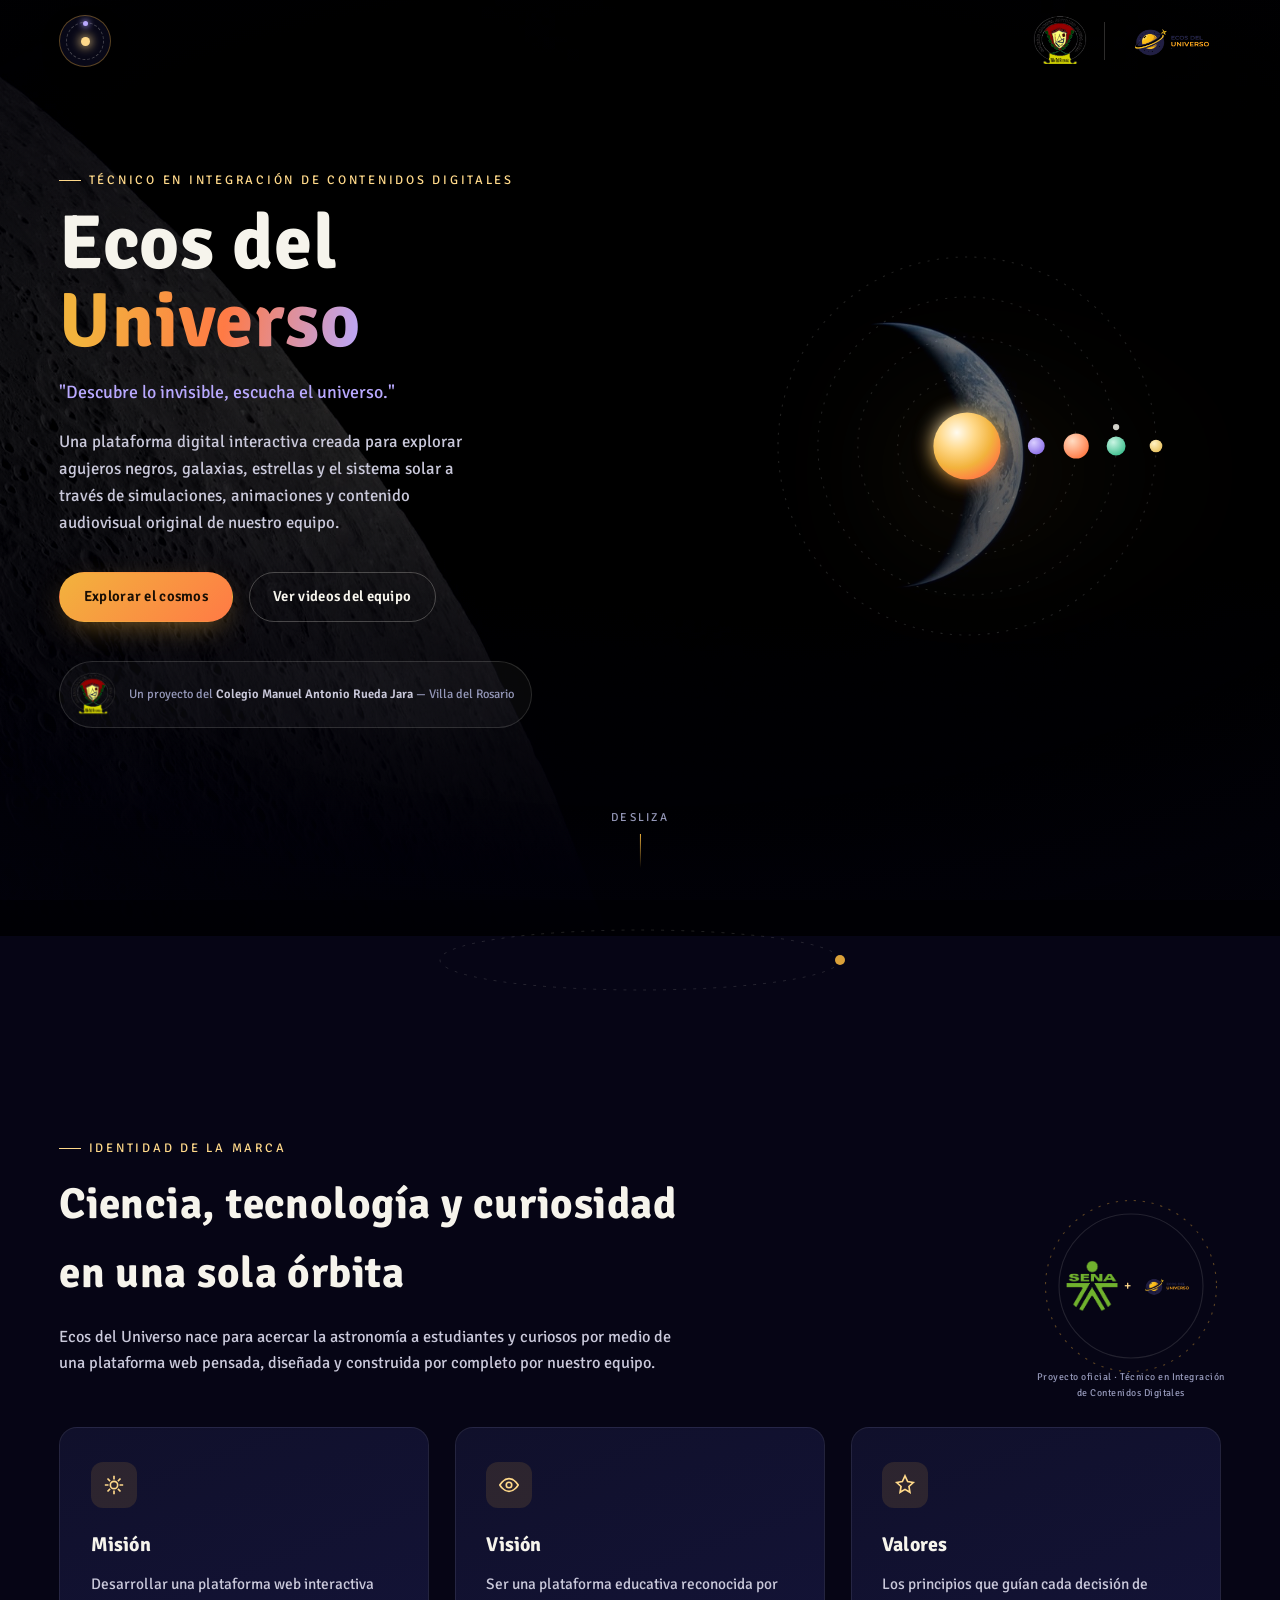
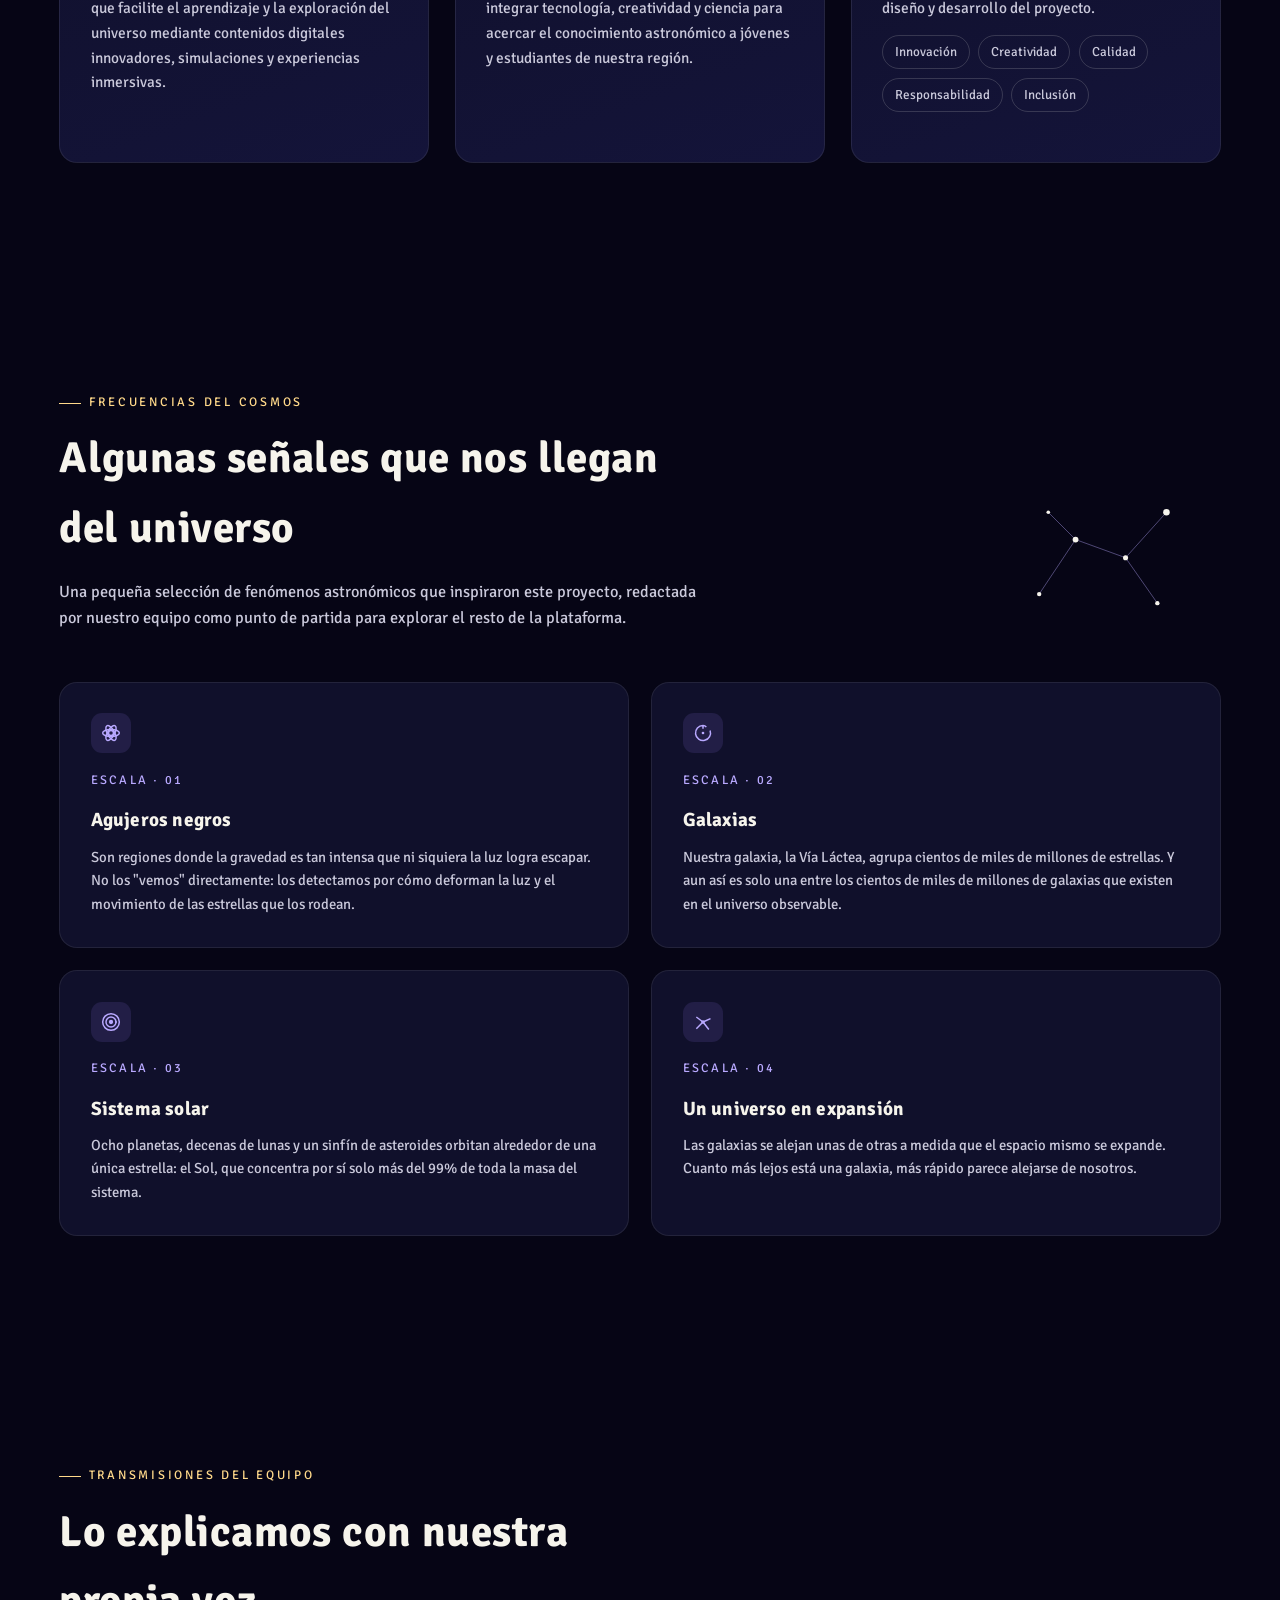
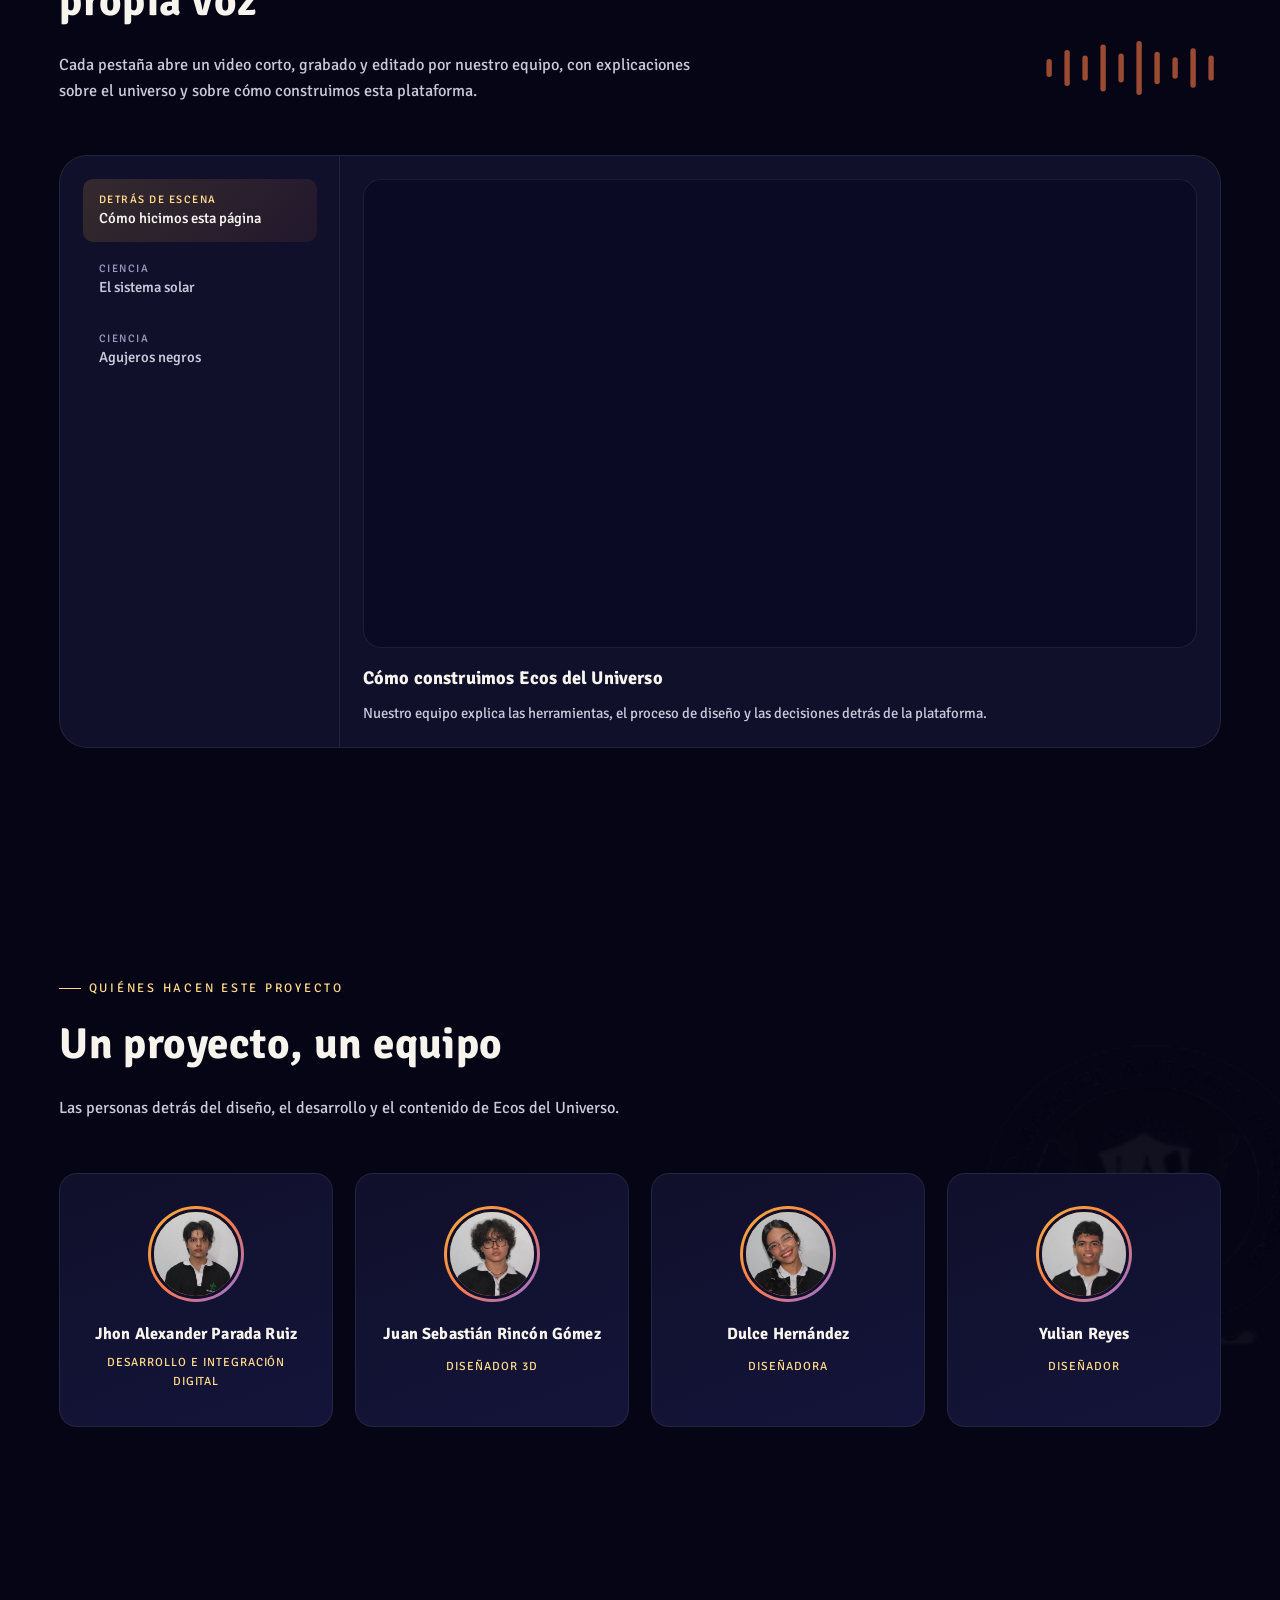
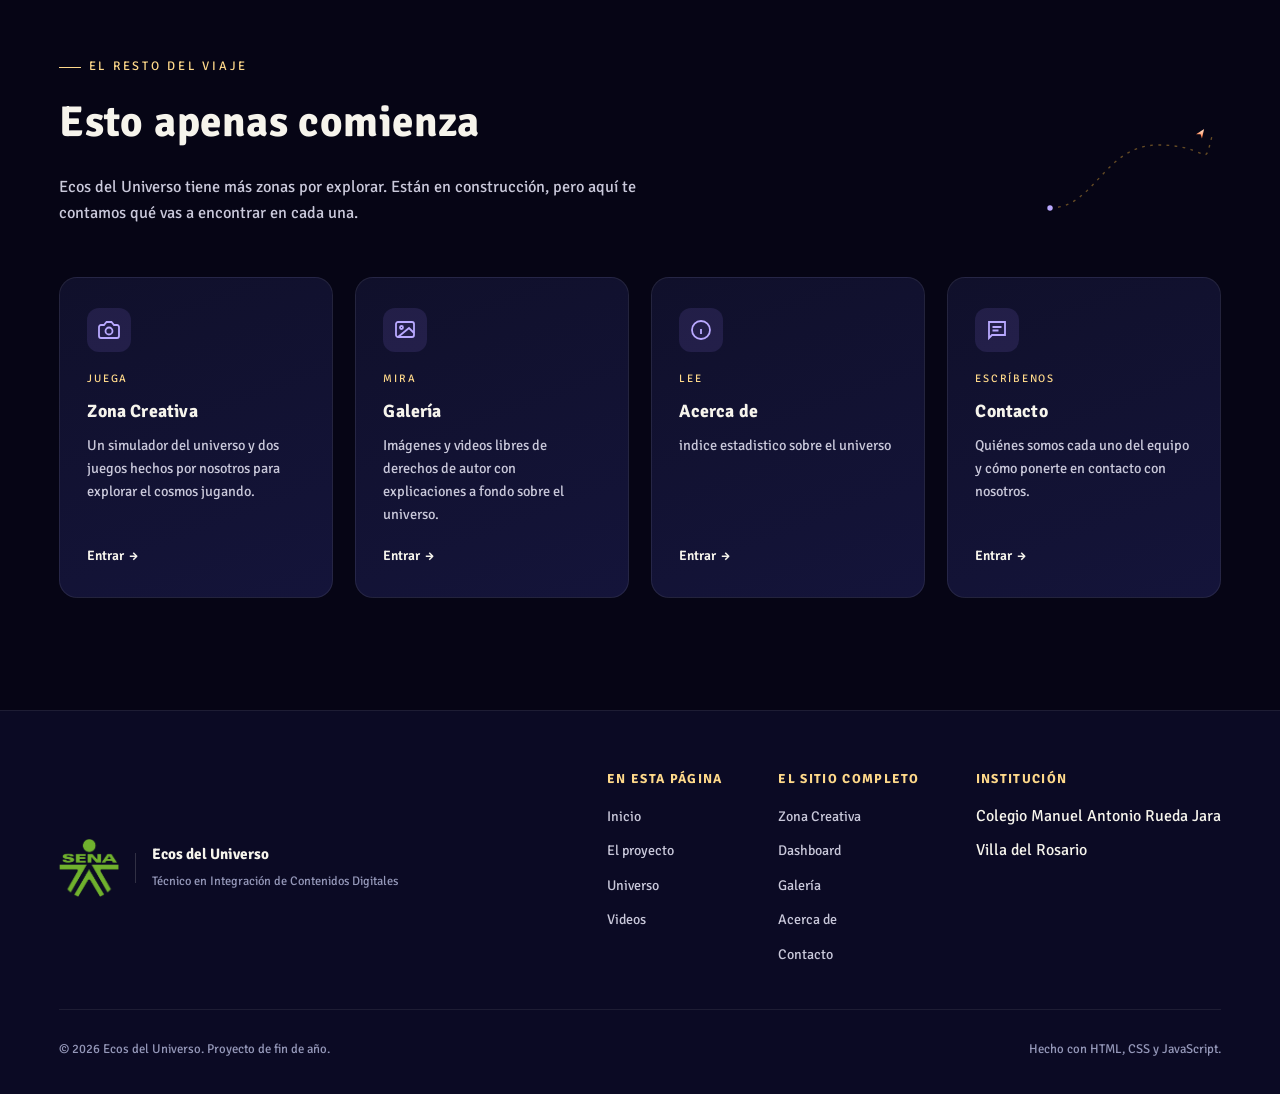
<file: index.html>
<!DOCTYPE html>
<html lang="es">
<head>
<meta charset="UTF-8">
<meta name="viewport" content="width=device-width, initial-scale=1.0">
<title>Ecos del Universo | Exploración Digital del Cosmos</title>
<meta name="description" content="Ecos del Universo: plataforma educativa interactiva para explorar galaxias, agujeros negros y el sistema solar. Proyecto del Colegio Manuel Antonio Rueda Jara.">
<link rel="icon" href="Imagenes/logo-removebg-preview.png">
<link rel="stylesheet" href="index.css">
    <link rel="icon" type="image/png" href="Imagenes/logo-removebg-preview.png">
</head>
<body>

<canvas id="estrellas"></canvas>
<div class="fondo-inmersivo" aria-hidden="true">
  <div class="fondo-capa is-activa" data-fondo="hero" style="background-image:url('Imagenes/nasa1.jpg')"></div>
  <div class="fondo-capa" data-fondo="proyecto" style="background-image:url('Imagenes/nasa2.jpg')"></div>
  <div class="fondo-capa" data-fondo="universo" style="background-image:url('Imagenes/nasa3.jpg')"></div>
  <div class="fondo-capa" data-fondo="videos" style="background-image:url('Imagenes/nasa4.jpg')"></div>
  <div class="fondo-capa" data-fondo="equipo" style="background-image:url('Imagenes/nasa5.webp')"></div>
</div>
<div class="grano" aria-hidden="true"></div>

<!-- ============ NAVEGACIÓN ============ -->
<nav class="nav">
  <div class="wrap nav__inner">
    <!-- Menú de escritorio: botón orbital -->
    <div class="nav__orbital">
      <button class="nav__orb" id="navOrb" aria-label="Abrir menú de navegación" aria-expanded="false" aria-controls="navRadial">
        <span class="nav__orb-core"></span>
        <span class="nav__orb-sat"></span>
      </button>
      <div class="nav__radial" id="navRadial">
        <a href="index.html" class="nav__radial-item is-active" style="--i:0">
          <svg viewBox="0 0 24 24" fill="none" stroke="currentColor" stroke-width="1.8" stroke-linecap="round" stroke-linejoin="round"><path d="M3 11.5 12 4l9 7.5"/><path d="M5 10v9h14v-9"/><path d="M9.5 19v-5.5h5V19"/></svg>
          <span>Inicio</span>
        </a>
        <a href="Zona Creativa.html" class="nav__radial-item" style="--i:1">
          <svg viewBox="0 0 24 24" fill="none" stroke="currentColor" stroke-width="1.8" stroke-linecap="round" stroke-linejoin="round"><path d="M12 3a9 9 0 1 0 9 9c0-1-.8-1.6-1.8-1.6h-2.1A2.1 2.1 0 0 1 15 8.3V7c0-1.5-1.3-2.6-3-4Z"/><circle cx="8.2" cy="11" r="1"/><circle cx="12" cy="7.8" r="1"/><circle cx="15.5" cy="12" r="1"/><circle cx="9.3" cy="15" r="1"/></svg>
          <span>Zona Creativa</span>
        </a>
        <a href="Dasaboard.html" class="nav__radial-item" style="--i:2">
          <svg viewBox="0 0 24 24" fill="none" stroke="currentColor" stroke-width="1.8" stroke-linecap="round" stroke-linejoin="round"><path d="M4 20V10M12 20V4M20 20v-7"/></svg>
          <span>Dashboard</span>
        </a>
        <a href="Galeria.html" class="nav__radial-item" style="--i:3">
          <svg viewBox="0 0 24 24" fill="none" stroke="currentColor" stroke-width="1.8" stroke-linecap="round" stroke-linejoin="round"><rect x="3.5" y="4.5" width="17" height="15" rx="2.5"/><circle cx="8.5" cy="9.5" r="1.5"/><path d="m5 17 4.5-5 3 3 3.5-4.5L20 16"/></svg>
          <span>Galería</span>
        </a>
        <a href="Acerca.html" class="nav__radial-item" style="--i:4">
          <svg viewBox="0 0 24 24" fill="none" stroke="currentColor" stroke-width="1.8" stroke-linecap="round" stroke-linejoin="round"><circle cx="12" cy="12" r="8.5"/><path d="M12 11v5.5M12 8v.01"/></svg>
          <span>Acerca de</span>
        </a>
      </div>
    </div>

    <!-- Menú de celular: botón hamburguesa -->
    <button class="nav__toggle" aria-label="Abrir menú" aria-expanded="false">☰</button>

    <ul class="nav__links" id="navLinks">
      <li><a href="index.html" class="is-active">Inicio</a></li>
      <li><a href="Zona Creativa.html">Zona Creativa</a></li>
      <li><a href="Dasaboard.html">Dashboard</a></li>
      <li><a href="Galeria.html">Galería</a></li>
      <li><a href="Acerca.html">Acerca de</a></li>
    </ul>

    <div class="nav__brands">
      <img src="Imagenes/logo_colegio-removebg-preview.png" alt="Escudo del Colegio Manuel Antonio Rueda Jara">
      <div class="nav__divider"></div>
      <img src="Imagenes/logo-removebg-preview.png" alt="Logotipo Ecos del Universo" class="nav__logo-ecos">
    </div>
  </div>
</nav>
<div class="nav-overlay" hidden></div>

<main>

  <!-- ============ HERO ============ -->
  <section class="hero" id="inicio">
    <div class="wrap hero__inner">
      <div class="hero__texto">
        <span class="eyebrow">Técnico en Integración de Contenidos Digitales</span>
        <h1>Ecos del<br><span class="accent">Universo</span></h1>
        <p class="hero__eslogan">"Descubre lo invisible, escucha el universo."</p>
        <p class="lead">Una plataforma digital interactiva creada para explorar agujeros negros, galaxias, estrellas y el sistema solar a través de simulaciones, animaciones y contenido audiovisual original de nuestro equipo.</p>
        <div class="hero__cta">
          <a href="#universo" class="btn btn--solid">Explorar el cosmos</a>
          <a href="#videos" class="btn btn--ghost">Ver videos del equipo</a>
        </div>

        <div class="hero__insignia">
          <img src="Imagenes/logo_colegio-removebg-preview.png" alt="Escudo del Colegio Manuel Antonio Rueda Jara">
          <span>Un proyecto del <strong>Colegio Manuel Antonio Rueda Jara</strong> — Villa del Rosario</span>
        </div>
      </div>

      <div class="hero__stage">
        <svg class="sistema-solar" viewBox="0 0 400 400" xmlns="http://www.w3.org/2000/svg">
          <defs>
            <radialGradient id="gradSol" cx="35%" cy="30%" r="75%">
              <stop offset="0%" stop-color="#FFFBEF"/>
              <stop offset="35%" stop-color="#FFD98A"/>
              <stop offset="70%" stop-color="#F2B33D"/>
              <stop offset="100%" stop-color="#FF7A45"/>
            </radialGradient>
            <radialGradient id="gradPlaneta1" cx="35%" cy="30%" r="75%">
              <stop offset="0%" stop-color="#D9CEFF"/>
              <stop offset="100%" stop-color="#8C6FE8"/>
            </radialGradient>
            <radialGradient id="gradPlaneta2" cx="35%" cy="30%" r="75%">
              <stop offset="0%" stop-color="#FFDCC2"/>
              <stop offset="100%" stop-color="#FF7A45"/>
            </radialGradient>
            <radialGradient id="gradPlaneta3" cx="35%" cy="30%" r="75%">
              <stop offset="0%" stop-color="#C9F5E3"/>
              <stop offset="100%" stop-color="#3FBF8F"/>
            </radialGradient>
            <radialGradient id="gradPlaneta4" cx="35%" cy="30%" r="75%">
              <stop offset="0%" stop-color="#FFF1C2"/>
              <stop offset="100%" stop-color="#E8C15E"/>
            </radialGradient>
            <filter id="brilloSol" x="-80%" y="-80%" width="260%" height="260%">
              <feGaussianBlur stdDeviation="9" result="blur"/>
              <feMerge>
                <feMergeNode in="blur"/>
                <feMergeNode in="SourceGraphic"/>
              </feMerge>
            </filter>
          </defs>

          <!-- Órbitas guía -->
          <circle cx="200" cy="200" r="66" class="orbita-guia"/>
          <circle cx="200" cy="200" r="104" class="orbita-guia"/>
          <circle cx="200" cy="200" r="142" class="orbita-guia"/>
          <circle cx="200" cy="200" r="180" class="orbita-guia"/>

          <!-- Sol -->
          <circle cx="200" cy="200" r="32" fill="url(#gradSol)" class="sol" filter="url(#brilloSol)"/>

          <!-- Planetas orbitando (cada grupo gira a su propia velocidad) -->
          <g class="orbita orbita--1">
            <circle cx="266" cy="200" r="8" fill="url(#gradPlaneta1)"/>
          </g>
          <g class="orbita orbita--2">
            <circle cx="304" cy="200" r="12" fill="url(#gradPlaneta2)"/>
          </g>
          <g class="orbita orbita--3">
            <circle cx="342" cy="200" r="9" fill="url(#gradPlaneta3)"/>
            <circle cx="342" cy="182" r="3" fill="#F6F4EC" opacity="0.85"/>
          </g>
          <g class="orbita orbita--4">
            <circle cx="380" cy="200" r="6" fill="url(#gradPlaneta4)"/>
          </g>
        </svg>
      </div>
    </div>

    <div class="scrollcue">
      <span>Desliza</span>
      <div class="scrollcue__line"></div>
    </div>
  </section>

  <!-- ============ DIVISOR ORBITAL ============ -->
  <div class="orbita-divisor" aria-hidden="true">
    <svg viewBox="0 0 480 120" xmlns="http://www.w3.org/2000/svg">
      <ellipse cx="240" cy="60" rx="200" ry="30" fill="none" stroke="rgba(246,244,236,0.15)" stroke-width="1" stroke-dasharray="3 7"/>
      <g class="punto">
        <circle cx="440" cy="60" r="5" fill="#F2B33D"/>
      </g>
    </svg>
  </div>

  <!-- ============ SOBRE EL PROYECTO ============ -->
  <section id="proyecto">
    <div class="wrap">
      <div class="section__head-row">
        <div class="section__head reveal">
          <span class="eyebrow">Identidad de la marca</span>
          <h2>Ciencia, tecnología y curiosidad en una sola órbita</h2>
          <p>Ecos del Universo nace para acercar la astronomía a estudiantes y curiosos por medio de una plataforma web pensada, diseñada y construida por completo por nuestro equipo.</p>
        </div>

        <div class="sello reveal">
          <svg class="sello__anillo" viewBox="0 0 160 160" aria-hidden="true">
            <circle cx="80" cy="80" r="76" fill="none" stroke="rgba(242,179,61,0.35)" stroke-width="1" stroke-dasharray="2 6"/>
            <circle cx="80" cy="80" r="64" fill="none" stroke="rgba(246,244,236,0.12)" stroke-width="1"/>
          </svg>
          <div class="sello__logos">
            <img src="Imagenes/images-removebg-preview.png" alt="Escudo del Colegio Manuel Antonio Rueda Jara">
            <span class="sello__mas">+</span>
            <img src="Imagenes/logo-removebg-preview.png" alt="Logotipo Ecos del Universo" class="sello__ecos">
          </div>
          <span class="sello__texto">Proyecto oficial · Técnico en Integración de Contenidos Digitales</span>
        </div>
      </div>

      <div class="grid-3">
        <article class="card reveal">
          <div class="card__icon">
            <svg width="22" height="22" viewBox="0 0 24 24" fill="none" stroke="currentColor" stroke-width="1.8"><path d="M12 2v4M12 18v4M4.9 4.9l2.8 2.8M16.3 16.3l2.8 2.8M2 12h4M18 12h4M4.9 19.1l2.8-2.8M16.3 7.7l2.8-2.8"/><circle cx="12" cy="12" r="4"/></svg>
          </div>
          <h3>Misión</h3>
          <p>Desarrollar una plataforma web interactiva que facilite el aprendizaje y la exploración del universo mediante contenidos digitales innovadores, simulaciones y experiencias inmersivas.</p>
        </article>

        <article class="card reveal">
          <div class="card__icon">
            <svg width="22" height="22" viewBox="0 0 24 24" fill="none" stroke="currentColor" stroke-width="1.8"><path d="M2 12s4-7 10-7 10 7 10 7-4 7-10 7-10-7-10-7Z"/><circle cx="12" cy="12" r="3"/></svg>
          </div>
          <h3>Visión</h3>
          <p>Ser una plataforma educativa reconocida por integrar tecnología, creatividad y ciencia para acercar el conocimiento astronómico a jóvenes y estudiantes de nuestra región.</p>
        </article>

        <article class="card reveal">
          <div class="card__icon">
            <svg width="22" height="22" viewBox="0 0 24 24" fill="none" stroke="currentColor" stroke-width="1.8"><path d="m12 2 2.9 6.3L21 9.3l-4.7 4.3L17.4 20 12 16.8 6.6 20l1.1-6.4L3 9.3l6.1-1z"/></svg>
          </div>
          <h3>Valores</h3>
          <p>Los principios que guían cada decisión de diseño y desarrollo del proyecto.</p>
          <ul class="valores-lista">
            <li>Innovación</li><li>Creatividad</li><li>Calidad</li><li>Responsabilidad</li><li>Inclusión</li>
          </ul>
        </article>
      </div>
    </div>
  </section>

  <!-- ============ DATOS DEL UNIVERSO ============ -->
  <section id="universo">
    <div class="wrap">
      <div class="section__head-row">
        <div class="section__head reveal">
          <span class="eyebrow">Frecuencias del cosmos</span>
          <h2>Algunas señales que nos llegan del universo</h2>
          <p>Una pequeña selección de fenómenos astronómicos que inspiraron este proyecto, redactada por nuestro equipo como punto de partida para explorar el resto de la plataforma.</p>
        </div>

        <svg class="constelacion reveal" viewBox="0 0 220 160" aria-hidden="true">
          <g stroke="rgba(185,169,255,0.45)" stroke-width="1">
            <line x1="20" y1="120" x2="60" y2="60"/>
            <line x1="60" y1="60" x2="115" y2="80"/>
            <line x1="115" y1="80" x2="160" y2="30"/>
            <line x1="115" y1="80" x2="150" y2="130"/>
            <line x1="60" y1="60" x2="30" y2="30"/>
          </g>
          <g fill="#F6F4EC">
            <circle cx="20" cy="120" r="2.4"/>
            <circle cx="60" cy="60" r="3.2"/>
            <circle cx="115" cy="80" r="2.8"/>
            <circle cx="160" cy="30" r="3.6"/>
            <circle cx="150" cy="130" r="2.4"/>
            <circle cx="30" cy="30" r="2"/>
          </g>
        </svg>
      </div>

      <div class="grid-datos">
        <article class="dato reveal">
          <div class="dato__icono">
            <svg width="20" height="20" viewBox="0 0 24 24" fill="none" stroke="currentColor" stroke-width="1.8"><circle cx="12" cy="12" r="3"/><ellipse cx="12" cy="12" rx="10" ry="4.2"/><ellipse cx="12" cy="12" rx="10" ry="4.2" transform="rotate(60 12 12)"/><ellipse cx="12" cy="12" rx="10" ry="4.2" transform="rotate(120 12 12)"/></svg>
          </div>
          <span class="dato__num">Escala · 01</span>
          <div>
            <h3>Agujeros negros</h3>
            <p>Son regiones donde la gravedad es tan intensa que ni siquiera la luz logra escapar. No los "vemos" directamente: los detectamos por cómo deforman la luz y el movimiento de las estrellas que los rodean.</p>
          </div>
        </article>

        <article class="dato reveal">
          <div class="dato__icono">
            <svg width="20" height="20" viewBox="0 0 24 24" fill="none" stroke="currentColor" stroke-width="1.8"><path d="M12 3a9 9 0 1 0 8.5 6M12 3v4M12 3a5 5 0 0 1 4 2"/><circle cx="12" cy="12" r="1.6" fill="currentColor" stroke="none"/></svg>
          </div>
          <span class="dato__num">Escala · 02</span>
          <div>
            <h3>Galaxias</h3>
            <p>Nuestra galaxia, la Vía Láctea, agrupa cientos de miles de millones de estrellas. Y aun así es solo una entre los cientos de miles de millones de galaxias que existen en el universo observable.</p>
          </div>
        </article>

        <article class="dato reveal">
          <div class="dato__icono">
            <svg width="20" height="20" viewBox="0 0 24 24" fill="none" stroke="currentColor" stroke-width="1.8"><circle cx="12" cy="12" r="2.6" fill="currentColor" stroke="none"/><circle cx="12" cy="12" r="6"/><circle cx="12" cy="12" r="10"/><circle cx="18" cy="12" r="1.1" fill="currentColor" stroke="none"/></svg>
          </div>
          <span class="dato__num">Escala · 03</span>
          <div>
            <h3>Sistema solar</h3>
            <p>Ocho planetas, decenas de lunas y un sinfín de asteroides orbitan alrededor de una única estrella: el Sol, que concentra por sí solo más del 99% de toda la masa del sistema.</p>
          </div>
        </article>

        <article class="dato reveal">
          <div class="dato__icono">
            <svg width="20" height="20" viewBox="0 0 24 24" fill="none" stroke="currentColor" stroke-width="1.8"><circle cx="12" cy="12" r="2.2" fill="currentColor" stroke="none"/><path d="M12 12 4 6M12 12l9-4M12 12l-8 8M12 12l7 9"/></svg>
          </div>
          <span class="dato__num">Escala · 04</span>
          <div>
            <h3>Un universo en expansión</h3>
            <p>Las galaxias se alejan unas de otras a medida que el espacio mismo se expande. Cuanto más lejos está una galaxia, más rápido parece alejarse de nosotros.</p>
          </div>
        </article>
      </div>
    </div>
  </section>

  <!-- ============ VIDEOS EXPLICATIVOS ============ -->
 <section id="videos">
  <div class="wrap">
    <div class="section__head-row">
      <div class="section__head reveal">
        <span class="eyebrow">Transmisiones del equipo</span>
        <h2>Lo explicamos con nuestra propia voz</h2>
        <p>Cada pestaña abre un video corto, grabado y editado por nuestro equipo, con explicaciones sobre el universo y sobre cómo construimos esta plataforma.</p>
      </div>

      <svg class="ondas reveal" viewBox="0 0 200 80" aria-hidden="true">
        <g fill="rgba(255,122,69,0.6)">
          <rect class="onda-barra" x="6" y="30" width="6" height="20" rx="3" style="animation-delay:0s"/>
          <rect class="onda-barra" x="26" y="20" width="6" height="40" rx="3" style="animation-delay:0.15s"/>
          <rect class="onda-barra" x="46" y="26" width="6" height="28" rx="3" style="animation-delay:0.3s"/>
          <rect class="onda-barra" x="66" y="14" width="6" height="52" rx="3" style="animation-delay:0.45s"/>
          <rect class="onda-barra" x="86" y="24" width="6" height="32" rx="3" style="animation-delay:0.2s"/>
          <rect class="onda-barra" x="106" y="10" width="6" height="60" rx="3" style="animation-delay:0.5s"/>
          <rect class="onda-barra" x="126" y="22" width="6" height="36" rx="3" style="animation-delay:0.1s"/>
          <rect class="onda-barra" x="146" y="28" width="6" height="24" rx="3" style="animation-delay:0.35s"/>
          <rect class="onda-barra" x="166" y="18" width="6" height="44" rx="3" style="animation-delay:0.25s"/>
          <rect class="onda-barra" x="186" y="26" width="6" height="28" rx="3" style="animation-delay:0.4s"/>
        </g>
      </svg>
    </div>

    <div class="video-panel reveal">

      <ul class="video-tabs">

        <li>
          <button
            class="is-active"
            data-titulo="Cómo construimos Ecos del Universo"
            data-descripcion="Nuestro equipo explica las herramientas, el proceso de diseño y las decisiones detrás de la plataforma."
            data-src="https://www.youtube.com/embed/oOc5sNaWFyA">
            <small>Detrás de escena</small>
            Cómo hicimos esta página
          </button>
        </li>

        <li>
          <button
            data-titulo="El sistema solar, explicado por el equipo"
            data-descripcion="Un recorrido corto por los planetas, sus órbitas y las curiosidades que más nos sorprendieron al investigar."
            data-src="https://www.youtube.com/embed/Fxrx6xi0qNg">
            <small>Ciencia</small>
            El sistema solar
          </button>
        </li>

        <li>
          <button
            data-titulo="Agujeros negros: lo que sabemos hasta hoy"
            data-descripcion="Explicamos, con nuestras propias palabras, qué son los agujeros negros y por qué son tan difíciles de observar."
            data-src="https://www.youtube.com/embed/MxD_iE1PFoY">
            <small>Ciencia</small>
            Agujeros negros
          </button>
        </li>

      </ul>

      <div class="video-stage">

        <div class="video-frame">
          <iframe
            id="video-youtube"
            width="100%"
            height="100%"
            src="https://www.youtube.com/embed/oOc5sNaWFyA"
            title="Cómo construimos Ecos del Universo"
            frameborder="0"
            allow="accelerometer; autoplay; clipboard-write; encrypted-media; gyroscope; picture-in-picture; web-share"
            referrerpolicy="strict-origin-when-cross-origin"
            allowfullscreen>
          </iframe>
        </div>

        <div class="video-caption">
          <h3>Cómo construimos Ecos del Universo</h3>
          <p>Nuestro equipo explica las herramientas, el proceso de diseño y las decisiones detrás de la plataforma.</p>
        </div>

      </div>

    </div>
  </div>
</section>

  <!-- ============ EQUIPO ============ -->
  <section id="equipo">
    <div class="wrap">
      <img class="equipo__marca-agua" src="Imagenes/logo_colegio-removebg-preview.png" alt="" aria-hidden="true">
      <div class="section__head reveal">
        <span class="eyebrow">Quiénes hacen este proyecto</span>
        <h2>Un proyecto, un equipo</h2>
        <p>Las personas detrás del diseño, el desarrollo y el contenido de Ecos del Universo.</p>
      </div>

      <div class="equipo-grid">
        <article class="equipo-card reveal">
          <div class="equipo-card__foto">
            <img src="Imagenes/Alexander.jpeg" onerror="this.src='Imagenes/logo_colegio-removebg-preview.png'" alt="Foto de Jhon Alexander Parada Ruiz">
          </div>
          <h3>Jhon Alexander Parada Ruiz</h3>
          <span class="equipo-card__rol">Desarrollo e integración digital</span>
        </article>

        <article class="equipo-card reveal">
          <div class="equipo-card__foto">
            <img src="Imagenes/sebas.jpeg" onerror="this.src='Imagenes/logo_colegio-removebg-preview.png'" alt="Foto de Juan Sebastián Rincón Gómez">
          </div>
          <h3>Juan Sebastián Rincón Gómez</h3>
          <span class="equipo-card__rol">Diseñador 3D</span>
        </article>

        <article class="equipo-card reveal">
          <div class="equipo-card__foto">
            <img src="Imagenes/Dulce.jpeg" onerror="this.src='Imagenes/logo_colegio-removebg-preview.png'" alt="Foto de Dulce Hernández">
          </div>
          <h3>Dulce Hernández</h3>
          <span class="equipo-card__rol">Diseñadora</span>
        </article>

        <article class="equipo-card reveal">
          <div class="equipo-card__foto">
            <img src="Imagenes/Jugador.jpeg" onerror="this.src='Imagenes/logo_colegio-removebg-preview.png'" alt="Foto de Yulian Reyes">
          </div>
          <h3>Yulian Reyes</h3>
          <span class="equipo-card__rol">Diseñador</span>
        </article>
      </div>
    </div>
  </section>

  <!-- ============ EXPLORA EL SITIO ============ -->
  <section id="explora">
    <div class="wrap">
      <div class="section__head-row">
        <div class="section__head reveal">
          <span class="eyebrow">El resto del viaje</span>
          <h2>Esto apenas comienza</h2>
          <p>Ecos del Universo tiene más zonas por explorar. Están en construcción, pero aquí te contamos qué vas a encontrar en cada una.</p>
        </div>

        <svg class="trayectoria reveal" viewBox="0 0 200 120" aria-hidden="true">
          <path d="M10 100 C 60 100, 70 30, 130 30 S 180 60, 190 20" fill="none" stroke="rgba(242,179,61,0.4)" stroke-width="1.5" stroke-dasharray="3 6"/>
          <circle cx="10" cy="100" r="3" fill="var(--nebula-soft)"/>
          <g transform="translate(178,10) rotate(35)">
            <path d="M0 10 L4 0 L8 10 L4 7 Z" fill="url(#gradPlaneta2)"/>
          </g>
        </svg>
      </div>

      <div class="grid-explora">
        <a href="Zona_Creativa.html" class="explora-card reveal">
          <div class="explora-card__icono">
            <svg width="24" height="24" viewBox="0 0 24 24" fill="none" stroke="currentColor" stroke-width="1.8"><path d="M14.5 4h-5L7 7H4a2 2 0 0 0-2 2v9a2 2 0 0 0 2 2h16a2 2 0 0 0 2-2V9a2 2 0 0 0-2-2h-3l-2.5-3Z"/><circle cx="12" cy="13" r="3.5"/></svg>
          </div>
          <span class="explora-card__tag">Juega</span>
          <h3>Zona Creativa</h3>
          <p>Un simulador del universo y dos juegos hechos por nosotros para explorar el cosmos jugando.</p>
          <span class="explora-card__ir">Entrar →</span>
        </a>

        <a href="Galeria.html" class="explora-card reveal">
          <div class="explora-card__icono">
            <svg width="24" height="24" viewBox="0 0 24 24" fill="none" stroke="currentColor" stroke-width="1.8"><rect x="3" y="4" width="18" height="15" rx="2"/><circle cx="8.5" cy="9.5" r="1.5"/><path d="m21 15-5-5L5 19"/></svg>
          </div>
          <span class="explora-card__tag">Mira</span>
          <h3>Galería</h3>
          <p>Imágenes y videos libres de derechos de autor con explicaciones a fondo sobre el universo.</p>
          <span class="explora-card__ir">Entrar →</span>
        </a>

        <a href="Dasaboard.html" class="explora-card reveal">
          <div class="explora-card__icono">
            <svg width="24" height="24" viewBox="0 0 24 24" fill="none" stroke="currentColor" stroke-width="1.8"><circle cx="12" cy="12" r="9"/><path d="M12 11v5M12 8h.01"/></svg>
          </div>
          <span class="explora-card__tag">Lee</span>
          <h3>Acerca de</h3>
          <p>indice estadistico sobre el universo </p>
          <span class="explora-card__ir">Entrar →</span>
        </a>

        <a href="acerca.html#contacto" class="explora-card reveal">
          <div class="explora-card__icono">
            <svg width="24" height="24" viewBox="0 0 24 24" fill="none" stroke="currentColor" stroke-width="1.8"><path d="M4 4h16v13H7l-3 3V4Z"/><path d="M7.5 9h9M7.5 12.5h6"/></svg>
          </div>
          <span class="explora-card__tag">Escríbenos</span>
          <h3>Contacto</h3>
          <p>Quiénes somos cada uno del equipo y cómo ponerte en contacto con nosotros.</p>
          <span class="explora-card__ir">Entrar →</span>
        </a>
      </div>
    </div>
  </section>

</main>

<!-- ============ PIE DE PÁGINA ============ -->
<footer>
  <div class="wrap">
    <div class="footer__top">
      <div class="footer__brand">
        <img src="Imagenes/images-removebg-preview.png" alt="Escudo del colegio">
        <div class="sep"></div>
        <div>
          <strong>Ecos del Universo</strong><br>
          <small>Técnico en Integración de Contenidos Digitales</small>
        </div>
      </div>

      <div class="footer__cols">
        <div class="footer__col">
          <h4>En esta página</h4>
          <ul>
            <li><a href="#inicio">Inicio</a></li>
            <li><a href="#proyecto">El proyecto</a></li>
            <li><a href="#universo">Universo</a></li>
            <li><a href="#videos">Videos</a></li>
          </ul>
        </div>
        <div class="footer__col">
          <h4>El sitio completo</h4>
          <ul>
            <li><a href="Zona_Creativa.html">Zona Creativa</a></li>
            <li><a href="Dasaboard.html">Dashboard</a></li>
            <li><a href="Galeria.html">Galería</a></li>
            <li><a href="Acerca.html">Acerca de</a></li>
            <li><a href="acerca.html#contacto">Contacto</a></li>
          </ul>
        </div>
        <div class="footer__col">
          <h4>Institución</h4>
          <ul>
            <li>Colegio Manuel Antonio Rueda Jara</li>
            <li>Villa del Rosario</li>
          </ul>
        </div>
      </div>
    </div>

    <div class="footer__bottom">
      <span>© <span id="anio-actual"></span> Ecos del Universo. Proyecto de fin de año.</span>
      <span>Hecho con HTML, CSS y JavaScript.</span>
    </div>
  </div>
</footer>

<script>
/* =========================================================
   ECOS DEL UNIVERSO — JavaScript
   Comportamiento compartido por todas las páginas del sitio.
   ========================================================= */

document.addEventListener('DOMContentLoaded', () => {
  iniciarFondoEstrellas();
  iniciarNav();
  iniciarMenuOrbital();
  iniciarRevelado();
  iniciarPestanasVideo();
  iniciarFondoInmersivo();
  document.getElementById('anio-actual').textContent = new Date().getFullYear();
});

/* ---------------------------------------------------------
   1) Fondo animado de estrellas + polvo cósmico (canvas)
   --------------------------------------------------------- */
function iniciarFondoEstrellas() {
  const canvas = document.getElementById('estrellas');
  if (!canvas) return;
  const ctx = canvas.getContext('2d');
  const prefiereReducido = window.matchMedia('(prefers-reduced-motion: reduce)').matches;

  let ancho, alto, estrellas;
  // Mientras el usuario hace scroll, congelamos el fondo (el parpadeo es
  // sutil y no se nota la pausa) para dejarle todo el hilo principal al
  // scroll y evitar que la pagina se sienta trabada en celular.
  let desplazando = false;
  let temporizadorScroll = null;
  let ultimoFrame = 0;
  const intervaloFrame = 1000 / 30; // 30fps de reposo: de sobra para un parpadeo sutil

  function crearEstrellas() {
    const cantidad = Math.floor((ancho * alto) / 9000);
    estrellas = Array.from({ length: cantidad }, () => ({
      x: Math.random() * ancho,
      y: Math.random() * alto,
      radio: Math.random() * 1.3 + 0.2,
      fase: Math.random() * Math.PI * 2,
      velocidad: Math.random() * 0.015 + 0.004,
      deriva: Math.random() * 0.15 + 0.02
    }));
  }

  function ajustarTamano() {
    ancho = canvas.width = window.innerWidth;
    alto = canvas.height = window.innerHeight;
    crearEstrellas();
  }

  function dibujar(t) {
    requestAnimationFrame(dibujar);
    if (desplazando) return;
    if (t - ultimoFrame < intervaloFrame) return;
    ultimoFrame = t;

    ctx.clearRect(0, 0, ancho, alto);
    for (const e of estrellas) {
      const brillo = 0.55 + Math.sin(t * e.velocidad + e.fase) * 0.45;
      ctx.beginPath();
      ctx.arc(e.x, e.y, e.radio, 0, Math.PI * 2);
      ctx.fillStyle = `rgba(246,244,236,${Math.max(brillo, 0.08)})`;
      ctx.fill();
      if (!prefiereReducido) {
        e.y += e.deriva * 0.05;
        if (e.y > alto) e.y = 0;
      }
    }
  }

  function alEmpezarScroll() {
    desplazando = true;
    clearTimeout(temporizadorScroll);
    temporizadorScroll = setTimeout(() => { desplazando = false; }, 200);
  }

  window.addEventListener('resize', ajustarTamano);
  window.addEventListener('scroll', alEmpezarScroll, { passive: true });
  ajustarTamano();
  requestAnimationFrame(dibujar);
}

/* ---------------------------------------------------------
   2) Navegación: fondo sólido al hacer scroll + menú móvil
   --------------------------------------------------------- */
function iniciarNav() {
  const nav = document.querySelector('.nav');
  const toggle = document.querySelector('.nav__toggle');
  const links = document.querySelector('.nav__links');
  const overlay = document.querySelector('.nav-overlay');
  if (!nav) return;

  const marcarSolido = () => {
    nav.classList.toggle('nav--solid', window.scrollY > 40);
  };
  marcarSolido();
  window.addEventListener('scroll', marcarSolido, { passive: true });

  if (toggle && links && overlay) {
    const abrirMenu = () => {
      links.classList.add('is-open');
      overlay.hidden = false;
      requestAnimationFrame(() => overlay.classList.add('is-open'));
      toggle.textContent = '✕';
      toggle.setAttribute('aria-expanded', 'true');
      document.body.classList.add('menu-abierto');
    };

    const cerrarMenu = () => {
      links.classList.remove('is-open');
      overlay.classList.remove('is-open');
      toggle.textContent = '☰';
      toggle.setAttribute('aria-expanded', 'false');
      document.body.classList.remove('menu-abierto');
      setTimeout(() => { if (!overlay.classList.contains('is-open')) overlay.hidden = true; }, 300);
    };

    toggle.addEventListener('click', () => {
      const yaAbierto = links.classList.contains('is-open');
      yaAbierto ? cerrarMenu() : abrirMenu();
    });

    // Cierra al tocar el fondo oscuro
    overlay.addEventListener('click', cerrarMenu);

    // Cierra al tocar un enlace
    links.querySelectorAll('a').forEach((enlace) => {
      enlace.addEventListener('click', cerrarMenu);
    });

    // Cierra con la tecla Escape
    document.addEventListener('keydown', (e) => {
      if (e.key === 'Escape' && links.classList.contains('is-open')) cerrarMenu();
    });

    // Si la ventana crece a tamaño de escritorio, cierra el menú móvil
    window.addEventListener('resize', () => {
      if (window.innerWidth > 980 && links.classList.contains('is-open')) cerrarMenu();
    });
  }

  // Resalta el enlace de la sección visible (solo aplica en páginas con anclas)
  const secciones = document.querySelectorAll('main section[id]');
  const enlaces = document.querySelectorAll('.nav__links a[href^="#"]');
  if (secciones.length && enlaces.length) {
    const observer = new IntersectionObserver((entradas) => {
      entradas.forEach((entrada) => {
        if (entrada.isIntersecting) {
          enlaces.forEach((a) => a.classList.remove('is-active'));
          const activo = document.querySelector(`.nav__links a[href="#${entrada.target.id}"]`);
          if (activo) activo.classList.add('is-active');
        }
      });
    }, { rootMargin: '-45% 0px -45% 0px' });
    secciones.forEach((s) => observer.observe(s));
  }
}

/* ---------------------------------------------------------
   Menú orbital de escritorio: botón central que despliega
   los enlaces en abanico a su alrededor
   --------------------------------------------------------- */
function iniciarMenuOrbital() {
  const orb = document.getElementById('navOrb');
  const radial = document.getElementById('navRadial');
  if (!orb || !radial) return;

  const items = radial.querySelectorAll('.nav__radial-item');
  // Ángulos en grados (0° = derecha, 90° = abajo): abanico hacia abajo-derecha,
  // con más separación entre ellos para que no se encimen los círculos
  const angulos = [0, 27, 54, 81, 108];
  const radio = 120;
  const radioItem = 23; // la mitad de 46px (ancho/alto de cada círculo)
  const margen = 10;

  function calcularPosiciones() {
    const rectOrb = orb.getBoundingClientRect();
    const centroX = rectOrb.left + rectOrb.width / 2;
    const centroY = rectOrb.top + rectOrb.height / 2;

    items.forEach((item, i) => {
      const rad = (angulos[i] ?? (i * 27)) * Math.PI / 180;
      let tx = Math.cos(rad) * radio;
      let ty = Math.sin(rad) * radio;

      // Evita que el abanico se salga de la pantalla en ventanas angostas
      const minX = radioItem + margen;
      const maxX = window.innerWidth - radioItem - margen;
      const minY = radioItem + margen;
      const maxY = window.innerHeight - radioItem - margen;
      const x = Math.min(Math.max(centroX + tx, minX), maxX);
      const y = Math.min(Math.max(centroY + ty, minY), maxY);
      tx = x - centroX;
      ty = y - centroY;

      item.style.setProperty('--tx', `${tx}px`);
      item.style.setProperty('--ty', `${ty}px`);
      if (!item.style.getPropertyValue('--i')) item.style.setProperty('--i', i);
    });
  }

  calcularPosiciones();
  window.addEventListener('resize', calcularPosiciones);

  const abrir = () => {
    radial.classList.add('is-open');
    orb.setAttribute('aria-expanded', 'true');
  };
  const cerrar = () => {
    radial.classList.remove('is-open');
    orb.setAttribute('aria-expanded', 'false');
  };

  orb.addEventListener('click', (e) => {
    e.stopPropagation();
    radial.classList.contains('is-open') ? cerrar() : abrir();
  });

  // Cierra al tocar fuera del menú
  document.addEventListener('click', (e) => {
    if (radial.classList.contains('is-open') && !radial.contains(e.target) && e.target !== orb) {
      cerrar();
    }
  });

  // Cierra con Escape
  document.addEventListener('keydown', (e) => {
    if (e.key === 'Escape' && radial.classList.contains('is-open')) cerrar();
  });

  // Cierra al elegir una opción
  items.forEach((item) => item.addEventListener('click', cerrar));

  // Si la ventana baja a tamaño de celular, cierra el menú orbital
  window.addEventListener('resize', () => {
    if (window.innerWidth <= 980 && radial.classList.contains('is-open')) cerrar();
  });
}

/* ---------------------------------------------------------
   3) Animación de aparición al hacer scroll
   --------------------------------------------------------- */
function iniciarRevelado() {
  const elementos = document.querySelectorAll('.reveal');
  if (!elementos.length) return;
  const observer = new IntersectionObserver((entradas) => {
    entradas.forEach((entrada) => {
      if (entrada.isIntersecting) {
        entrada.target.classList.add('is-visible');
        observer.unobserve(entrada.target);
      }
    });
  }, { threshold: 0.15 });
  elementos.forEach((el) => observer.observe(el));
}

/* ---------------------------------------------------------
   4) Pestañas de la sección de videos explicativos
   --------------------------------------------------------- */
function iniciarPestanasVideo() {
  const botones = document.querySelectorAll('.video-tabs button');
  const marco = document.querySelector('.video-frame');
  const titulo = document.querySelector('.video-caption h3');
  const texto = document.querySelector('.video-caption p');

  if (!botones.length || !marco) return;

  botones.forEach((btn) => {
    btn.addEventListener('click', () => {
      botones.forEach((b) => b.classList.remove('is-active'));
      btn.classList.add('is-active');

      const src = btn.dataset.src;
      const tituloVideo = btn.dataset.titulo;
      const descripcion = btn.dataset.descripcion;

      marco.innerHTML = `
        <iframe
          width="100%"
          height="100%"
          src="${src}"
          title="${tituloVideo}"
          frameborder="0"
          allow="accelerometer; autoplay; clipboard-write; encrypted-media; gyroscope; picture-in-picture; web-share"
          referrerpolicy="strict-origin-when-cross-origin"
          allowfullscreen>
        </iframe>`;

      if (titulo) titulo.textContent = tituloVideo;
      if (texto) texto.textContent = descripcion;
    });
  });
}
/* ---------------------------------------------------------
   5) Fondos inmersivos: se intercalan (crossfade) según
      la sección que esté cruzando el centro de la pantalla
   --------------------------------------------------------- */
function iniciarFondoInmersivo() {
  const capas = document.querySelectorAll('.fondo-capa');
  const secciones = document.querySelectorAll('main section[id], .hero[id]');
  if (!capas.length || !secciones.length) return;

  // Relaciona el id de cada sección con el fondo que le corresponde
  const mapaFondos = {
    inicio: 'hero',
    proyecto: 'proyecto',
    universo: 'universo',
    videos: 'videos',
    equipo: 'equipo'
  };

  const activar = (nombre) => {
    capas.forEach((capa) => {
      capa.classList.toggle('is-activa', capa.dataset.fondo === nombre);
    });
  };

  // En vez de calcular "porcentaje visible" (que favorece injustamente a las
  // secciones cortas frente a las largas), miramos directamente cual seccion
  // ocupa el centro vertical de la pantalla en cada momento: es el metodo mas
  // simple y el que da el resultado mas intuitivo.
  let ultimoActivo = null;

  function actualizarSegunScroll() {
    const centro = window.innerHeight / 2;
    let elegido = null;

    secciones.forEach((s) => {
      if (elegido) return;
      const r = s.getBoundingClientRect();
      if (r.top <= centro && r.bottom >= centro) elegido = s;
    });

    // Si el centro cae justo en un borde entre dos secciones, usamos la mas cercana
    if (!elegido) {
      let mejorDistancia = Infinity;
      secciones.forEach((s) => {
        const r = s.getBoundingClientRect();
        const distancia = Math.min(Math.abs(r.top - centro), Math.abs(r.bottom - centro));
        if (distancia < mejorDistancia) { mejorDistancia = distancia; elegido = s; }
      });
    }

    if (elegido) {
      const nombre = mapaFondos[elegido.id];
      if (nombre && nombre !== ultimoActivo) {
        ultimoActivo = nombre;
        activar(nombre);
      }
    }
  }

  let tickPendiente = false;
  window.addEventListener('scroll', () => {
    if (tickPendiente) return;
    tickPendiente = true;
    requestAnimationFrame(() => { actualizarSegunScroll(); tickPendiente = false; });
  }, { passive: true });

  actualizarSegunScroll();
}
</script>
</body>
</html>
</file>
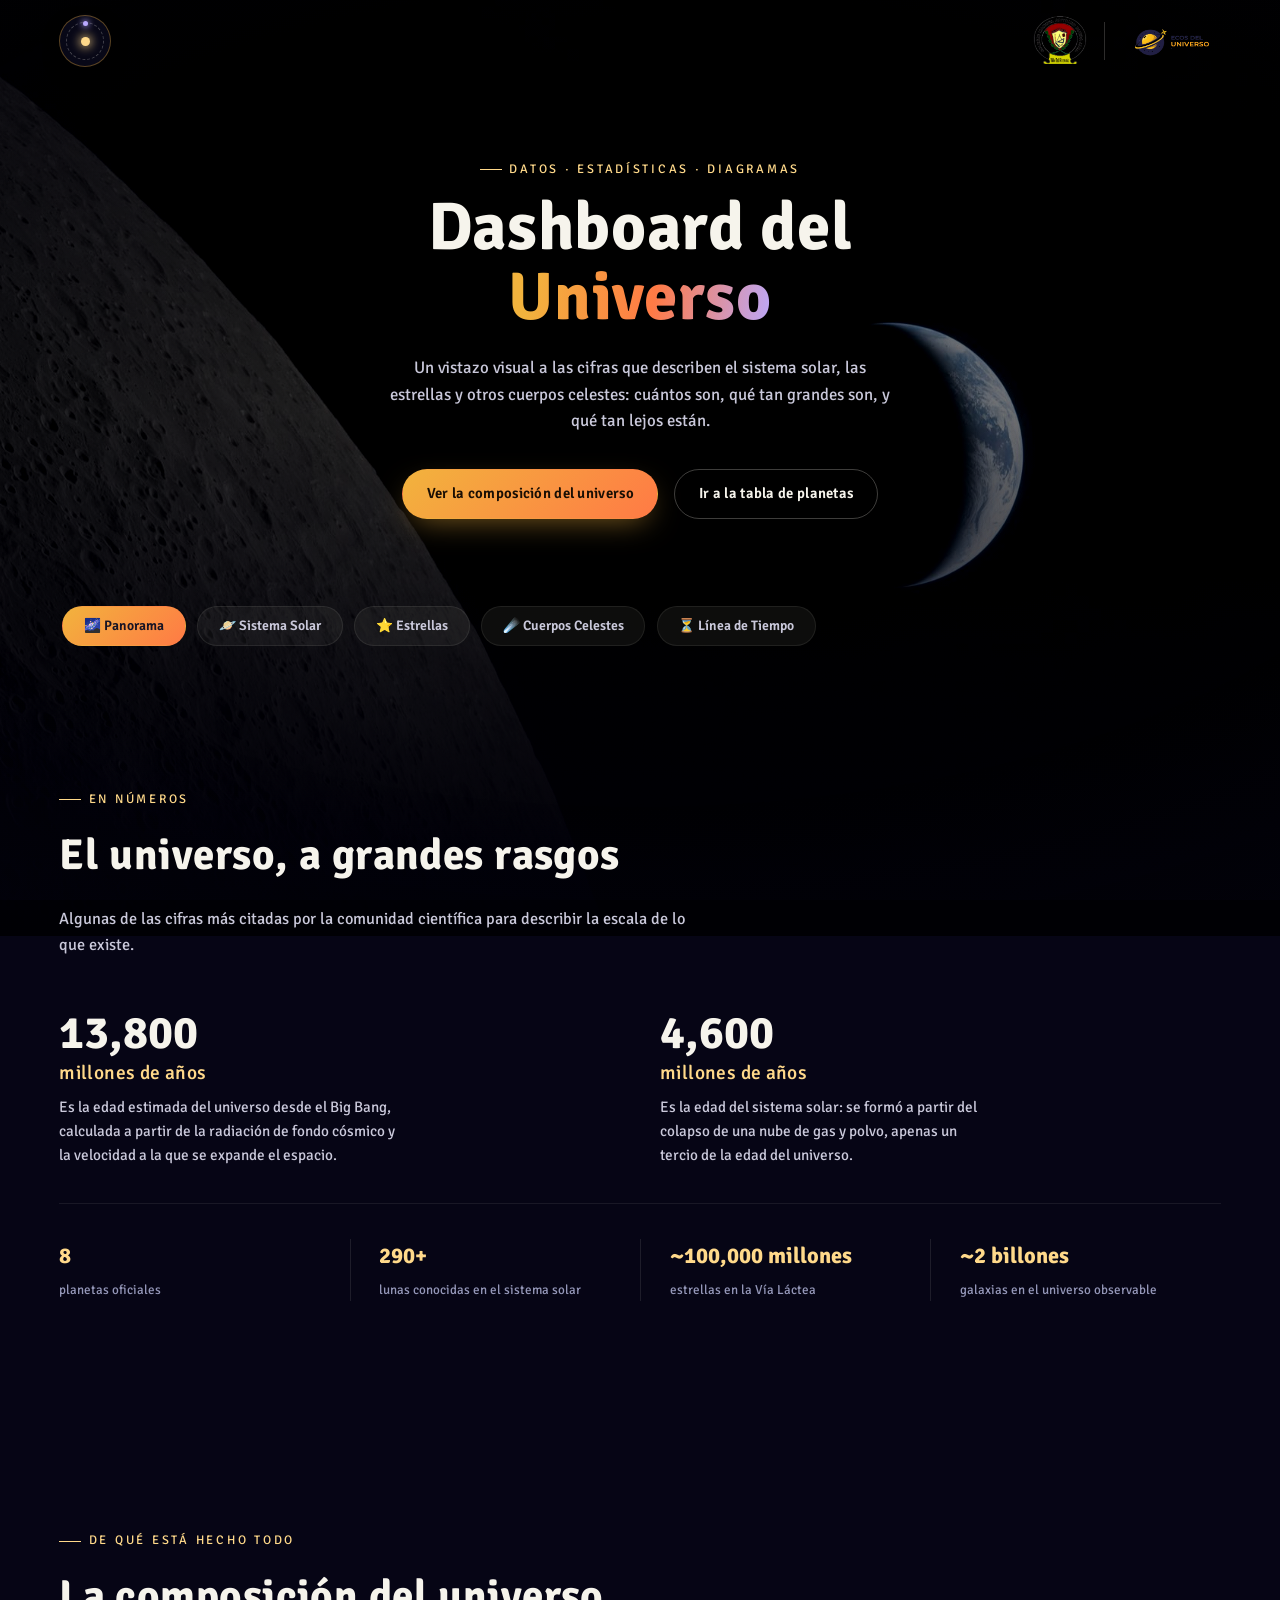
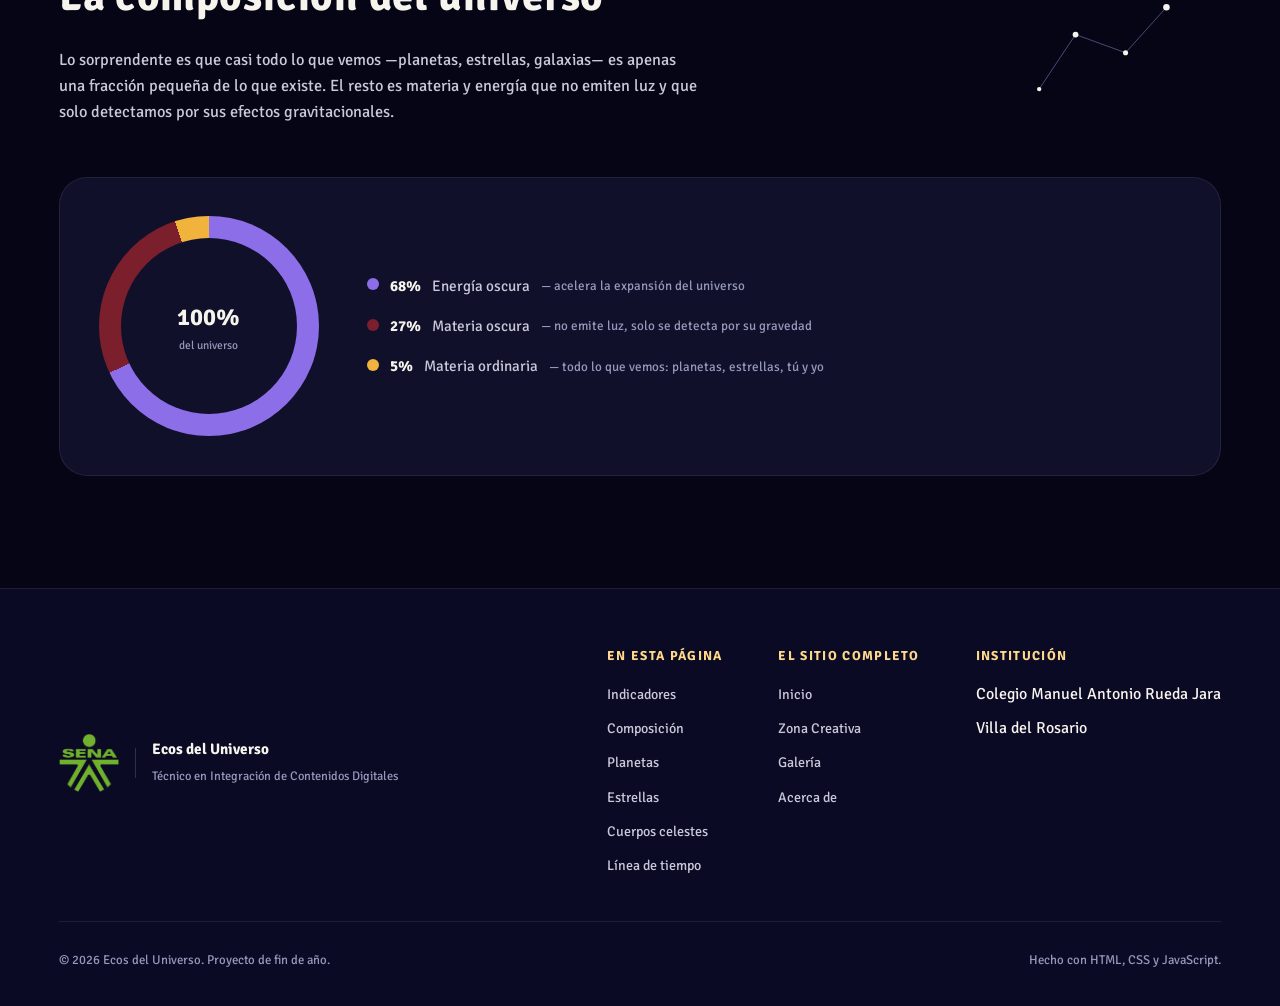
<file: Dasaboard.html>
<!DOCTYPE html>
<html lang="es">
<head>
<meta charset="UTF-8">
<meta name="viewport" content="width=device-width, initial-scale=1.0">
<title>Dashboard del Universo | Ecos del Universo</title>
<meta name="description" content="Dashboard visual con estadísticas, tablas y diagramas sobre el sistema solar, las estrellas y otros cuerpos celestes.">
<link rel="stylesheet" href="Dasboard.css">
   <link rel="icon" type="image/png" href="Imagenes/logo-removebg-preview.png">
</head>
<body>

<canvas id="estrellas"></canvas>
<div class="fondo-inmersivo" aria-hidden="true">
  <div class="fondo-capa is-activa" data-fondo="hero" style="background-image:url('Imagenes/nasa1.jpg')"></div>
  <div class="fondo-capa" data-fondo="proyecto" style="background-image:url('Imagenes/nasa2.jpg')"></div>
  <div class="fondo-capa" data-fondo="universo" style="background-image:url('Imagenes/nasa3.jpg')"></div>
  <div class="fondo-capa" data-fondo="videos" style="background-image:url('Imagenes/nasa4.jpg')"></div>
  <div class="fondo-capa" data-fondo="equipo" style="background-image:url('Imagenes/nasa5.webp')"></div>
</div>
<div class="grano" aria-hidden="true"></div>

<!-- ============ NAVEGACIÓN ============ -->
<nav class="nav">
  <div class="wrap nav__inner">
    <!-- Menú de escritorio: botón orbital -->
    <div class="nav__orbital">
      <button class="nav__orb" id="navOrb" aria-label="Abrir menú de navegación" aria-expanded="false" aria-controls="navRadial">
        <span class="nav__orb-core"></span>
        <span class="nav__orb-sat"></span>
      </button>
      <div class="nav__radial" id="navRadial">
        <a href="index.html" class="nav__radial-item" style="--i:0">
          <svg viewBox="0 0 24 24" fill="none" stroke="currentColor" stroke-width="1.8" stroke-linecap="round" stroke-linejoin="round"><path d="M3 11.5 12 4l9 7.5"/><path d="M5 10v9h14v-9"/><path d="M9.5 19v-5.5h5V19"/></svg>
          <span>Inicio</span>
        </a>
        <a href="Zona Creativa.html" class="nav__radial-item" style="--i:1">
          <svg viewBox="0 0 24 24" fill="none" stroke="currentColor" stroke-width="1.8" stroke-linecap="round" stroke-linejoin="round"><path d="M12 3a9 9 0 1 0 9 9c0-1-.8-1.6-1.8-1.6h-2.1A2.1 2.1 0 0 1 15 8.3V7c0-1.5-1.3-2.6-3-4Z"/><circle cx="8.2" cy="11" r="1"/><circle cx="12" cy="7.8" r="1"/><circle cx="15.5" cy="12" r="1"/><circle cx="9.3" cy="15" r="1"/></svg>
          <span>Zona Creativa</span>
        </a>
        <a href="Dasaboard.html" class="nav__radial-item is-active" style="--i:2">
          <svg viewBox="0 0 24 24" fill="none" stroke="currentColor" stroke-width="1.8" stroke-linecap="round" stroke-linejoin="round"><path d="M4 20V10M12 20V4M20 20v-7"/></svg>
          <span>Dashboard</span>
        </a>
        <a href="Galeria.html" class="nav__radial-item" style="--i:3">
          <svg viewBox="0 0 24 24" fill="none" stroke="currentColor" stroke-width="1.8" stroke-linecap="round" stroke-linejoin="round"><rect x="3.5" y="4.5" width="17" height="15" rx="2.5"/><circle cx="8.5" cy="9.5" r="1.5"/><path d="m5 17 4.5-5 3 3 3.5-4.5L20 16"/></svg>
          <span>Galería</span>
        </a>
        <a href="Acerca.html" class="nav__radial-item" style="--i:4">
          <svg viewBox="0 0 24 24" fill="none" stroke="currentColor" stroke-width="1.8" stroke-linecap="round" stroke-linejoin="round"><circle cx="12" cy="12" r="8.5"/><path d="M12 11v5.5M12 8v.01"/></svg>
          <span>Acerca de</span>
        </a>
      </div>
    </div>

    <!-- Menú de celular: botón hamburguesa -->
    <button class="nav__toggle" aria-label="Abrir menú" aria-expanded="false">☰</button>

    <ul class="nav__links" id="navLinks">
      <li><a href="index.html">Inicio</a></li>
      <li><a href="Zona Creativa.html">Zona Creativa</a></li>
      <li><a href="Dasaboard.html" class="is-active">Dashboard</a></li>
      <li><a href="Galeria.html">Galería</a></li>
      <li><a href="Acerca.html">Acerca de</a></li>
    </ul>

    <div class="nav__brands">
 <img src="Imagenes/logo_colegio-removebg-preview.png" alt="Escudo del Colegio Manuel Antonio Rueda Jara">
      <div class="nav__divider"></div>
      <img src="Imagenes/logo-removebg-preview.png" alt="Logotipo Ecos del Universo" class="nav__logo-ecos">
    </div>
  </div>
</nav>
<div class="nav-overlay" hidden></div>

<main>

  <!-- ============ PORTADA ============ -->
  <section class="portada" id="portada">
    <div class="wrap portada__inner">
      <span class="eyebrow">Datos · Estadísticas · Diagramas</span>
      <h1>Dashboard del <span class="accent">Universo</span></h1>
      <p class="lead">Un vistazo visual a las cifras que describen el sistema solar, las estrellas y otros cuerpos celestes: cuántos son, qué tan grandes son, y qué tan lejos están.</p>
      <div class="portada__cta">
        <a href="#composicion" class="btn btn--solid" data-ir-a-tab="panorama">Ver la composición del universo</a>
        <a href="#planetas" class="btn btn--ghost" data-ir-a-tab="sistema-solar">Ir a la tabla de planetas</a>
      </div>
    </div>
  </section>

  <!-- ============ PESTAÑAS DEL DASHBOARD ============ -->
  <section id="explorador">
    <div class="wrap">
      <div class="dash-tabs" id="dashTabs" role="tablist" aria-label="Temas del dashboard">
        <button class="dash-tab is-activo" type="button" data-tab="panorama" role="tab" aria-selected="true">🌌 Panorama</button>
        <button class="dash-tab" type="button" data-tab="sistema-solar" role="tab" aria-selected="false">🪐 Sistema Solar</button>
        <button class="dash-tab" type="button" data-tab="estrellas" role="tab" aria-selected="false">⭐ Estrellas</button>
        <button class="dash-tab" type="button" data-tab="cuerpos" role="tab" aria-selected="false">☄️ Cuerpos Celestes</button>
        <button class="dash-tab" type="button" data-tab="tiempo" role="tab" aria-selected="false">⏳ Línea de Tiempo</button>
      </div>
    </div>
  </section>

  <div class="dash-panel is-activo" data-panel="panorama">
  <!-- ============ INDICADORES CLAVE (KPIs) ============ -->
  <section id="indicadores">
    <div class="wrap">
      <div class="section__head reveal">
        <span class="eyebrow">En números</span>
        <h2>El universo, a grandes rasgos</h2>
        <p>Algunas de las cifras más citadas por la comunidad científica para describir la escala de lo que existe.</p>
      </div>

      <div class="kpi-destacados">
        <div class="kpi-destacado reveal">
          <span class="kpi-destacado__valor">13,800 <small>millones de años</small></span>
          <p>Es la edad estimada del universo desde el Big Bang, calculada a partir de la radiación de fondo cósmico y la velocidad a la que se expande el espacio.</p>
        </div>
        <div class="kpi-destacado reveal">
          <span class="kpi-destacado__valor">4,600 <small>millones de años</small></span>
          <p>Es la edad del sistema solar: se formó a partir del colapso de una nube de gas y polvo, apenas un tercio de la edad del universo.</p>
        </div>
      </div>

      <ul class="kpi-tira reveal">
        <li><strong>8</strong><span>planetas oficiales</span></li>
        <li><strong>290+</strong><span>lunas conocidas en el sistema solar</span></li>
        <li><strong>~100,000 millones</strong><span>estrellas en la Vía Láctea</span></li>
        <li><strong>~2 billones</strong><span>galaxias en el universo observable</span></li>
      </ul>
    </div>
  </section>

  <!-- ============ COMPOSICIÓN DEL UNIVERSO ============ -->
  <section id="composicion">
    <div class="wrap">
      <div class="section__head-row">
        <div class="section__head reveal">
          <span class="eyebrow">De qué está hecho todo</span>
          <h2>La composición del universo</h2>
          <p>Lo sorprendente es que casi todo lo que vemos —planetas, estrellas, galaxias— es apenas una fracción pequeña de lo que existe. El resto es materia y energía que no emiten luz y que solo detectamos por sus efectos gravitacionales.</p>
        </div>
        <svg class="constelacion reveal" viewBox="0 0 220 160" aria-hidden="true">
          <g stroke="rgba(185,169,255,0.45)" stroke-width="1">
            <line x1="20" y1="120" x2="60" y2="60"/>
            <line x1="60" y1="60" x2="115" y2="80"/>
            <line x1="115" y1="80" x2="160" y2="30"/>
          </g>
          <g fill="#F6F4EC">
            <circle cx="20" cy="120" r="2.4"/>
            <circle cx="60" cy="60" r="3.2"/>
            <circle cx="115" cy="80" r="2.8"/>
            <circle cx="160" cy="30" r="3.6"/>
          </g>
        </svg>
      </div>

      <div class="dona-panel reveal">
        <div class="dona" style="--p1:68; --p2:27; --p3:5;" role="img" aria-label="Gráfico de dona: 68% energía oscura, 27% materia oscura, 5% materia ordinaria">
          <div class="dona__centro">
            <strong>100%</strong>
            <span>del universo</span>
          </div>
        </div>
        <ul class="dona-leyenda">
          <li><span class="dona-leyenda__punto" style="background:var(--nebula);"></span><strong>68%</strong> Energía oscura <em>— acelera la expansión del universo</em></li>
          <li><span class="dona-leyenda__punto" style="background:var(--wine);"></span><strong>27%</strong> Materia oscura <em>— no emite luz, solo se detecta por su gravedad</em></li>
          <li><span class="dona-leyenda__punto" style="background:var(--gold);"></span><strong>5%</strong> Materia ordinaria <em>— todo lo que vemos: planetas, estrellas, tú y yo</em></li>
        </ul>
      </div>
    </div>
  </section>

  </div>

  <div class="dash-panel" data-panel="sistema-solar" hidden>
  <!-- ============ TABLA DE PLANETAS ============ -->
  <section id="planetas">
    <div class="wrap">
      <div class="section__head reveal">
        <span class="eyebrow">Sistema solar en cifras</span>
        <h2>Comparación entre los 8 planetas</h2>
        <p>Cada barra muestra el diámetro del planeta en proporción al más grande, Júpiter. Desliza la tabla en pantallas pequeñas para ver todas las columnas.</p>
      </div>

      <div class="tabla-wrap reveal">
        <table class="tabla-planetas">
          <thead>
            <tr>
              <th>Planeta</th>
              <th>Tipo</th>
              <th>Distancia al Sol</th>
              <th>Tamaño relativo</th>
              <th>Lunas</th>
              <th>Día</th>
              <th>Año</th>
            </tr>
          </thead>
          <tbody>
            <tr>
              <td class="tabla-planetas__nombre"><span class="punto" style="background:#9c9c94"></span>Mercurio</td>
              <td>Rocoso</td>
              <td>0.39 UA</td>
              <td><div class="barra-tamano"><div class="barra-tamano__relleno" style="width:3.5%; background:#9c9c94"></div></div></td>
              <td>0</td>
              <td>59 d</td>
              <td>88 d</td>
            </tr>
            <tr>
              <td class="tabla-planetas__nombre"><span class="punto" style="background:#e8c15e"></span>Venus</td>
              <td>Rocoso</td>
              <td>0.72 UA</td>
              <td><div class="barra-tamano"><div class="barra-tamano__relleno" style="width:8.7%; background:#e8c15e"></div></div></td>
              <td>0</td>
              <td>243 d</td>
              <td>225 d</td>
            </tr>
            <tr>
              <td class="tabla-planetas__nombre"><span class="punto" style="background:#2f6fd6"></span>Tierra</td>
              <td>Rocoso</td>
              <td>1.00 UA</td>
              <td><div class="barra-tamano"><div class="barra-tamano__relleno" style="width:9.1%; background:#2f6fd6"></div></div></td>
              <td>1</td>
              <td>24 h</td>
              <td>365 d</td>
            </tr>
            <tr>
              <td class="tabla-planetas__nombre"><span class="punto" style="background:#c1440e"></span>Marte</td>
              <td>Rocoso</td>
              <td>1.52 UA</td>
              <td><div class="barra-tamano"><div class="barra-tamano__relleno" style="width:4.8%; background:#c1440e"></div></div></td>
              <td>2</td>
              <td>24.6 h</td>
              <td>687 d</td>
            </tr>
            <tr>
              <td class="tabla-planetas__nombre"><span class="punto" style="background:#d9a066"></span>Júpiter</td>
              <td>Gaseoso</td>
              <td>5.20 UA</td>
              <td><div class="barra-tamano"><div class="barra-tamano__relleno" style="width:100%; background:#d9a066"></div></div></td>
              <td>95</td>
              <td>10 h</td>
              <td>12 años</td>
            </tr>
            <tr>
              <td class="tabla-planetas__nombre"><span class="punto" style="background:#e8d4a0"></span>Saturno</td>
              <td>Gaseoso</td>
              <td>9.58 UA</td>
              <td><div class="barra-tamano"><div class="barra-tamano__relleno" style="width:83.3%; background:#e8d4a0"></div></div></td>
              <td>146</td>
              <td>10.7 h</td>
              <td>29 años</td>
            </tr>
            <tr>
              <td class="tabla-planetas__nombre"><span class="punto" style="background:#9fe0e0"></span>Urano</td>
              <td>Gigante de hielo</td>
              <td>19.2 UA</td>
              <td><div class="barra-tamano"><div class="barra-tamano__relleno" style="width:36.3%; background:#9fe0e0"></div></div></td>
              <td>27</td>
              <td>17 h</td>
              <td>84 años</td>
            </tr>
            <tr>
              <td class="tabla-planetas__nombre"><span class="punto" style="background:#4361d9"></span>Neptuno</td>
              <td>Gigante de hielo</td>
              <td>30.1 UA</td>
              <td><div class="barra-tamano"><div class="barra-tamano__relleno" style="width:35.2%; background:#4361d9"></div></div></td>
              <td>16</td>
              <td>16 h</td>
              <td>165 años</td>
            </tr>
          </tbody>
        </table>
      </div>
      <p class="tabla-nota">UA = Unidad Astronómica (la distancia entre la Tierra y el Sol, ~149.6 millones de km).</p>
    </div>
  </section>

  </div>

  <div class="dash-panel" data-panel="estrellas" hidden>
  <!-- ============ CLASIFICACIÓN ESTELAR ============ -->
  <section id="clasificacion-estelar">
    <div class="wrap">
      <div class="section__head-row">
        <div class="section__head reveal">
          <span class="eyebrow">No todas las estrellas son iguales</span>
          <h2>Clasificación estelar por temperatura</h2>
          <p>Los astrónomos ordenan las estrellas en 7 tipos según su color y temperatura superficial, de las más calientes y azules a las más frías y rojas. Nuestro Sol es una estrella de tipo G, bastante promedio — y las enanas rojas de tipo M son, por mucho, las más comunes de la galaxia.</p>
        </div>
        <svg class="ondas reveal" viewBox="0 0 200 80" aria-hidden="true">
          <g fill="rgba(255,122,69,0.6)">
            <rect class="onda-barra" x="6" y="30" width="6" height="20" rx="3" style="animation-delay:0s"/>
            <rect class="onda-barra" x="26" y="20" width="6" height="40" rx="3" style="animation-delay:0.15s"/>
            <rect class="onda-barra" x="46" y="26" width="6" height="28" rx="3" style="animation-delay:0.3s"/>
            <rect class="onda-barra" x="66" y="14" width="6" height="52" rx="3" style="animation-delay:0.45s"/>
            <rect class="onda-barra" x="86" y="24" width="6" height="32" rx="3" style="animation-delay:0.2s"/>
            <rect class="onda-barra" x="106" y="10" width="6" height="60" rx="3" style="animation-delay:0.5s"/>
            <rect class="onda-barra" x="126" y="22" width="6" height="36" rx="3" style="animation-delay:0.1s"/>
          </g>
        </svg>
      </div>

      <!-- Diagrama de secuencia espectral -->
      <div class="espectro reveal">
        <div class="espectro__barra">
          <span style="--c:#9bb0ff; flex-grow:1;"></span>
          <span style="--c:#aec2ff; flex-grow:1.3;"></span>
          <span style="--c:#f6f4ec; flex-grow:1.6;"></span>
          <span style="--c:#fff3c9; flex-grow:2;"></span>
          <span style="--c:#ffd98a; flex-grow:2.4;"></span>
          <span style="--c:#f2b33d; flex-grow:2.4;"></span>
          <span style="--c:#ff7a45; flex-grow:3;"></span>
        </div>
        <div class="espectro__ejes">
          <span>Más caliente · &gt;30,000 °C</span>
          <span>Más fría · &lt;3,700 °C</span>
        </div>
      </div>

      <div class="tabla-wrap reveal">
        <table class="tabla-planetas">
          <thead>
            <tr>
              <th>Tipo</th>
              <th>Temperatura</th>
              <th>Color</th>
              <th>Ejemplo conocido</th>
              <th>% de las estrellas</th>
            </tr>
          </thead>
          <tbody>
            <tr>
              <td class="tabla-planetas__nombre"><span class="punto" style="background:#9bb0ff"></span>O</td>
              <td>Más de 30,000 °C</td><td>Azul</td><td>Estrellas del Cinturón de Orión</td><td>~0.00003%</td>
            </tr>
            <tr>
              <td class="tabla-planetas__nombre"><span class="punto" style="background:#aec2ff"></span>B</td>
              <td>10,000 – 30,000 °C</td><td>Azul blancuzco</td><td>Rigel</td><td>~0.13%</td>
            </tr>
            <tr>
              <td class="tabla-planetas__nombre"><span class="punto" style="background:#f6f4ec"></span>A</td>
              <td>7,500 – 10,000 °C</td><td>Blanca</td><td>Sirio</td><td>~0.6%</td>
            </tr>
            <tr>
              <td class="tabla-planetas__nombre"><span class="punto" style="background:#fff3c9"></span>F</td>
              <td>6,000 – 7,500 °C</td><td>Blanco amarillenta</td><td>Procyon</td><td>~3%</td>
            </tr>
            <tr>
              <td class="tabla-planetas__nombre"><span class="punto" style="background:#ffd98a"></span>G</td>
              <td>5,200 – 6,000 °C</td><td>Amarilla</td><td>El Sol</td><td>~7.6%</td>
            </tr>
            <tr>
              <td class="tabla-planetas__nombre"><span class="punto" style="background:#f2b33d"></span>K</td>
              <td>3,700 – 5,200 °C</td><td>Naranja</td><td>Alfa Centauri B</td><td>~12%</td>
            </tr>
            <tr>
              <td class="tabla-planetas__nombre"><span class="punto" style="background:#ff7a45"></span>M</td>
              <td>Menos de 3,700 °C</td><td>Roja</td><td>Próxima Centauri</td><td>~76%</td>
            </tr>
          </tbody>
        </table>
      </div>
      <p class="tabla-nota">Porcentajes aproximados sobre el total de estrellas de secuencia principal en la Vía Láctea.</p>
    </div>
  </section>

  <!-- ============ ESTRELLAS MÁS CERCANAS ============ -->
  <section id="estrellas-cercanas">
    <div class="wrap">
      <div class="section__head reveal">
        <span class="eyebrow">Nuestras vecinas más próximas</span>
        <h2>Las estrellas más cercanas al Sol</h2>
        <p>Incluso la estrella más cercana está a una distancia difícil de imaginar: la luz de Próxima Centauri, viajando a 300,000 km por segundo, tarda más de 4 años en llegar hasta nosotros.</p>
      </div>

      <div class="tabla-wrap reveal">
        <table class="tabla-planetas">
          <thead>
            <tr><th>Estrella</th><th>Distancia</th><th>Tipo</th></tr>
          </thead>
          <tbody>
            <tr><td class="tabla-planetas__nombre">Próxima Centauri</td><td>4.24 años luz</td><td>M (enana roja)</td></tr>
            <tr><td class="tabla-planetas__nombre">Alfa Centauri A</td><td>4.37 años luz</td><td>G</td></tr>
            <tr><td class="tabla-planetas__nombre">Alfa Centauri B</td><td>4.37 años luz</td><td>K</td></tr>
            <tr><td class="tabla-planetas__nombre">Estrella de Barnard</td><td>5.96 años luz</td><td>M (enana roja)</td></tr>
            <tr><td class="tabla-planetas__nombre">Wolf 359</td><td>7.86 años luz</td><td>M (enana roja)</td></tr>
            <tr><td class="tabla-planetas__nombre">Sirio A</td><td>8.6 años luz</td><td>A</td></tr>
          </tbody>
        </table>
      </div>
      <p class="tabla-nota">Un año luz equivale a la distancia que recorre la luz en un año: cerca de 9.46 billones de km.</p>
    </div>
  </section>

  </div>

  <div class="dash-panel" data-panel="cuerpos" hidden>
  <!-- ============ TIPOS DE CUERPOS CELESTES ============ -->
  <section id="cuerpos-celestes">
    <div class="wrap">
      <div class="section__head reveal">
        <span class="eyebrow">Todo lo que hay allá afuera</span>
        <h2>Categorías de cuerpos celestes</h2>
        <p>"Universo" incluye muchas cosas distintas entre sí. Esta tabla resume las categorías más comunes, qué las distingue, y un ejemplo de cada una.</p>
      </div>

      <div class="tabla-wrap reveal">
        <table class="tabla-planetas">
          <thead>
            <tr><th>Categoría</th><th>Qué la distingue</th><th>Cantidad conocida</th><th>Ejemplo</th></tr>
          </thead>
          <tbody>
            <tr><td class="tabla-planetas__nombre">Planetas</td><td>Orbitan una estrella y su gravedad "limpió" el vecindario de su órbita</td><td>8 en el sistema solar</td><td>Tierra</td></tr>
            <tr><td class="tabla-planetas__nombre">Planetas enanos</td><td>Parecidos a un planeta, pero comparten su órbita con otros objetos</td><td>5 reconocidos oficialmente</td><td>Plutón</td></tr>
            <tr><td class="tabla-planetas__nombre">Lunas</td><td>Orbitan un planeta u otro cuerpo, no directamente al Sol</td><td>290+ solo en el sistema solar</td><td>La Luna</td></tr>
            <tr><td class="tabla-planetas__nombre">Asteroides</td><td>Cuerpos rocosos más pequeños que un planeta, mayormente entre Marte y Júpiter</td><td>más de 1.3 millones catalogados</td><td>Vesta</td></tr>
            <tr><td class="tabla-planetas__nombre">Cometas</td><td>Hielo y polvo con una órbita muy alargada alrededor del Sol</td><td>miles catalogados</td><td>Halley</td></tr>
            <tr><td class="tabla-planetas__nombre">Estrellas</td><td>Esferas de gas que generan su propia luz por fusión nuclear</td><td>~100,000 millones en la Vía Láctea</td><td>El Sol</td></tr>
            <tr><td class="tabla-planetas__nombre">Galaxias</td><td>Enormes conjuntos de estrellas, gas y polvo unidos por gravedad</td><td>~2 billones en el universo observable</td><td>La Vía Láctea</td></tr>
            <tr><td class="tabla-planetas__nombre">Agujeros negros</td><td>Regiones donde la gravedad es tan intensa que ni la luz escapa</td><td>se han detectado miles</td><td>Sagitario A*</td></tr>
          </tbody>
        </table>
      </div>
    </div>
  </section>

  </div>

  <div class="dash-panel" data-panel="tiempo" hidden>
  <!-- ============ LÍNEA DE TIEMPO CÓSMICA ============ -->
  <section id="linea-tiempo">
    <div class="wrap">
      <div class="section__head reveal">
        <span class="eyebrow">13,800 millones de años en una línea</span>
        <h2>Una breve historia del todo</h2>
        <p>Los momentos más importantes de la historia del universo, desde su origen hasta nuestros días.</p>
      </div>

      <ol class="linea-tiempo reveal">
        <li>
          <span class="linea-tiempo__punto"></span>
          <span class="linea-tiempo__cuando">Hace 13,800 millones de años</span>
          <h3>El Big Bang</h3>
          <p>El universo comienza a expandirse desde un estado extremadamente denso y caliente.</p>
        </li>
        <li>
          <span class="linea-tiempo__punto"></span>
          <span class="linea-tiempo__cuando">Hace ~13,600 millones de años</span>
          <h3>Primeras estrellas y galaxias</h3>
          <p>La materia se agrupa por gravedad y se encienden las primeras estrellas del universo.</p>
        </li>
        <li>
          <span class="linea-tiempo__punto"></span>
          <span class="linea-tiempo__cuando">Hace 4,600 millones de años</span>
          <h3>Nace el sistema solar</h3>
          <p>Una nube de gas y polvo colapsa para formar el Sol y, poco después, los planetas.</p>
        </li>
        <li>
          <span class="linea-tiempo__punto"></span>
          <span class="linea-tiempo__cuando">Hace ~3,800 millones de años</span>
          <h3>Primeras formas de vida</h3>
          <p>Aparecen los primeros organismos microscópicos en los océanos de la Tierra.</p>
        </li>
        <li>
          <span class="linea-tiempo__punto"></span>
          <span class="linea-tiempo__cuando">Hace ~300,000 años</span>
          <h3>Aparece el Homo sapiens</h3>
          <p>Nuestra especie surge en África, apenas un instante en la escala de tiempo cósmica.</p>
        </li>
        <li>
          <span class="linea-tiempo__punto linea-tiempo__punto--activo"></span>
          <span class="linea-tiempo__cuando">Hoy</span>
          <h3>Seguimos explorando</h3>
          <p>Telescopios, sondas y proyectos como este siguen ampliando lo que sabemos del universo.</p>
        </li>
      </ol>
    </div>
  </section>

  </div>

</main>

<!-- ============ PIE DE PÁGINA ============ -->
<footer>
  <div class="wrap">
    <div class="footer__top">
      <div class="footer__brand">
   <img src="Imagenes/images-removebg-preview.png" alt="Escudo del colegio">
        <div class="sep"></div>
        <div>
          <strong>Ecos del Universo</strong><br>
          <small>Técnico en Integración de Contenidos Digitales</small>
        </div>
      </div>

      <div class="footer__cols">
        <div class="footer__col">
          <h4>En esta página</h4>
          <ul>
            <li><a href="#indicadores">Indicadores</a></li>
            <li><a href="#composicion">Composición</a></li>
            <li><a href="#planetas">Planetas</a></li>
            <li><a href="#clasificacion-estelar">Estrellas</a></li>
            <li><a href="#cuerpos-celestes">Cuerpos celestes</a></li>
            <li><a href="#linea-tiempo">Línea de tiempo</a></li>
          </ul>
        </div>
        <div class="footer__col">
          <h4>El sitio completo</h4>
          <ul>
            <li><a href="index.html">Inicio</a></li>
            <li><a href="Zona_Creativa.html">Zona Creativa</a></li>
            <li><a href="Galeria.html">Galería</a></li>
            <li><a href="Acerca.html">Acerca de</a></li>
          </ul>
        </div>
        <div class="footer__col">
          <h4>Institución</h4>
          <ul>
            <li>Colegio Manuel Antonio Rueda Jara</li>
            <li>Villa del Rosario</li>
          </ul>
        </div>
      </div>
    </div>

    <div class="footer__bottom">
      <span>© <span id="anio-actual"></span> Ecos del Universo. Proyecto de fin de año.</span>
      <span>Hecho con HTML, CSS y JavaScript.</span>
    </div>
  </div>
</footer>

<script>
document.addEventListener('DOMContentLoaded', () => {
  iniciarFondoEstrellas();
  iniciarNav();
  iniciarMenuOrbital();
  iniciarRevelado();
  iniciarFondoInmersivo();
  iniciarPestanasDashboard();
  document.getElementById('anio-actual').textContent = new Date().getFullYear();
});

/* ---------------------------------------------------------
   1) Fondo animado de estrellas + polvo cósmico (canvas)
   --------------------------------------------------------- */
function iniciarFondoEstrellas() {
  const canvas = document.getElementById('estrellas');
  if (!canvas) return;
  const ctx = canvas.getContext('2d');
  const prefiereReducido = window.matchMedia('(prefers-reduced-motion: reduce)').matches;

  let ancho, alto, estrellas;

  function crearEstrellas() {
    const cantidad = Math.floor((ancho * alto) / 9000);
    estrellas = Array.from({ length: cantidad }, () => ({
      x: Math.random() * ancho,
      y: Math.random() * alto,
      radio: Math.random() * 1.3 + 0.2,
      fase: Math.random() * Math.PI * 2,
      velocidad: Math.random() * 0.015 + 0.004,
      deriva: Math.random() * 0.15 + 0.02
    }));
  }

  function ajustarTamano() {
    ancho = canvas.width = window.innerWidth;
    alto = canvas.height = window.innerHeight;
    crearEstrellas();
  }

  function dibujar(t) {
    ctx.clearRect(0, 0, ancho, alto);
    for (const e of estrellas) {
      const brillo = 0.55 + Math.sin(t * e.velocidad + e.fase) * 0.45;
      ctx.beginPath();
      ctx.arc(e.x, e.y, e.radio, 0, Math.PI * 2);
      ctx.fillStyle = `rgba(246,244,236,${Math.max(brillo, 0.08)})`;
      ctx.fill();
      if (!prefiereReducido) {
        e.y += e.deriva * 0.05;
        if (e.y > alto) e.y = 0;
      }
    }
    requestAnimationFrame(dibujar);
  }

  window.addEventListener('resize', ajustarTamano);
  ajustarTamano();
  requestAnimationFrame(dibujar);
}

/* ---------------------------------------------------------
   2) Navegación: fondo sólido al hacer scroll + menú móvil
   --------------------------------------------------------- */
function iniciarNav() {
  const nav = document.querySelector('.nav');
  const toggle = document.querySelector('.nav__toggle');
  const links = document.querySelector('.nav__links');
  const overlay = document.querySelector('.nav-overlay');
  if (!nav) return;

  const marcarSolido = () => {
    nav.classList.toggle('nav--solid', window.scrollY > 40);
  };
  marcarSolido();
  window.addEventListener('scroll', marcarSolido, { passive: true });

  if (toggle && links && overlay) {
    const abrirMenu = () => {
      links.classList.add('is-open');
      overlay.hidden = false;
      requestAnimationFrame(() => overlay.classList.add('is-open'));
      toggle.textContent = '✕';
      toggle.setAttribute('aria-expanded', 'true');
      document.body.classList.add('menu-abierto');
    };

    const cerrarMenu = () => {
      links.classList.remove('is-open');
      overlay.classList.remove('is-open');
      toggle.textContent = '☰';
      toggle.setAttribute('aria-expanded', 'false');
      document.body.classList.remove('menu-abierto');
      setTimeout(() => { if (!overlay.classList.contains('is-open')) overlay.hidden = true; }, 300);
    };

    toggle.addEventListener('click', () => {
      const yaAbierto = links.classList.contains('is-open');
      yaAbierto ? cerrarMenu() : abrirMenu();
    });

    overlay.addEventListener('click', cerrarMenu);

    links.querySelectorAll('a').forEach((enlace) => {
      enlace.addEventListener('click', cerrarMenu);
    });

    document.addEventListener('keydown', (e) => {
      if (e.key === 'Escape' && links.classList.contains('is-open')) cerrarMenu();
    });

    window.addEventListener('resize', () => {
      if (window.innerWidth > 980 && links.classList.contains('is-open')) cerrarMenu();
    });
  }

  const secciones = document.querySelectorAll('main section[id]');
  const enlaces = document.querySelectorAll('.nav__links a[href^="#"]');
  if (secciones.length && enlaces.length) {
    const observer = new IntersectionObserver((entradas) => {
      entradas.forEach((entrada) => {
        if (entrada.isIntersecting) {
          enlaces.forEach((a) => a.classList.remove('is-active'));
          const activo = document.querySelector(`.nav__links a[href="#${entrada.target.id}"]`);
          if (activo) activo.classList.add('is-active');
        }
      });
    }, { rootMargin: '-45% 0px -45% 0px' });
    secciones.forEach((s) => observer.observe(s));
  }
}

/* ---------------------------------------------------------
   Menú orbital de escritorio: botón central que despliega
   los enlaces en abanico a su alrededor
   --------------------------------------------------------- */
function iniciarMenuOrbital() {
  const orb = document.getElementById('navOrb');
  const radial = document.getElementById('navRadial');
  if (!orb || !radial) return;

  const items = radial.querySelectorAll('.nav__radial-item');
  // Ángulos en grados (0° = derecha, 90° = abajo): abanico hacia abajo-derecha,
  // con más separación entre ellos para que no se encimen los círculos
  const angulos = [0, 27, 54, 81, 108];
  const radio = 120;
  const radioItem = 23; // la mitad de 46px (ancho/alto de cada círculo)
  const margen = 10;

  function calcularPosiciones() {
    const rectOrb = orb.getBoundingClientRect();
    const centroX = rectOrb.left + rectOrb.width / 2;
    const centroY = rectOrb.top + rectOrb.height / 2;

    items.forEach((item, i) => {
      const rad = (angulos[i] ?? (i * 27)) * Math.PI / 180;
      let tx = Math.cos(rad) * radio;
      let ty = Math.sin(rad) * radio;

      // Evita que el abanico se salga de la pantalla en ventanas angostas
      const minX = radioItem + margen;
      const maxX = window.innerWidth - radioItem - margen;
      const minY = radioItem + margen;
      const maxY = window.innerHeight - radioItem - margen;
      const x = Math.min(Math.max(centroX + tx, minX), maxX);
      const y = Math.min(Math.max(centroY + ty, minY), maxY);
      tx = x - centroX;
      ty = y - centroY;

      item.style.setProperty('--tx', `${tx}px`);
      item.style.setProperty('--ty', `${ty}px`);
      if (!item.style.getPropertyValue('--i')) item.style.setProperty('--i', i);
    });
  }

  calcularPosiciones();
  window.addEventListener('resize', calcularPosiciones);

  const abrir = () => {
    radial.classList.add('is-open');
    orb.setAttribute('aria-expanded', 'true');
  };
  const cerrar = () => {
    radial.classList.remove('is-open');
    orb.setAttribute('aria-expanded', 'false');
  };

  orb.addEventListener('click', (e) => {
    e.stopPropagation();
    radial.classList.contains('is-open') ? cerrar() : abrir();
  });

  // Cierra al tocar fuera del menú
  document.addEventListener('click', (e) => {
    if (radial.classList.contains('is-open') && !radial.contains(e.target) && e.target !== orb) {
      cerrar();
    }
  });

  // Cierra con Escape
  document.addEventListener('keydown', (e) => {
    if (e.key === 'Escape' && radial.classList.contains('is-open')) cerrar();
  });

  // Cierra al elegir una opción
  items.forEach((item) => item.addEventListener('click', cerrar));

  // Si la ventana baja a tamaño de celular, cierra el menú orbital
  window.addEventListener('resize', () => {
    if (window.innerWidth <= 980 && radial.classList.contains('is-open')) cerrar();
  });
}

/* ---------------------------------------------------------
   3) Animación de aparición al hacer scroll
   --------------------------------------------------------- */
function iniciarRevelado() {
  const elementos = document.querySelectorAll('.reveal');
  if (!elementos.length) return;
  const observer = new IntersectionObserver((entradas) => {
    entradas.forEach((entrada) => {
      if (entrada.isIntersecting) {
        entrada.target.classList.add('is-visible');
        observer.unobserve(entrada.target);
      }
    });
  }, { threshold: 0.15 });
  elementos.forEach((el) => observer.observe(el));
}

/* ---------------------------------------------------------
   4) Fondos inmersivos: se intercalan (crossfade) según
      la sección que esté cruzando el centro de la pantalla
   --------------------------------------------------------- */
function iniciarFondoInmersivo() {
  const capas = document.querySelectorAll('.fondo-capa');
  const secciones = document.querySelectorAll('main section[id], .portada[id]');
  if (!capas.length || !secciones.length) return;

  const mapaFondos = {
    portada: 'hero',
    composicion: 'universo',
    planetas: 'proyecto',
    'clasificacion-estelar': 'videos',
    'estrellas-cercanas': 'videos',
    'cuerpos-celestes': 'proyecto',
    'linea-tiempo': 'equipo'
  };

  const activar = (nombre) => {
    capas.forEach((capa) => {
      capa.classList.toggle('is-activa', capa.dataset.fondo === nombre);
    });
  };

  // En vez de calcular "porcentaje visible" (que favorece injustamente a las
  // secciones cortas frente a las largas), miramos directamente cual seccion
  // ocupa el centro vertical de la pantalla en cada momento: es el metodo mas
  // simple y el que da el resultado mas intuitivo.
  let ultimoActivo = null;

  function actualizarSegunScroll() {
    const centro = window.innerHeight / 2;
    let elegido = null;

    secciones.forEach((s) => {
      if (elegido) return;
      if (s.offsetParent === null) return; // sección oculta por una pestaña inactiva
      const r = s.getBoundingClientRect();
      if (r.top <= centro && r.bottom >= centro) elegido = s;
    });

    // Si el centro cae justo en un borde entre dos secciones, usamos la mas cercana
    if (!elegido) {
      let mejorDistancia = Infinity;
      secciones.forEach((s) => {
        if (s.offsetParent === null) return;
        const r = s.getBoundingClientRect();
        const distancia = Math.min(Math.abs(r.top - centro), Math.abs(r.bottom - centro));
        if (distancia < mejorDistancia) { mejorDistancia = distancia; elegido = s; }
      });
    }

    if (elegido) {
      const nombre = mapaFondos[elegido.id];
      if (nombre && nombre !== ultimoActivo) {
        ultimoActivo = nombre;
        activar(nombre);
      }
    }
  }

  let tickPendiente = false;
  window.addEventListener('scroll', () => {
    if (tickPendiente) return;
    tickPendiente = true;
    requestAnimationFrame(() => { actualizarSegunScroll(); tickPendiente = false; });
  }, { passive: true });

  actualizarSegunScroll();
}

/* ---------------------------------------------------------
   6) Pestañas del Dashboard: organizan el contenido por tema
      (Panorama, Sistema Solar, Estrellas, Cuerpos Celestes,
      Línea de Tiempo) en vez de un solo scroll continuo.
   --------------------------------------------------------- */
function iniciarPestanasDashboard() {
  const tabs = document.querySelectorAll('.dash-tab');
  const paneles = document.querySelectorAll('.dash-panel');
  if (!tabs.length || !paneles.length) return;

  const fondoPorTab = {
    panorama: 'hero',
    'sistema-solar': 'proyecto',
    estrellas: 'videos',
    cuerpos: 'proyecto',
    tiempo: 'equipo'
  };

  function activarTab(nombre, { desplazar = false } = {}) {
    tabs.forEach((t) => {
      const activo = t.dataset.tab === nombre;
      t.classList.toggle('is-activo', activo);
      t.setAttribute('aria-selected', activo ? 'true' : 'false');
    });

    paneles.forEach((p) => {
      const activo = p.dataset.panel === nombre;
      p.classList.toggle('is-activo', activo);
      p.hidden = !activo;
    });

    const fondo = fondoPorTab[nombre];
    if (fondo) {
      document.querySelectorAll('.fondo-capa').forEach((capa) => {
        capa.classList.toggle('is-activa', capa.dataset.fondo === fondo);
      });
    }

    // Revela de inmediato el contenido del panel recién mostrado, en vez
    // de esperar a que el usuario haga scroll sobre él.
    const panelActivo = document.querySelector(`.dash-panel[data-panel="${nombre}"]`);
    if (panelActivo) {
      panelActivo.querySelectorAll('.reveal').forEach((el) => el.classList.add('is-visible'));
    }

    if (desplazar) {
      document.getElementById('dashTabs')?.scrollIntoView({ behavior: 'smooth', block: 'start' });
    }
  }

  tabs.forEach((tab) => {
    tab.addEventListener('click', () => activarTab(tab.dataset.tab));
  });

  // Los botones de la portada ("Ver la composición…", "Ir a la tabla…")
  // ahora abren directamente la pestaña correspondiente.
  document.querySelectorAll('[data-ir-a-tab]').forEach((boton) => {
    boton.addEventListener('click', (e) => {
      e.preventDefault();
      activarTab(boton.dataset.irATab, { desplazar: true });
    });
  });

  activarTab('panorama');
}
</script>
</body>
</html>
</file>
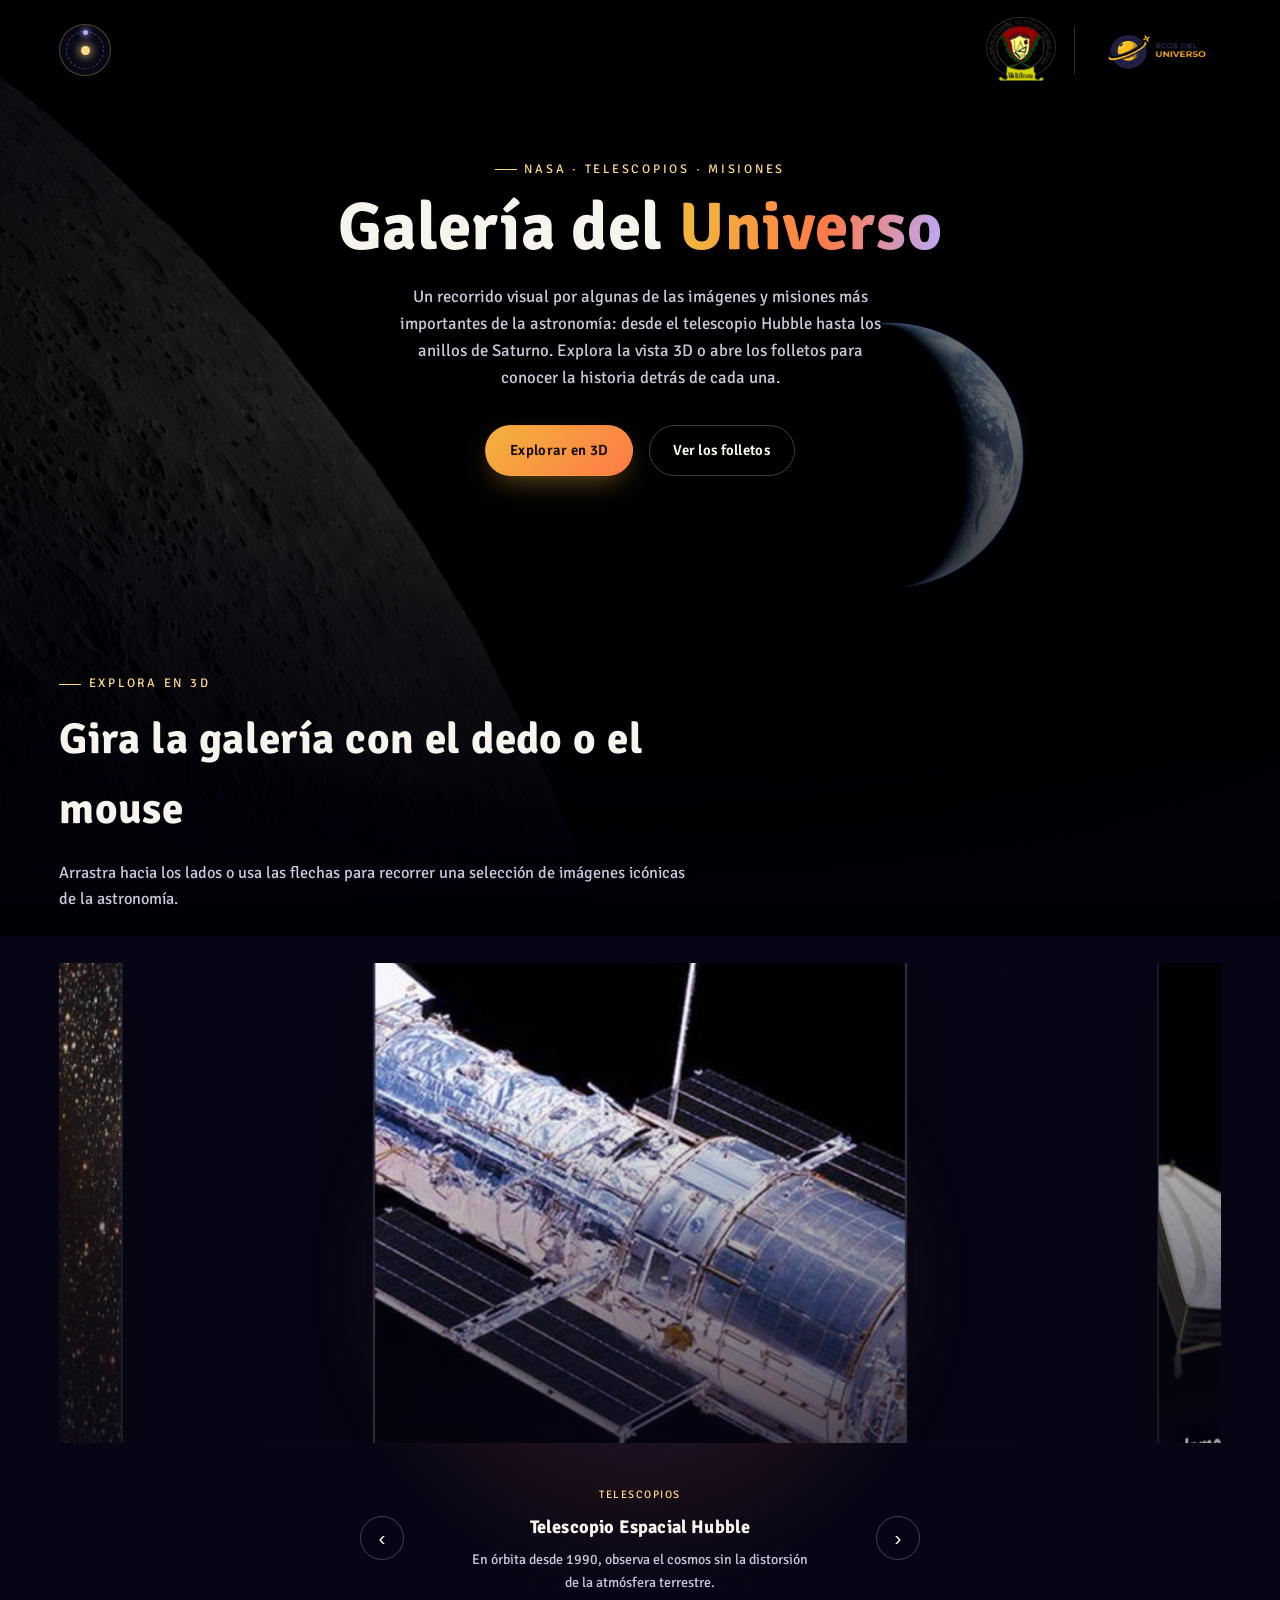
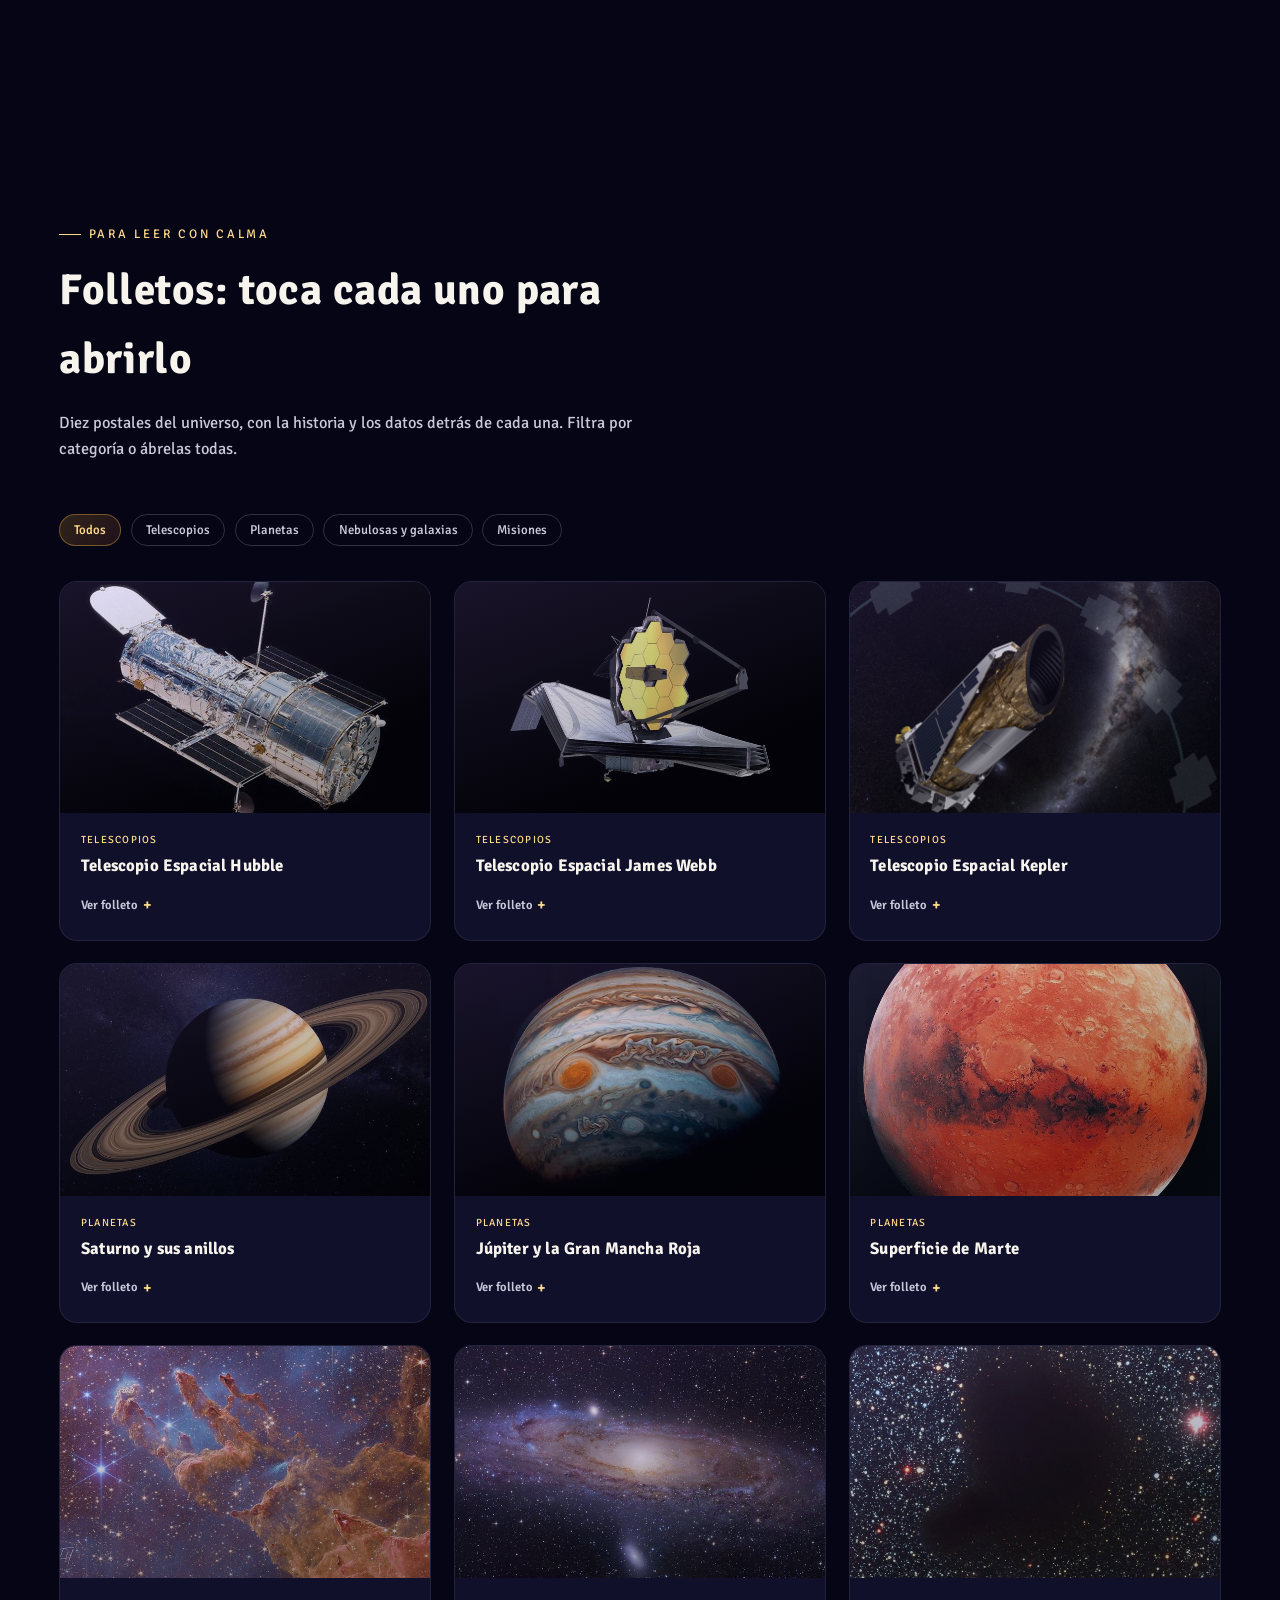
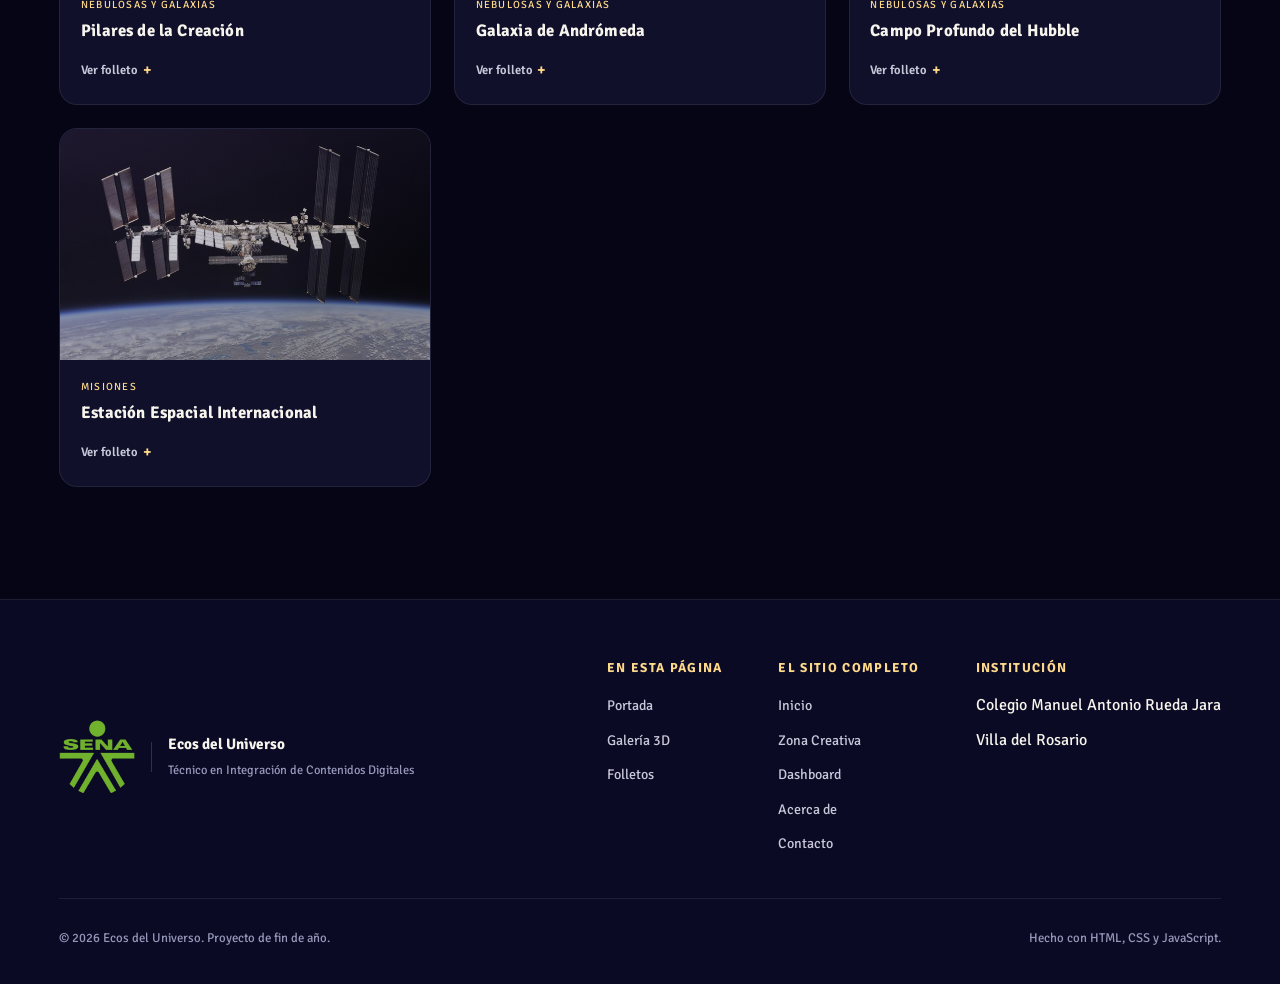
<file: Galeria.html>
<!DOCTYPE html>
<html lang="es">
<head>
<meta charset="UTF-8">
<meta name="viewport" content="width=device-width, initial-scale=1.0">
<title>Galería | Ecos del Universo</title>
<meta name="description" content="Galería visual del universo: imágenes de la NASA y los grandes telescopios, con una vista 3D interactiva y folletos con información sobre cada una.">
<link rel="stylesheet" href="galeria.css">
   <link rel="icon" type="image/png" href="Imagenes/logo-removebg-preview.png">
</head>
<body>

<canvas id="estrellas"></canvas>
<div class="fondo-inmersivo" aria-hidden="true">
  <div class="fondo-capa is-activa" data-fondo="hero" style="background-image:url('Imagenes/nasa1.jpg')"></div>
  <div class="fondo-capa" data-fondo="proyecto" style="background-image:url('Imagenes/nasa2.jpg')"></div>
  <div class="fondo-capa" data-fondo="universo" style="background-image:url('Imagenes/nasa3.jpg')"></div>
  <div class="fondo-capa" data-fondo="videos" style="background-image:url('Imagenes/nasa4.jpg')"></div>
  <div class="fondo-capa" data-fondo="equipo" style="background-image:url('Imagenes/nasa5.webp')"></div>
</div>
<div class="grano" aria-hidden="true"></div>

<!-- ============ NAVEGACIÓN ============ -->
<nav class="nav">
  <div class="wrap nav__inner">
    <!-- Menú de escritorio: botón orbital -->
    <div class="nav__orbital">
      <button class="nav__orb" id="navOrb" aria-label="Abrir menú de navegación" aria-expanded="false" aria-controls="navRadial">
        <span class="nav__orb-core"></span>
        <span class="nav__orb-sat"></span>
      </button>
      <div class="nav__radial" id="navRadial">
        <a href="index.html" class="nav__radial-item" style="--i:0">
          <svg viewBox="0 0 24 24" fill="none" stroke="currentColor" stroke-width="1.8" stroke-linecap="round" stroke-linejoin="round"><path d="M3 11.5 12 4l9 7.5"/><path d="M5 10v9h14v-9"/><path d="M9.5 19v-5.5h5V19"/></svg>
          <span>Inicio</span>
        </a>
        <a href="Zona Creativa.html" class="nav__radial-item" style="--i:1">
          <svg viewBox="0 0 24 24" fill="none" stroke="currentColor" stroke-width="1.8" stroke-linecap="round" stroke-linejoin="round"><path d="M12 3a9 9 0 1 0 9 9c0-1-.8-1.6-1.8-1.6h-2.1A2.1 2.1 0 0 1 15 8.3V7c0-1.5-1.3-2.6-3-4Z"/><circle cx="8.2" cy="11" r="1"/><circle cx="12" cy="7.8" r="1"/><circle cx="15.5" cy="12" r="1"/><circle cx="9.3" cy="15" r="1"/></svg>
          <span>Zona Creativa</span>
        </a>
        <a href="Dasaboard.html" class="nav__radial-item" style="--i:2">
          <svg viewBox="0 0 24 24" fill="none" stroke="currentColor" stroke-width="1.8" stroke-linecap="round" stroke-linejoin="round"><path d="M4 20V10M12 20V4M20 20v-7"/></svg>
          <span>Dashboard</span>
        </a>
        <a href="Galeria.html" class="nav__radial-item is-active" style="--i:3">
          <svg viewBox="0 0 24 24" fill="none" stroke="currentColor" stroke-width="1.8" stroke-linecap="round" stroke-linejoin="round"><rect x="3.5" y="4.5" width="17" height="15" rx="2.5"/><circle cx="8.5" cy="9.5" r="1.5"/><path d="m5 17 4.5-5 3 3 3.5-4.5L20 16"/></svg>
          <span>Galería</span>
        </a>
        <a href="Acerca.html" class="nav__radial-item" style="--i:4">
          <svg viewBox="0 0 24 24" fill="none" stroke="currentColor" stroke-width="1.8" stroke-linecap="round" stroke-linejoin="round"><circle cx="12" cy="12" r="8.5"/><path d="M12 11v5.5M12 8v.01"/></svg>
          <span>Acerca de</span>
        </a>
      </div>
    </div>

    <!-- Menú de celular: botón hamburguesa -->
    <button class="nav__toggle" aria-label="Abrir menú" aria-expanded="false">☰</button>

    <ul class="nav__links" id="navLinks">
      <li><a href="index.html">Inicio</a></li>
      <li><a href="Zona Creativa.html">Zona Creativa</a></li>
      <li><a href="Dasaboard.html">Dashboard</a></li>
      <li><a href="Galeria.html" class="is-active">Galería</a></li>
      <li><a href="Acerca.html">Acerca de</a></li>
    </ul>

    <div class="nav__brands">
 <img src="Imagenes/logo_colegio-removebg-preview.png" alt="Escudo del Colegio Manuel Antonio Rueda Jara">
      <div class="nav__divider"></div>
      <img src="Imagenes/logo-removebg-preview.png" alt="Logotipo Ecos del Universo" class="nav__logo-ecos">
    </div>
  </div>
</nav>
<div class="nav-overlay" hidden></div>

<main>

  <!-- ============ PORTADA ============ -->
  <section class="portada" id="portada">
    <div class="wrap portada__inner">
      <span class="eyebrow">NASA · Telescopios · Misiones</span>
      <h1>Galería del <span class="accent">Universo</span></h1>
      <p class="lead">Un recorrido visual por algunas de las imágenes y misiones más importantes de la astronomía: desde el telescopio Hubble hasta los anillos de Saturno. Explora la vista 3D o abre los folletos para conocer la historia detrás de cada una.</p>
      <div class="portada__cta">
        <a href="#galeria-3d" class="btn btn--solid">Explorar en 3D</a>
        <a href="#folletos" class="btn btn--ghost">Ver los folletos</a>
      </div>
    </div>
  </section>

  <!-- ============ GALERÍA 3D ============ -->
  <section id="galeria-3d">
    <div class="wrap">
      <div class="section__head reveal">
        <span class="eyebrow">Explora en 3D</span>
        <h2>Gira la galería con el dedo o el mouse</h2>
        <p>Arrastra hacia los lados o usa las flechas para recorrer una selección de imágenes icónicas de la astronomía.</p>
      </div>

      <div class="galeria3d reveal">
        <div class="galeria3d__escenario">
          <div class="galeria3d__anillo" id="galeria3d-anillo">
            <figure class="galeria3d__item" data-id="hubble" style="--tinte:var(--nebula);" data-titulo="Telescopio Espacial Hubble" data-categoria="Telescopios" data-resumen="En órbita desde 1990, observa el cosmos sin la distorsión de la atmósfera terrestre.">
              <span class="galeria3d__imagen" style="background-image:url('Imagenes/WhatsApp Image 2026-08-11 at 8.07.37 AM.jpeg')"></span>
              <figcaption>Hubble</figcaption>
            </figure>
            <figure class="galeria3d__item" data-id="webb" style="--tinte:var(--gold);" data-titulo="Telescopio Espacial James Webb" data-categoria="Telescopios" data-resumen="El telescopio más grande jamás lanzado al espacio, diseñado para ver en luz infrarroja.">
              <span class="galeria3d__imagen" style="background-image:url('Imagenes/WhatsApp Image 2026-08-11 at 8.08.15 AM.jpeg')"></span>
              <figcaption>James Webb</figcaption>
            </figure>
            <figure class="galeria3d__item" data-id="pilares" style="--tinte:var(--wine);" data-titulo="Pilares de la Creación" data-categoria="Nebulosas y galaxias" data-resumen="Columnas de gas y polvo en la Nebulosa del Águila, una de las imágenes más famosas del Hubble.">
              <span class="galeria3d__imagen" style="background-image:url('Imagenes/WhatsApp Image 2026-08-11 at 8.08.49 AM.jpeg')"></span>
              <figcaption>Pilares de la Creación</figcaption>
            </figure>
            <figure class="galeria3d__item" data-id="kepler" style="--tinte:var(--gold);" data-titulo="Telescopio Espacial Kepler" data-categoria="Telescopios" data-resumen="Entre 2009 y 2018 confirmó más de 2,600 exoplanetas midiendo pequeñas caídas de brillo en sus estrellas.">
              <span class="galeria3d__imagen" style="background-image:url('Imagenes/kepleer.jpg')"></span>
              <figcaption>Kepler</figcaption>
            </figure>
            <figure class="galeria3d__item" data-id="saturno" style="--tinte:var(--ember);" data-titulo="Saturno y sus anillos" data-categoria="Planetas" data-resumen="La sonda Cassini pasó 13 años estudiando Saturno de cerca antes de terminar su misión en 2017.">
              <span class="galeria3d__imagen" style="background-image:url('Imagenes/WhatsApp Image 2026-08-11 at 8.09.28 AM.jpeg')"></span>
              <figcaption>Saturno</figcaption>
            </figure>
            <figure class="galeria3d__item" data-id="jupiter" style="--tinte:var(--nebula);" data-titulo="Júpiter y la Gran Mancha Roja" data-categoria="Planetas" data-resumen="La sonda Juno orbita Júpiter desde 2016, estudiando su atmósfera y su intenso campo magnético.">
              <span class="galeria3d__imagen" style="background-image:url('Imagenes/jupiter galeria.avif')"></span>
              <figcaption>Júpiter</figcaption>
            </figure>
            <figure class="galeria3d__item" data-id="andromeda" style="--tinte:var(--nebula);" data-titulo="Galaxia de Andrómeda" data-categoria="Nebulosas y galaxias" data-resumen="Nuestra galaxia vecina más grande, y con la que la Vía Láctea eventualmente se fusionará.">
              <span class="galeria3d__imagen" style="background-image:url('Imagenes/WhatsApp Image 2026-08-11 at 8.11.27 AM.jpeg')"></span>
              <figcaption>Andrómeda</figcaption>
            </figure>
            <figure class="galeria3d__item" data-id="marte" style="--tinte:var(--gold);" data-titulo="Superficie de Marte" data-categoria="Planetas" data-resumen="Los rovers de la NASA han recorrido el planeta rojo desde el 2004, buscando señales de agua antigua.">
              <span class="galeria3d__imagen" style="background-image:url('Imagenes/marte.webp')"></span>
              <figcaption>Marte</figcaption>
            </figure>
            <figure class="galeria3d__item" data-id="iss" style="--tinte:var(--wine);" data-titulo="Estación Espacial Internacional" data-categoria="Misiones" data-resumen="Un laboratorio orbital habitado de forma continua desde el año 2000, a 400 km de altura.">
              <span class="galeria3d__imagen" style="background-image:url('Imagenes/WhatsApp Image 2026-08-11 at 8.14.10 AM.jpeg')"></span>
              <figcaption>Estación Espacial</figcaption>
            </figure>
            <figure class="galeria3d__item" data-id="campo-profundo" style="--tinte:var(--ember);" data-titulo="Campo Profundo del Hubble" data-categoria="Nebulosas y galaxias" data-resumen="Una fotografía de una zona diminuta y aparentemente vacía del cielo, que reveló miles de galaxias.">
              <span class="galeria3d__imagen" style="background-image:url('Imagenes/WhatsApp Image 2026-08-11 at 8.03.45 AM.jpeg')"></span>
              <figcaption>Campo Profundo</figcaption>
            </figure>
          </div>
        </div>

        <div class="galeria3d__controles">
          <button id="galeria3d-prev" class="galeria3d__flecha" aria-label="Imagen anterior">‹</button>
          <div class="galeria3d__info">
            <span class="galeria3d__categoria" id="galeria3d-categoria">Telescopios</span>
            <h3 id="galeria3d-titulo">Telescopio Espacial Hubble</h3>
            <p id="galeria3d-resumen">En órbita desde 1990, observa el cosmos sin la distorsión de la atmósfera terrestre.</p>
          </div>
          <button id="galeria3d-next" class="galeria3d__flecha" aria-label="Imagen siguiente">›</button>
        </div>
      </div>
    </div>
  </section>

  <!-- ============ FOLLETOS INTERACTIVOS ============ -->
  <section id="folletos">
    <div class="wrap">
      <div class="section__head reveal">
        <span class="eyebrow">Para leer con calma</span>
        <h2>Folletos: toca cada uno para abrirlo</h2>
        <p>Diez postales del universo, con la historia y los datos detrás de cada una. Filtra por categoría o ábrelas todas.</p>
      </div>

      <div class="filtros-galeria reveal">
        <button class="filtro-chip is-activo" data-categoria="todos">Todos</button>
        <button class="filtro-chip" data-categoria="Telescopios">Telescopios</button>
        <button class="filtro-chip" data-categoria="Planetas">Planetas</button>
        <button class="filtro-chip" data-categoria="Nebulosas y galaxias">Nebulosas y galaxias</button>
        <button class="filtro-chip" data-categoria="Misiones">Misiones</button>
      </div>

      <div class="folletos-grid reveal">

        <article class="folleto" data-id="hubble" data-categoria="Telescopios">
          <button class="folleto__portada" aria-label="Ver folleto: Telescopio Espacial Hubble">
            <span class="folleto__imagen" style="background-image:url('Imagenes/WhatsApp Image 2026-08-11 at 8.07.37 AM.jpeg')"></span>
            <span class="folleto__etiqueta">Telescopios</span>
            <h3>Telescopio Espacial Hubble</h3>
            <span class="folleto__accion">Ver folleto <i>+</i></span>
          </button>
        </article>

        <article class="folleto" data-id="webb" data-categoria="Telescopios">
          <button class="folleto__portada" aria-label="Ver folleto: Telescopio Espacial James Webb">
            <span class="folleto__imagen" style="background-image:url('Imagenes/WhatsApp Image 2026-08-11 at 8.08.15 AM.jpeg')"></span>
            <span class="folleto__etiqueta">Telescopios</span>
            <h3>Telescopio Espacial James Webb</h3>
            <span class="folleto__accion">Ver folleto <i>+</i></span>
          </button>
        </article>

        <article class="folleto" data-id="kepler" data-categoria="Telescopios">
          <button class="folleto__portada" aria-label="Ver folleto: Telescopio Espacial Kepler">
            <span class="folleto__imagen" style="background-image:url('Imagenes/kepleer.jpg')"></span>
            <span class="folleto__etiqueta">Telescopios</span>
            <h3>Telescopio Espacial Kepler</h3>
            <span class="folleto__accion">Ver folleto <i>+</i></span>
          </button>
        </article>

        <article class="folleto" data-id="saturno" data-categoria="Planetas">
          <button class="folleto__portada" aria-label="Ver folleto: Saturno y sus anillos">
            <span class="folleto__imagen" style="background-image:url('Imagenes/WhatsApp Image 2026-08-11 at 8.09.28 AM.jpeg')"></span>
            <span class="folleto__etiqueta">Planetas</span>
            <h3>Saturno y sus anillos</h3>
            <span class="folleto__accion">Ver folleto <i>+</i></span>
          </button>
        </article>

        <article class="folleto" data-id="jupiter" data-categoria="Planetas">
          <button class="folleto__portada" aria-label="Ver folleto: Júpiter y la Gran Mancha Roja">
            <span class="folleto__imagen" style="background-image:url('Imagenes/jupiter galeria.avif')"></span>
            <span class="folleto__etiqueta">Planetas</span>
            <h3>Júpiter y la Gran Mancha Roja</h3>
            <span class="folleto__accion">Ver folleto <i>+</i></span>
          </button>
        </article>

        <article class="folleto" data-id="marte" data-categoria="Planetas">
          <button class="folleto__portada" aria-label="Ver folleto: Superficie de Marte">
            <span class="folleto__imagen" style="background-image:url('Imagenes/WhatsApp Image 2026-08-11 at 8.12.33 AM.jpeg')"></span>
            <span class="folleto__etiqueta">Planetas</span>
            <h3>Superficie de Marte</h3>
            <span class="folleto__accion">Ver folleto <i>+</i></span>
          </button>
        </article>

        <article class="folleto" data-id="pilares" data-categoria="Nebulosas y galaxias">
          <button class="folleto__portada" aria-label="Ver folleto: Pilares de la Creación">
            <span class="folleto__imagen" style="background-image:url('Imagenes/WhatsApp Image 2026-08-11 at 8.08.49 AM.jpeg')"></span>
            <span class="folleto__etiqueta">Nebulosas y galaxias</span>
            <h3>Pilares de la Creación</h3>
            <span class="folleto__accion">Ver folleto <i>+</i></span>
          </button>
        </article>

        <article class="folleto" data-id="andromeda" data-categoria="Nebulosas y galaxias">
          <button class="folleto__portada" aria-label="Ver folleto: Galaxia de Andrómeda">
            <span class="folleto__imagen" style="background-image:url('Imagenes/WhatsApp Image 2026-08-11 at 8.11.27 AM.jpeg')"></span>
            <span class="folleto__etiqueta">Nebulosas y galaxias</span>
            <h3>Galaxia de Andrómeda</h3>
            <span class="folleto__accion">Ver folleto <i>+</i></span>
          </button>
        </article>

        <article class="folleto" data-id="campo-profundo" data-categoria="Nebulosas y galaxias">
          <button class="folleto__portada" aria-label="Ver folleto: Campo Profundo del Hubble">
            <span class="folleto__imagen" style="background-image:url('Imagenes/WhatsApp Image 2026-08-11 at 8.03.45 AM.jpeg')"></span>
            <span class="folleto__etiqueta">Nebulosas y galaxias</span>
            <h3>Campo Profundo del Hubble</h3>
            <span class="folleto__accion">Ver folleto <i>+</i></span>
          </button>
        </article>

        <article class="folleto" data-id="iss" data-categoria="Misiones">
          <button class="folleto__portada" aria-label="Ver folleto: Estación Espacial Internacional">
            <span class="folleto__imagen" style="background-image:url('Imagenes/WhatsApp Image 2026-08-11 at 8.14.10 AM.jpeg')"></span>
            <span class="folleto__etiqueta">Misiones</span>
            <h3>Estación Espacial Internacional</h3>
            <span class="folleto__accion">Ver folleto <i>+</i></span>
          </button>
        </article>

      </div>
    </div>
  </section>

</main>

<!-- ============ LIGHTBOX (vista enfocada con zoom) ============ -->
<div class="lightbox" id="lightbox" aria-hidden="true">
  <div class="lightbox__fondo" id="lightbox-fondo"></div>
  <div class="lightbox__panel" id="lightbox-panel">
    <button class="lightbox__cerrar" id="lightbox-cerrar" aria-label="Cerrar">✕</button>
    <button class="lightbox__flecha lightbox__flecha--prev" id="lightbox-prev" aria-label="Imagen anterior">‹</button>
    <button class="lightbox__flecha lightbox__flecha--next" id="lightbox-next" aria-label="Imagen siguiente">›</button>

    <div class="lightbox__imagen" id="lightbox-imagen"></div>
    <div class="lightbox__texto">
      <span class="lightbox__etiqueta" id="lightbox-etiqueta"></span>
      <h3 id="lightbox-titulo"></h3>
      <p id="lightbox-detalle"></p>
      <ul class="lightbox__datos" id="lightbox-datos"></ul>
    </div>
  </div>
</div>

<!-- ============ PIE DE PÁGINA ============ -->
<footer>
  <div class="wrap">
    <div class="footer__top">
      <div class="footer__brand">
       <img src="Imagenes/images-removebg-preview.png" alt="Escudo del colegio">
        <div class="sep"></div>
        <div>
          <strong>Ecos del Universo</strong><br>
          <small>Técnico en Integración de Contenidos Digitales</small>
        </div>
      </div>

      <div class="footer__cols">
        <div class="footer__col">
          <h4>En esta página</h4>
          <ul>
            <li><a href="#portada">Portada</a></li>
            <li><a href="#galeria-3d">Galería 3D</a></li>
            <li><a href="#folletos">Folletos</a></li>
          </ul>
        </div>
        <div class="footer__col">
          <h4>El sitio completo</h4>
          <ul>
            <li><a href="index.html">Inicio</a></li>
            <li><a href="Zona_Creativa.html">Zona Creativa</a></li>
            <li><a href="Dasaboard.html">Dashboard</a></li>
            <li><a href="Acerca.html">Acerca de</a></li>
            <li><a href="acerca.html#contacto">Contacto</a></li>
          </ul>
        </div>
        <div class="footer__col">
          <h4>Institución</h4>
          <ul>
            <li>Colegio Manuel Antonio Rueda Jara</li>
            <li>Villa del Rosario</li>
          </ul>
        </div>
      </div>
    </div>

    <div class="footer__bottom">
      <span>© <span id="anio-actual"></span> Ecos del Universo. Proyecto de fin de año.</span>
      <span>Hecho con HTML, CSS y JavaScript.</span>
    </div>
  </div>
</footer>

<script>
document.addEventListener('DOMContentLoaded', () => {
  iniciarFondoEstrellas();
  iniciarNav();
  iniciarMenuOrbital();
  iniciarRevelado();
  iniciarFondoInmersivo();
  iniciarGaleria3D();
  iniciarFolletos();
  iniciarLightbox();
  document.getElementById('anio-actual').textContent = new Date().getFullYear();
});

/* ---------------------------------------------------------
   1) Fondo animado de estrellas + polvo cósmico (canvas)
   --------------------------------------------------------- */
function iniciarFondoEstrellas() {
  const canvas = document.getElementById('estrellas');
  if (!canvas) return;
  const ctx = canvas.getContext('2d');
  const prefiereReducido = window.matchMedia('(prefers-reduced-motion: reduce)').matches;

  let ancho, alto, estrellas;

  function crearEstrellas() {
    const cantidad = Math.floor((ancho * alto) / 9000);
    estrellas = Array.from({ length: cantidad }, () => ({
      x: Math.random() * ancho,
      y: Math.random() * alto,
      radio: Math.random() * 1.3 + 0.2,
      fase: Math.random() * Math.PI * 2,
      velocidad: Math.random() * 0.015 + 0.004,
      deriva: Math.random() * 0.15 + 0.02
    }));
  }

  function ajustarTamano() {
    ancho = canvas.width = window.innerWidth;
    alto = canvas.height = window.innerHeight;
    crearEstrellas();
  }

  function dibujar(t) {
    ctx.clearRect(0, 0, ancho, alto);
    for (const e of estrellas) {
      const brillo = 0.55 + Math.sin(t * e.velocidad + e.fase) * 0.45;
      ctx.beginPath();
      ctx.arc(e.x, e.y, e.radio, 0, Math.PI * 2);
      ctx.fillStyle = `rgba(246,244,236,${Math.max(brillo, 0.08)})`;
      ctx.fill();
      if (!prefiereReducido) {
        e.y += e.deriva * 0.05;
        if (e.y > alto) e.y = 0;
      }
    }
    requestAnimationFrame(dibujar);
  }

  window.addEventListener('resize', ajustarTamano);
  ajustarTamano();
  requestAnimationFrame(dibujar);
}

/* ---------------------------------------------------------
   2) Navegación: fondo sólido al hacer scroll + menú móvil
   --------------------------------------------------------- */
function iniciarNav() {
  const nav = document.querySelector('.nav');
  const toggle = document.querySelector('.nav__toggle');
  const links = document.querySelector('.nav__links');
  const overlay = document.querySelector('.nav-overlay');
  if (!nav) return;

  const marcarSolido = () => {
    nav.classList.toggle('nav--solid', window.scrollY > 40);
  };
  marcarSolido();
  window.addEventListener('scroll', marcarSolido, { passive: true });

  if (toggle && links && overlay) {
    const abrirMenu = () => {
      links.classList.add('is-open');
      overlay.hidden = false;
      requestAnimationFrame(() => overlay.classList.add('is-open'));
      toggle.textContent = '✕';
      toggle.setAttribute('aria-expanded', 'true');
      document.body.classList.add('menu-abierto');
    };

    const cerrarMenu = () => {
      links.classList.remove('is-open');
      overlay.classList.remove('is-open');
      toggle.textContent = '☰';
      toggle.setAttribute('aria-expanded', 'false');
      document.body.classList.remove('menu-abierto');
      setTimeout(() => { if (!overlay.classList.contains('is-open')) overlay.hidden = true; }, 300);
    };

    toggle.addEventListener('click', () => {
      const yaAbierto = links.classList.contains('is-open');
      yaAbierto ? cerrarMenu() : abrirMenu();
    });

    overlay.addEventListener('click', cerrarMenu);

    links.querySelectorAll('a').forEach((enlace) => {
      enlace.addEventListener('click', cerrarMenu);
    });

    document.addEventListener('keydown', (e) => {
      if (e.key === 'Escape' && links.classList.contains('is-open')) cerrarMenu();
    });

    window.addEventListener('resize', () => {
      if (window.innerWidth > 980 && links.classList.contains('is-open')) cerrarMenu();
    });
  }

  const secciones = document.querySelectorAll('main section[id]');
  const enlaces = document.querySelectorAll('.nav__links a[href^="#"]');
  if (secciones.length && enlaces.length) {
    const observer = new IntersectionObserver((entradas) => {
      entradas.forEach((entrada) => {
        if (entrada.isIntersecting) {
          enlaces.forEach((a) => a.classList.remove('is-active'));
          const activo = document.querySelector(`.nav__links a[href="#${entrada.target.id}"]`);
          if (activo) activo.classList.add('is-active');
        }
      });
    }, { rootMargin: '-45% 0px -45% 0px' });
    secciones.forEach((s) => observer.observe(s));
  }
}

/* ---------------------------------------------------------
   Menú orbital de escritorio: botón central que despliega
   los enlaces en abanico a su alrededor
   --------------------------------------------------------- */
function iniciarMenuOrbital() {
  const orb = document.getElementById('navOrb');
  const radial = document.getElementById('navRadial');
  if (!orb || !radial) return;

  const items = radial.querySelectorAll('.nav__radial-item');
  // Ángulos en grados (0° = derecha, 90° = abajo): abanico hacia abajo-derecha,
  // con más separación entre ellos para que no se encimen los círculos
  const angulos = [0, 27, 54, 81, 108];
  const radio = 120;
  const radioItem = 23; // la mitad de 46px (ancho/alto de cada círculo)
  const margen = 10;

  function calcularPosiciones() {
    const rectOrb = orb.getBoundingClientRect();
    const centroX = rectOrb.left + rectOrb.width / 2;
    const centroY = rectOrb.top + rectOrb.height / 2;

    items.forEach((item, i) => {
      const rad = (angulos[i] ?? (i * 27)) * Math.PI / 180;
      let tx = Math.cos(rad) * radio;
      let ty = Math.sin(rad) * radio;

      // Evita que el abanico se salga de la pantalla en ventanas angostas
      const minX = radioItem + margen;
      const maxX = window.innerWidth - radioItem - margen;
      const minY = radioItem + margen;
      const maxY = window.innerHeight - radioItem - margen;
      const x = Math.min(Math.max(centroX + tx, minX), maxX);
      const y = Math.min(Math.max(centroY + ty, minY), maxY);
      tx = x - centroX;
      ty = y - centroY;

      item.style.setProperty('--tx', `${tx}px`);
      item.style.setProperty('--ty', `${ty}px`);
      if (!item.style.getPropertyValue('--i')) item.style.setProperty('--i', i);
    });
  }

  calcularPosiciones();
  window.addEventListener('resize', calcularPosiciones);

  const abrir = () => {
    radial.classList.add('is-open');
    orb.setAttribute('aria-expanded', 'true');
  };
  const cerrar = () => {
    radial.classList.remove('is-open');
    orb.setAttribute('aria-expanded', 'false');
  };

  orb.addEventListener('click', (e) => {
    e.stopPropagation();
    radial.classList.contains('is-open') ? cerrar() : abrir();
  });

  // Cierra al tocar fuera del menú
  document.addEventListener('click', (e) => {
    if (radial.classList.contains('is-open') && !radial.contains(e.target) && e.target !== orb) {
      cerrar();
    }
  });

  // Cierra con Escape
  document.addEventListener('keydown', (e) => {
    if (e.key === 'Escape' && radial.classList.contains('is-open')) cerrar();
  });

  // Cierra al elegir una opción
  items.forEach((item) => item.addEventListener('click', cerrar));

  // Si la ventana baja a tamaño de celular, cierra el menú orbital
  window.addEventListener('resize', () => {
    if (window.innerWidth <= 980 && radial.classList.contains('is-open')) cerrar();
  });
}

/* ---------------------------------------------------------
   3) Animación de aparición al hacer scroll
   --------------------------------------------------------- */
function iniciarRevelado() {
  const elementos = document.querySelectorAll('.reveal');
  if (!elementos.length) return;
  const observer = new IntersectionObserver((entradas) => {
    entradas.forEach((entrada) => {
      if (entrada.isIntersecting) {
        entrada.target.classList.add('is-visible');
        observer.unobserve(entrada.target);
      }
    });
  }, { threshold: 0.15 });
  elementos.forEach((el) => observer.observe(el));
}

/* ---------------------------------------------------------
   4) Fondos inmersivos: se intercalan (crossfade) según
      la sección que esté cruzando el centro de la pantalla
   --------------------------------------------------------- */
function iniciarFondoInmersivo() {
  const capas = document.querySelectorAll('.fondo-capa');
  const secciones = document.querySelectorAll('main section[id], .portada[id]');
  if (!capas.length || !secciones.length) return;

  const mapaFondos = {
    portada: 'hero',
    'galeria-3d': 'universo',
    folletos: 'proyecto'
  };

  const activar = (nombre) => {
    capas.forEach((capa) => {
      capa.classList.toggle('is-activa', capa.dataset.fondo === nombre);
    });
  };

  // En vez de calcular "porcentaje visible" (que favorece injustamente a las
  // secciones cortas frente a las largas), miramos directamente cual seccion
  // ocupa el centro vertical de la pantalla en cada momento: es el metodo mas
  // simple y el que da el resultado mas intuitivo.
  let ultimoActivo = null;

  function actualizarSegunScroll() {
    const centro = window.innerHeight / 2;
    let elegido = null;

    secciones.forEach((s) => {
      if (elegido) return;
      const r = s.getBoundingClientRect();
      if (r.top <= centro && r.bottom >= centro) elegido = s;
    });

    // Si el centro cae justo en un borde entre dos secciones, usamos la mas cercana
    if (!elegido) {
      let mejorDistancia = Infinity;
      secciones.forEach((s) => {
        const r = s.getBoundingClientRect();
        const distancia = Math.min(Math.abs(r.top - centro), Math.abs(r.bottom - centro));
        if (distancia < mejorDistancia) { mejorDistancia = distancia; elegido = s; }
      });
    }

    if (elegido) {
      const nombre = mapaFondos[elegido.id];
      if (nombre && nombre !== ultimoActivo) {
        ultimoActivo = nombre;
        activar(nombre);
      }
    }
  }

  let tickPendiente = false;
  window.addEventListener('scroll', () => {
    if (tickPendiente) return;
    tickPendiente = true;
    requestAnimationFrame(() => { actualizarSegunScroll(); tickPendiente = false; });
  }, { passive: true });

  actualizarSegunScroll();
}

/* ---------------------------------------------------------
   5) Galería 3D: anillo giratorio con botones y arrastre
   --------------------------------------------------------- */
function iniciarGaleria3D() {
  const escenario = document.querySelector('.galeria3d__escenario');
  const anillo = document.getElementById('galeria3d-anillo');
  if (!escenario || !anillo) return;

  const items = Array.from(anillo.querySelectorAll('.galeria3d__item'));
  const n = items.length;
  if (!n) return;
  const anguloPaso = 360 / n;

  let radioActual = 0;
  function calcularRadio() {
    const anchoItem = items[0].getBoundingClientRect().width || 200;
    return Math.round((anchoItem / 2) / Math.tan(Math.PI / n)) + 60;
  }

  let indiceActual = 0;
  let rotacionActual = 0;

  // Aplica, a cada imagen del anillo, un tamaño, brillo y opacidad distintos
  // según qué tan de frente está mirando a la cámara en este momento: la que
  // está al frente se ve grande y nítida, las que están de lado se achican
  // y se apagan un poco — esto da la sensación real de profundidad.
  function aplicarEfectosDeProfundidad() {
    items.forEach((item, i) => {
      const anguloBase = i * anguloPaso;
      let anguloEfectivo = (anguloBase + rotacionActual) % 360;
      if (anguloEfectivo < 0) anguloEfectivo += 360;
      const distancia = Math.min(anguloEfectivo, 360 - anguloEfectivo); // 0 a 180
      const foco = 1 - distancia / 180; // 1 = de frente, 0 = de espaldas

      const escala = 0.72 + foco * 0.38;
      const opacidad = 0.32 + foco * 0.68;
      const brillo = 0.5 + foco * 0.5;

      item.style.transform = `rotateY(${anguloBase}deg) translateZ(${radioActual}px) scale(${escala})`;
      item.style.opacity = opacidad;
      item.style.filter = `brightness(${brillo})`;
      item.style.zIndex = Math.round(foco * 100);
    });
  }

  function colocarItems() {
    radioActual = calcularRadio();
    aplicarEfectosDeProfundidad();
  }
  colocarItems();
  window.addEventListener('resize', colocarItems);

  const elCategoria = document.getElementById('galeria3d-categoria');
  const elTitulo = document.getElementById('galeria3d-titulo');
  const elResumen = document.getElementById('galeria3d-resumen');

  function actualizarInfo() {
    const item = items[indiceActual];
    elCategoria.textContent = item.dataset.categoria;
    elTitulo.textContent = item.dataset.titulo;
    elResumen.textContent = item.dataset.resumen;
  }

  function actualizarAnillo() {
    anillo.style.transform = `rotateY(${rotacionActual}deg)`;
    aplicarEfectosDeProfundidad();
    actualizarInfo();
  }

  function siguiente() {
    indiceActual = (indiceActual + 1) % n;
    rotacionActual -= anguloPaso;
    actualizarAnillo();
  }
  function anterior() {
    indiceActual = (indiceActual - 1 + n) % n;
    rotacionActual += anguloPaso;
    actualizarAnillo();
  }

  document.getElementById('galeria3d-next').addEventListener('click', siguiente);
  document.getElementById('galeria3d-prev').addEventListener('click', anterior);

  // Arrastre con mouse / dedo para girar libremente, con "imán" al soltar
  let arrastrando = false, inicioX = 0, rotacionInicio = 0, distanciaMovida = 0;

  function alPresionar(e) {
    arrastrando = true;
    inicioX = e.touches ? e.touches[0].clientX : e.clientX;
    rotacionInicio = rotacionActual;
    distanciaMovida = 0;
    anillo.style.transition = 'none';
    items.forEach((item) => { item.style.transition = 'none'; });
  }
  function alMover(e) {
    if (!arrastrando) return;
    const x = e.touches ? e.touches[0].clientX : e.clientX;
    const delta = x - inicioX;
    distanciaMovida = Math.abs(delta);
    rotacionActual = rotacionInicio + delta * 0.4;
    anillo.style.transform = `rotateY(${rotacionActual}deg)`;
    aplicarEfectosDeProfundidad();
  }
  function alSoltar() {
    if (!arrastrando) return;
    arrastrando = false;
    anillo.style.transition = '';
    items.forEach((item) => { item.style.transition = ''; });
    const pasos = Math.round(rotacionActual / anguloPaso);
    rotacionActual = pasos * anguloPaso;
    indiceActual = (((-pasos) % n) + n) % n;
    actualizarAnillo();
    // Marcamos si hubo arrastre real, para que el "click" que sigue
    // sepa si debe abrir el lightbox o no (evita abrirlo por accidente)
    items.forEach((item) => { item.dataset.arrastrado = distanciaMovida > 6 ? 'true' : 'false'; });
  }

  escenario.addEventListener('mousedown', alPresionar);
  window.addEventListener('mousemove', alMover);
  window.addEventListener('mouseup', alSoltar);
  escenario.addEventListener('touchstart', alPresionar, { passive: true });
  escenario.addEventListener('touchmove', alMover, { passive: true });
  escenario.addEventListener('touchend', alSoltar);

  actualizarInfo();
}

/* ---------------------------------------------------------
   6) Folletos: abrir/cerrar y filtrar por categoría
   --------------------------------------------------------- */
function iniciarFolletos() {
  const folletos = document.querySelectorAll('.folleto');
  if (!folletos.length) return;

  folletos.forEach((folleto) => {
    const boton = folleto.querySelector('.folleto__portada');
    boton.addEventListener('click', () => {
      abrirLightbox(folleto.dataset.id, boton);
    });
  });

  const chips = document.querySelectorAll('.filtro-chip');
  chips.forEach((chip) => {
    chip.addEventListener('click', () => {
      chips.forEach((c) => c.classList.remove('is-activo'));
      chip.classList.add('is-activo');
      const categoria = chip.dataset.categoria;
      folletos.forEach((folleto) => {
        const coincide = categoria === 'todos' || folleto.dataset.categoria === categoria;
        folleto.classList.toggle('oculto-filtro', !coincide);
      });
    });
  });
}

/* ---------------------------------------------------------
   7) Lightbox: vista grande y enfocada, con efecto de zoom
      desde el elemento que se tocó. Comparten esta misma
      ventana tanto los folletos como la galería 3D.
   --------------------------------------------------------- */
const datosGaleria = {
  hubble: {
    categoria: 'Telescopios', titulo: 'Telescopio Espacial Hubble',
    imagen: 'Imagenes/WhatsApp Image 2026-08-11 at 8.07.37 AM.jpeg',
    detalle: 'Lanzado en 1990, el Hubble orbita a unos 540 km de altura, por encima de la atmósfera que distorsiona las imágenes tomadas desde la Tierra. Durante más de tres décadas ha capturado algunas de las fotografías más influyentes de la historia de la astronomía.',
    datos: [['Lanzamiento', '24 de abril de 1990'], ['Operado por', 'NASA / ESA'], ['Altitud orbital', '~540 km']]
  },
  webb: {
    categoria: 'Telescopios', titulo: 'Telescopio Espacial James Webb',
    imagen: 'Imagenes/WhatsApp Image 2026-08-11 at 8.08.15 AM.jpeg',
    detalle: 'Lanzado en 2021, es el telescopio espacial más grande y potente construido hasta ahora. Observa principalmente en luz infrarroja, lo que le permite ver a través de nubes de polvo y detectar galaxias extremadamente lejanas y antiguas.',
    datos: [['Lanzamiento', '25 de diciembre de 2021'], ['Operado por', 'NASA / ESA / CSA'], ['Ubicación', 'Punto de Lagrange L2, a 1.5 millones de km']]
  },
  kepler: {
    categoria: 'Telescopios', titulo: 'Telescopio Espacial Kepler',
    imagen: 'Imagenes/kepleer.jpg',
    detalle: 'Su misión, entre 2009 y 2018, fue buscar planetas fuera del sistema solar midiendo pequeñas caídas de brillo cuando un planeta pasaba frente a su estrella. Confirmó más de 2,600 exoplanetas.',
    datos: [['Lanzamiento', '7 de marzo de 2009'], ['Exoplanetas confirmados', '2,600+'], ['Fin de la misión', '2018']]
  },
  saturno: {
    categoria: 'Planetas', titulo: 'Saturno y sus anillos',
    imagen: 'Imagenes/WhatsApp Image 2026-08-11 at 8.09.28 AM.jpeg',
    detalle: 'La sonda Cassini orbitó Saturno durante 13 años, revelando el detalle de sus anillos y descubriendo océanos bajo el hielo de algunas de sus lunas. En 2017, la sonda se dejó caer intencionalmente en la atmósfera del planeta para evitar contaminar esas lunas.',
    datos: [['Misión', 'Cassini-Huygens'], ['Años en órbita', '13 (2004–2017)'], ['Lunas exploradas', 'Titán, Encélado, entre otras']]
  },
  jupiter: {
    categoria: 'Planetas', titulo: 'Júpiter y la Gran Mancha Roja',
    imagen: 'Imagenes/jupiter_galeria.avif',
    detalle: 'La sonda Juno orbita Júpiter desde 2016, estudiando su atmósfera y su intenso campo magnético. La Gran Mancha Roja es una tormenta gigante, más ancha que la Tierra, que lleva siglos activa.',
    datos: [['Misión', 'Juno'], ['Llegada', '2016'], ['Gran Mancha Roja', 'Más grande que la Tierra']]
  },
  marte: {
    categoria: 'Planetas', titulo: 'Superficie de Marte',
    imagen: 'Imagenes/marte.webp',
    detalle: 'Distintos rovers de la NASA —Spirit, Opportunity, Curiosity y Perseverance— han recorrido la superficie marciana desde 2004, buscando evidencia de agua líquida antigua y posibles señales de vida microbiana pasada.',
    datos: [['Rover más reciente', 'Perseverance (desde 2021)'], ['Objetivo principal', 'Buscar señales de vida antigua'], ['Gravedad marciana', '~38% de la terrestre']]
  },
  pilares: {
    categoria: 'Nebulosas y galaxias', titulo: 'Pilares de la Creación',
    imagen: 'Imagenes/WhatsApp Image 2026-08-11 at 8.08.49 AM.jpeg',
    detalle: 'Estas columnas de gas y polvo, dentro de la Nebulosa del Águila, son una región donde nacen nuevas estrellas. Fotografiadas por primera vez por el Hubble en 1995, y de nuevo con más detalle por el James Webb en 2022.',
    datos: [['Ubicación', 'Nebulosa del Águila'], ['Distancia', '~6,500 años luz'], ['Primera foto famosa', 'Hubble, 1995']]
  },
  andromeda: {
    categoria: 'Nebulosas y galaxias', titulo: 'Galaxia de Andrómeda',
    imagen: 'Imagenes/WhatsApp Image 2026-08-11 at 8.11.27 AM.jpeg',
    detalle: 'Es la galaxia grande más cercana a la nuestra, visible a simple vista en una noche despejada. Se está acercando a la Vía Láctea y, dentro de unos 4,500 millones de años, ambas galaxias se fusionarán.',
    datos: [['Distancia', '~2.5 millones de años luz'], ['Tipo', 'Galaxia espiral'], ['Fusión con la Vía Láctea', 'En ~4,500 millones de años']]
  },
  'campo-profundo': {
    categoria: 'Nebulosas y galaxias', titulo: 'Campo Profundo del Hubble',
    imagen: 'Imagenes/WhatsApp Image 2026-08-11 at 8.03.45 AM.jpeg',
    detalle: 'En 1995, el Hubble apuntó durante 10 días seguidos a una zona del cielo que parecía completamente vacía, del tamaño de un grano de arena sostenido a la distancia de un brazo. El resultado: miles de galaxias nunca antes vistas.',
    datos: [['Año', '1995'], ['Tiempo de exposición', '10 días'], ['Galaxias reveladas', '~3,000 en una sola imagen']]
  },
  iss: {
    categoria: 'Misiones', titulo: 'Estación Espacial Internacional',
    imagen: 'Imagenes/WhatsApp Image 2026-08-11 at 8.14.10 AM.jpeg',
    detalle: 'Habitada de forma continua desde el año 2000, es un laboratorio orbital construido por varias agencias espaciales trabajando juntas. Da la vuelta a la Tierra cada 90 minutos aproximadamente, a unos 400 km de altura.',
    datos: [['Habitada desde', 'Noviembre del 2000'], ['Altitud', '~400 km'], ['Vuelta a la Tierra', '~cada 90 minutos']]
  }
};

function iniciarLightbox() {
  const orden = Object.keys(datosGaleria);
  const lightbox = document.getElementById('lightbox');
  const panel = document.getElementById('lightbox-panel');
  const fondo = document.getElementById('lightbox-fondo');
  const elImagen = document.getElementById('lightbox-imagen');
  const elEtiqueta = document.getElementById('lightbox-etiqueta');
  const elTitulo = document.getElementById('lightbox-titulo');
  const elDetalle = document.getElementById('lightbox-detalle');
  const elDatos = document.getElementById('lightbox-datos');
  if (!lightbox) return;

  let indiceActual = 0;

  function pintar(id) {
    const item = datosGaleria[id];
    if (!item) return;
    elImagen.style.backgroundImage = `url('${item.imagen}')`;
    elEtiqueta.textContent = item.categoria;
    elTitulo.textContent = item.titulo;
    elDetalle.textContent = item.detalle;
    elDatos.innerHTML = item.datos.map(([clave, valor]) => `<li><span>${clave}</span><strong>${valor}</strong></li>`).join('');
    indiceActual = orden.indexOf(id);
  }

  window.abrirLightbox = function (id, elementoOrigen) {
    if (!datosGaleria[id]) return;
    pintar(id);

    // El zoom nace desde el punto donde se tocó, no siempre desde el centro
    if (elementoOrigen) {
      const r = elementoOrigen.getBoundingClientRect();
      panel.style.transformOrigin = `${r.left + r.width / 2}px ${r.top + r.height / 2}px`;
    } else {
      panel.style.transformOrigin = 'center';
    }

    lightbox.hidden = false;
    lightbox.setAttribute('aria-hidden', 'false');
    requestAnimationFrame(() => lightbox.classList.add('abierto'));
    document.body.classList.add('menu-abierto');
  };

  function cerrar() {
    lightbox.classList.remove('abierto');
    lightbox.setAttribute('aria-hidden', 'true');
    document.body.classList.remove('menu-abierto');
    setTimeout(() => { lightbox.hidden = true; }, 350);
  }

  function siguiente() {
    indiceActual = (indiceActual + 1) % orden.length;
    panel.style.transformOrigin = 'center';
    pintar(orden[indiceActual]);
  }
  function anterior() {
    indiceActual = (indiceActual - 1 + orden.length) % orden.length;
    panel.style.transformOrigin = 'center';
    pintar(orden[indiceActual]);
  }

  document.getElementById('lightbox-cerrar').addEventListener('click', cerrar);
  document.getElementById('lightbox-next').addEventListener('click', siguiente);
  document.getElementById('lightbox-prev').addEventListener('click', anterior);
  fondo.addEventListener('click', cerrar);
  document.addEventListener('keydown', (e) => {
    if (lightbox.hidden) return;
    if (e.key === 'Escape') cerrar();
    if (e.key === 'ArrowRight') siguiente();
    if (e.key === 'ArrowLeft') anterior();
  });

  // Conectar los elementos de la galería 3D: un toque (sin haber arrastrado)
  // abre el lightbox de esa imagen en grande
  document.querySelectorAll('.galeria3d__item').forEach((item) => {
    item.addEventListener('click', () => {
      if (item.dataset.arrastrado === 'true') return;
      abrirLightbox(item.dataset.id, item);
    });
  });
}
</script>
</body>
</html>
</file>
<file: index.css>
/* =========================================================
   ECOS DEL UNIVERSO — Hoja de estilos base
   Sistema de diseño compartido por TODAS las páginas del sitio.
   ========================================================= */

/* ---------- Fuentes ---------- */
@import url('https://fonts.googleapis.com/css2?family=Signika:wght@300;400;500;600;700&display=swap');

/* ---------- Tokens de diseño ---------- */
:root{
  /* Fondo del espacio profundo */
  --bg-void:        #060515;
  --bg-void-2:      #0B0A24;
  --bg-panel:       #10102b;
  --bg-panel-soft:  #14143a;

  /* Acentos (extraídos del logo del proyecto y del escudo institucional) */
  --gold:           #F2B33D;
  --gold-soft:      #FFD98A;
  --ember:          #FF7A45;
  --nebula:         #8C6FE8;
  --nebula-soft:    #B9A9FF;
  --wine:           #7A1F2B;   /* guiño al escudo del colegio */

  /* Texto */
  --ink-100:        #F6F4EC;
  --ink-70:         #C9C8DA;
  --ink-50:         #9497B8;

  /* Tipografía */
  --font-display:   'Signika', sans-serif;
  --font-body:      'Signika', sans-serif;

  /* Ritmo / bordes */
  --radius-sm:      10px;
  --radius-md:      18px;
  --radius-lg:      28px;
  --edge:           1px solid rgba(246,244,236,0.08);

  --maxw:           min(1900px, 97vw);
}

*, *::before, *::after{ box-sizing: border-box; }
html{ scroll-behavior: smooth; }

body{
  margin: 0;
  background: var(--bg-void);
  color: var(--ink-100);
  font-family: var(--font-body);
  font-weight: 400;
  line-height: 1.6;
  overflow-x: hidden;
}

h1, h2, h3, h4{
  font-family: var(--font-display);
  margin: 0;
  letter-spacing: 0.01em;
  color: var(--ink-100);
}

p{ margin: 0; color: var(--ink-70); }

a{ color: inherit; text-decoration: none; }

img{ max-width: 100%; display: block; }

.wrap{
  max-width: var(--maxw);
  margin: 0 auto;
  padding: 0 clamp(1.25rem, 4vw, 2.5rem);
}

.eyebrow{
  display: inline-flex;
  align-items: center;
  gap: 0.6em;
  font-family: var(--font-display);
  font-size: 0.78rem;
  letter-spacing: 0.22em;
  text-transform: uppercase;
  color: var(--gold-soft);
}
.eyebrow::before{
  content: "";
  width: 22px; height: 1px;
  background: var(--gold-soft);
  display: inline-block;
}

.btn{
  display: inline-flex;
  align-items: center;
  gap: 0.55em;
  padding: 0.85em 1.6em;
  border-radius: 999px;
  font-family: var(--font-display);
  font-size: 0.92rem;
  font-weight: 600;
  letter-spacing: 0.02em;
  cursor: pointer;
  border: 1px solid transparent;
  transition: transform 0.25s ease, box-shadow 0.25s ease, background 0.25s ease, color .25s ease;
}
.btn:focus-visible{ outline: 2px solid var(--gold-soft); outline-offset: 3px; }

.btn--solid{
  background: linear-gradient(135deg, var(--gold) 0%, var(--ember) 100%);
  color: #1a0f04;
  box-shadow: 0 10px 30px -10px rgba(242,179,61,0.55);
}
.btn--solid:hover{ transform: translateY(-2px); box-shadow: 0 16px 34px -10px rgba(242,179,61,0.7); }

.btn--ghost{
  background: transparent;
  border-color: rgba(246,244,236,0.25);
  color: var(--ink-100);
}
.btn--ghost:hover{ border-color: var(--gold-soft); color: var(--gold-soft); transform: translateY(-2px); }

/* ---------- Fondos inmersivos que se intercalan al hacer scroll (listos para fotos reales) ---------- */
#equipo{ overflow: hidden; }

.fondo-inmersivo{
  position: fixed;
  inset: 0;
  z-index: -4;
}
.fondo-capa{
  position: absolute;
  inset: 0;
  background-size: cover;
  background-position: center;
  background-repeat: no-repeat;
  filter: saturate(0.85) brightness(0.55) contrast(1.05);
  transform: scale(1.08);
  opacity: 0;
  transition: opacity 1.4s ease;
}
.fondo-capa.is-activa{ opacity: 1; }
.fondo-capa::after{
  content: "";
  position: absolute;
  inset: 0;
  background:
    linear-gradient(180deg, var(--bg-void) 0%, rgba(6,5,21,0.3) 22%, rgba(6,5,21,0.3) 78%, var(--bg-void) 100%),
    radial-gradient(ellipse 95% 75% at 50% 50%, transparent 30%, rgba(6,5,21,0.72) 100%);
}
.fondo-capa[data-fondo="hero"]::after{
  background:
    linear-gradient(180deg, rgba(6,5,21,0.35) 0%, rgba(6,5,21,0.15) 45%, var(--bg-void) 100%),
    radial-gradient(ellipse 85% 65% at 50% 45%, transparent 25%, rgba(6,5,21,0.62) 100%);
}

/* ---------- Fondo de estrellas (canvas) ---------- */
#estrellas{
  position: fixed;
  inset: 0;
  z-index: -5;
  background:
    radial-gradient(ellipse 60% 45% at 18% 15%, rgba(140,111,232,0.22), transparent 60%),
    radial-gradient(ellipse 55% 40% at 85% 5%, rgba(255,122,69,0.14), transparent 55%),
    radial-gradient(ellipse 70% 50% at 50% 105%, rgba(242,179,61,0.10), transparent 55%),
    radial-gradient(ellipse 45% 60% at 95% 70%, rgba(122,31,43,0.16), transparent 60%),
    radial-gradient(ellipse 50% 40% at 5% 80%, rgba(140,111,232,0.12), transparent 55%),
    var(--bg-void);
}

/* Grano cinematográfico: da textura fotográfica a los degradados planos */
.grano{
  position: fixed;
  inset: 0;
  z-index: -2;
  pointer-events: none;
  opacity: 0.05;
  mix-blend-mode: overlay;
  background-image: url("data:image/svg+xml;charset=utf-8,%3Csvg xmlns='http://www.w3.org/2000/svg' width='180' height='180'%3E%3Cfilter id='n'%3E%3CfeTurbulence type='fractalNoise' baseFrequency='0.85' numOctaves='2' stitchTiles='stitch'/%3E%3C/filter%3E%3Crect width='100%25' height='100%25' filter='url(%23n)'/%3E%3C/svg%3E");
}

/* Viñeta suave para dar profundidad tipo fotografía en los bordes de la pantalla */
body::after{
  content: "";
  position: fixed;
  inset: 0;
  z-index: -1;
  pointer-events: none;
  background: radial-gradient(ellipse 120% 90% at 50% 40%, transparent 55%, rgba(6,5,21,0.55) 100%);
}

/* ---------- Barra de navegación ---------- */
.nav{
  position: fixed;
  top: 0; left: 0; right: 0;
  z-index: 100;
  padding: 0.9rem 0;
  background: transparent;
  border-bottom: 1px solid transparent;
  transition: background 0.35s ease, border-color 0.35s ease, backdrop-filter 0.35s ease;
}
.nav.nav--solid{
  background: rgba(6,5,21,0.82);
  backdrop-filter: blur(14px);
  border-bottom: 1px solid rgba(246,244,236,0.08);
}
.nav__inner{
  display: flex;
  align-items: center;
  justify-content: space-between;
  gap: 1.5rem;
}
.nav__brands{
  display: flex;
  align-items: center;
  gap: 1.1rem;
}
.nav__brands img{ height: 54px; width: auto; }
.nav__logo-ecos{ height: 46px !important; }
.nav__divider{
  width: 1px; height: 38px;
  background: rgba(246,244,236,0.18);
}
.nav__title{
  font-family: var(--font-display);
  font-size: 0.95rem;
  font-weight: 700;
  letter-spacing: 0.03em;
}
.nav__title span{ color: var(--gold-soft); }

/* ---------- Menú de escritorio: botón orbital ---------- */
.nav__orbital{
  position: relative;
  display: flex;
  align-items: center;
  flex-shrink: 0;
}
.nav__orb{
  position: relative;
  width: 52px; height: 52px;
  border-radius: 50%;
  border: 1px solid rgba(242,179,61,0.35);
  background: rgba(16,16,43,0.55);
  backdrop-filter: blur(16px) saturate(140%);
  -webkit-backdrop-filter: blur(16px) saturate(140%);
  box-shadow: 0 8px 24px -10px rgba(0,0,0,0.55);
  cursor: pointer;
  display: flex;
  align-items: center;
  justify-content: center;
  transition: box-shadow 0.35s ease, border-color 0.35s ease;
  z-index: 120;
}
.nav__orb:hover{ border-color: rgba(242,179,61,0.65); }
.nav__orb:focus-visible{ outline: 2px solid var(--gold-soft); outline-offset: 3px; }
.nav__orb-core{
  width: 9px; height: 9px;
  border-radius: 50%;
  background: var(--gold-soft);
  box-shadow: 0 0 10px 2px rgba(255,217,138,0.7);
  transition: transform 0.3s ease, background 0.3s ease;
}
.nav__orb-sat{
  position: absolute;
  inset: 6px;
  border-radius: 50%;
  border: 1px dashed rgba(246,244,236,0.25);
  animation: nav-orb-rotar 9s linear infinite;
}
.nav__orb-sat::before{
  content: "";
  position: absolute;
  top: -2.5px; left: 50%;
  width: 5px; height: 5px;
  margin-left: -2.5px;
  border-radius: 50%;
  background: var(--nebula-soft);
  box-shadow: 0 0 6px 1px rgba(185,169,255,0.85);
}
@keyframes nav-orb-rotar{ to{ transform: rotate(360deg); } }
.nav__orb[aria-expanded="true"]{
  border-color: var(--gold-soft);
  box-shadow: 0 8px 26px -8px rgba(0,0,0,0.55), 0 0 0 6px rgba(242,179,61,0.14);
}
.nav__orb[aria-expanded="true"] .nav__orb-core{
  transform: scale(1.35);
  background: var(--ember);
}

.nav__radial{
  position: absolute;
  top: 50%; left: 50%;
  width: 0; height: 0;
  pointer-events: none;
}
.nav__radial-item{
  position: absolute;
  top: 0; left: 0;
  width: 46px; height: 46px;
  margin: -23px 0 0 -23px;
  border-radius: 50%;
  display: flex;
  align-items: center;
  justify-content: center;
  background: rgba(16,16,43,0.88);
  backdrop-filter: blur(14px);
  border: 1px solid rgba(246,244,236,0.16);
  color: var(--ink-70);
  opacity: 0;
  transform: translate(0,0) scale(0.3);
  transition: transform 0.45s cubic-bezier(.34,1.56,.64,1), opacity 0.25s ease, background 0.25s ease, border-color 0.25s ease, color 0.25s ease;
  pointer-events: none;
}
.nav__radial-item svg{ width: 19px; height: 19px; }
.nav__radial-item span{
  position: absolute;
  top: calc(100% + 8px);
  left: 50%;
  transform: translateX(-50%);
  white-space: nowrap;
  font-family: var(--font-display);
  font-size: 0.66rem;
  letter-spacing: 0.03em;
  padding: 0.25rem 0.6rem;
  border-radius: 999px;
  background: rgba(6,5,21,0.92);
  border: 1px solid rgba(246,244,236,0.12);
  opacity: 0;
  transition: opacity 0.2s ease;
  pointer-events: none;
}
.nav__radial-item:hover span,
.nav__radial-item:focus-visible span{ opacity: 1; }
.nav__radial-item:hover,
.nav__radial-item:focus-visible{
  border-color: rgba(242,179,61,0.6);
  color: var(--gold-soft);
  background: rgba(16,16,43,0.98);
}
.nav__radial-item.is-active{
  border-color: var(--gold-soft);
  color: var(--gold-soft);
  box-shadow: 0 0 0 3px rgba(242,179,61,0.15);
}
.nav__radial.is-open .nav__radial-item{
  opacity: 1;
  pointer-events: auto;
  transform: translate(var(--tx), var(--ty)) scale(1);
  transition-delay: calc(var(--i) * 0.05s);
}
.nav__radial:not(.is-open) .nav__radial-item{
  transition-delay: calc((4 - var(--i)) * 0.04s);
}

/* ---------- Menú de celular: panel lateral (drawer) ---------- */
.nav__links{
  list-style: none;
  margin: 0;
  padding: 5.5rem 1.6rem 2rem;
  display: flex;
  flex-direction: column;
  align-items: flex-start;
  gap: 0.3rem;

  position: fixed;
  top: 0;
  right: 0;
  height: 100vh;
  width: min(78vw, 320px);
  background: rgba(6,5,21,0.98);
  backdrop-filter: blur(16px);
  border-left: 1px solid rgba(246,244,236,0.1);
  box-shadow: -20px 0 40px -20px rgba(0,0,0,0.6);
  transform: translateX(100%);
  transition: transform 0.35s cubic-bezier(.4,0,.2,1);
  z-index: 105;
  overflow-y: auto;
}
.nav__links.is-open{
  transform: translateX(0);
}
.nav__links a{
  font-size: 1rem;
  font-weight: 500;
  color: var(--ink-70);
  position: relative;
  padding: 0.6rem 0;
  width: 100%;
  opacity: 0;
  transform: translateX(14px);
  transition: opacity 0.35s ease, transform 0.35s ease, color 0.2s ease;
}
.nav__links.is-open a{ opacity: 1; transform: translateX(0); }
.nav__links li:nth-child(1) a{ transition-delay: .05s; }
.nav__links li:nth-child(2) a{ transition-delay: .10s; }
.nav__links li:nth-child(3) a{ transition-delay: .15s; }
.nav__links li:nth-child(4) a{ transition-delay: .20s; }
.nav__links li:nth-child(5) a{ transition-delay: .25s; }
.nav__links a:hover{ color: var(--ink-100); }
.nav__links a::after{
  content: "";
  position: absolute; left: 0; right: 100%; bottom: 2px;
  height: 2px;
  background: var(--gold);
  transition: right 0.25s ease;
}
.nav__links a:hover::after{ right: 80%; }
.nav__links a.is-active{ color: var(--gold-soft); }

.nav__toggle{
  display: inline-flex;
  background: none; border: 1px solid rgba(246,244,236,0.25);
  border-radius: 8px;
  width: 42px; height: 38px;
  color: var(--ink-100);
  cursor: pointer;
  font-size: 1.1rem;
  align-items: center;
  justify-content: center;
  flex-shrink: 0;
  z-index: 110;
}
.nav__toggle:hover{ border-color: rgba(242,179,61,0.5); color: var(--gold-soft); }
.nav__toggle:focus-visible{ outline: 2px solid var(--gold-soft); outline-offset: 2px; }

.nav-overlay{
  position: fixed;
  inset: 0;
  z-index: 90;
  background: rgba(6,5,21,0.55);
  backdrop-filter: blur(2px);
  opacity: 0;
  transition: opacity 0.3s ease;
}
.nav-overlay.is-open{ opacity: 1; }

/* En escritorio se usa el menú orbital; en celular, el panel lateral */
@media (min-width: 981px){
  .nav__toggle{ display: none; }
  .nav__links{ display: none; }
}
@media (max-width: 980px){
  .nav__orbital{ display: none; }
}

body.menu-abierto{ overflow: hidden; }


/* ---------- Portada (páginas internas, ej. Zona Creativa) ---------- */
.portada{
  position: relative;
  padding: 10rem 0 5rem;
  overflow: hidden;
}
.portada__inner{
  max-width: 760px;
  text-align: center;
  margin: 0 auto;
  display: flex;
  flex-direction: column;
  align-items: center;
}
.portada h1{
  font-size: clamp(2.6rem, 6vw, 4.2rem);
  line-height: 1.05;
  font-weight: 700;
  margin-top: 0.8rem;
}
.portada h1 .accent{
  background: linear-gradient(100deg, var(--gold) 10%, var(--ember) 55%, var(--nebula-soft) 100%);
  -webkit-background-clip: text;
  background-clip: text;
  color: transparent;
}
.portada .lead{
  max-width: 56ch;
  margin: 1.3rem auto 0;
  font-size: 1.05rem;
}
.portada__cta{
  margin-top: 2.1rem;
  display: flex;
  gap: 1rem;
  flex-wrap: wrap;
  justify-content: center;
}

/* ---------- Hero ---------- */
.hero{
  position: relative;
  min-height: 100svh;
  display: flex;
  align-items: center;
  padding-top: 6.5rem;
  overflow: hidden;
}
.hero__inner{
  position: relative;
  z-index: 2;
  display: grid;
  grid-template-columns: 1.1fr 0.9fr;
  align-items: center;
  gap: 2rem;
  width: 100%;
}
.hero__eslogan{
  font-family: var(--font-display);
  font-style: normal;
  font-size: clamp(1rem, 1.4vw, 1.15rem);
  color: var(--nebula-soft);
  margin: 1.1rem 0 1.4rem;
}
.hero h1{
  font-size: clamp(2.6rem, 6vw, 5rem);
  line-height: 1.02;
  font-weight: 700;
  margin-top: 0.8rem;
}
.hero h1 .accent{
  background: linear-gradient(100deg, var(--gold) 10%, var(--ember) 55%, var(--nebula-soft) 100%);
  -webkit-background-clip: text;
  background-clip: text;
  color: transparent;
}
.hero p.lead{
  max-width: 46ch;
  margin-top: 1.4rem;
  font-size: 1.05rem;
  color: var(--ink-70);
}
.hero__cta{
  margin-top: 2.2rem;
  display: flex;
  gap: 1rem;
  flex-wrap: wrap;
}

.hero__stage{
  position: relative;
  display: flex;
  align-items: center;
  justify-content: center;
  min-height: 420px;
}
.sistema-solar{
  width: min(420px, 88%);
  overflow: visible;
  filter: drop-shadow(0 25px 70px rgba(242,179,61,0.28));
}

.orbita-guia{
  fill: none;
  stroke: rgba(246,244,236,0.14);
  stroke-width: 1;
  stroke-dasharray: 2 7;
}

.sol{
  transform-box: fill-box;
  transform-origin: center;
  animation: pulso-sol 3.4s ease-in-out infinite;
}
@keyframes pulso-sol{
  0%, 100%{ transform: scale(1); }
  50%{ transform: scale(1.1); }
}

.orbita{
  transform-box: view-box;
  transform-origin: 200px 200px;
  animation-timing-function: linear;
  animation-iteration-count: infinite;
}
.orbita--1{ animation-name: orbitar-planeta; animation-duration: 7s; }
.orbita--2{ animation-name: orbitar-planeta; animation-duration: 13s; animation-direction: reverse; }
.orbita--3{ animation-name: orbitar-planeta; animation-duration: 19s; }
.orbita--4{ animation-name: orbitar-planeta; animation-duration: 27s; animation-direction: reverse; }

@keyframes orbitar-planeta{
  from{ transform: rotate(0deg); }
  to{ transform: rotate(360deg); }
}

.scrollcue{
  position: absolute;
  bottom: 2rem; left: 50%;
  transform: translateX(-50%);
  z-index: 2;
  display: flex;
  flex-direction: column;
  align-items: center;
  gap: 0.5rem;
  font-family: var(--font-display);
  font-size: 0.72rem;
  letter-spacing: 0.2em;
  text-transform: uppercase;
  color: var(--ink-50);
}
.scrollcue__line{
  width: 1px; height: 34px;
  background: linear-gradient(var(--gold), transparent);
  animation: caer 1.8s ease-in-out infinite;
}
@keyframes caer{
  0%{ transform: scaleY(0); transform-origin: top; opacity: 0; }
  40%{ transform: scaleY(1); transform-origin: top; opacity: 1; }
  100%{ transform: scaleY(1); transform-origin: bottom; opacity: 0; }
}

/* ---------- Divisor orbital (elemento firma) ---------- */
.orbita-divisor{
  position: relative;
  height: 120px;
  display: flex;
  align-items: center;
  justify-content: center;
  margin: 0 auto;
  max-width: 480px;
}
.orbita-divisor svg{ width: 100%; height: auto; opacity: 0.9; }
.orbita-divisor .punto{
  transform-origin: 240px 60px;
  animation: orbitar 9s linear infinite;
}
@keyframes orbitar{ to{ transform: rotate(360deg); } }

/* ---------- Secciones genéricas ---------- */
section{ position: relative; padding: 7rem 0; }
.section__head{
  max-width: 640px;
  margin-bottom: 3.2rem;
}
.section__head h2{
  font-size: clamp(1.9rem, 3.4vw, 2.7rem);
  margin-top: 0.7rem;
}
.section__head p{ margin-top: 1rem; font-size: 1.02rem; }

.section__head-row{
  display: flex;
  justify-content: space-between;
  align-items: flex-end;
  gap: 2.5rem;
  margin-bottom: 3.2rem;
}
.section__head-row .section__head{ margin-bottom: 0; }

/* Sello institucional (El proyecto) */
.sello{
  position: relative;
  flex-shrink: 0;
  width: 180px; height: 180px;
  display: flex;
  align-items: center;
  justify-content: center;
}
.sello__anillo{
  position: absolute;
  inset: 0;
  width: 100%; height: 100%;
  animation: orbitar-planeta 50s linear infinite;
}
.sello__logos{
  display: flex;
  align-items: center;
  gap: 0.4rem;
  z-index: 1;
}
.sello__logos img{ width: 52px; height: 52px; object-fit: contain; }
.sello__logos .sello__ecos{ width: 58px; height: auto; }
.sello__mas{
  font-family: var(--font-display);
  color: var(--gold-soft);
  font-size: 0.85rem;
}
.sello__texto{
  position: absolute;
  bottom: -1.6rem;
  left: 50%;
  transform: translateX(-50%);
  width: 190px;
  text-align: center;
  font-family: var(--font-display);
  font-size: 0.62rem;
  letter-spacing: 0.05em;
  color: var(--ink-50);
}

/* Constelación decorativa (Universo) */
.constelacion{
  flex-shrink: 0;
  width: 200px;
  height: auto;
  opacity: 0.9;
}

/* Marca de agua institucional (Equipo) */
.equipo__marca-agua{
  position: absolute;
  top: 50%; right: -40px;
  transform: translateY(-50%);
  width: 340px;
  opacity: 0.05;
  filter: grayscale(1);
  pointer-events: none;
  z-index: 0;
}

/* Insignia institucional (Hero) */
.hero__insignia{
  display: inline-flex;
  align-items: center;
  gap: 0.8rem;
  margin-top: 2.4rem;
  padding: 0.6rem 1.1rem 0.6rem 0.6rem;
  border: 1px solid rgba(246,244,236,0.14);
  border-radius: 999px;
  background: rgba(246,244,236,0.03);
}
.hero__insignia img{ width: 46px; height: 46px; object-fit: contain; flex-shrink: 0; }
.hero__insignia span{ font-size: 0.78rem; color: var(--ink-50); line-height: 1.35; }
.hero__insignia strong{ color: var(--ink-70); font-weight: 600; }

/* ---------- Sobre el proyecto: tarjetas Misión/Visión/Valores ---------- */
.grid-3{
  display: grid;
  grid-template-columns: repeat(3, 1fr);
  gap: 1.6rem;
}
.card{
  background: linear-gradient(160deg, var(--bg-panel) 0%, var(--bg-panel-soft) 100%);
  border: var(--edge);
  border-radius: var(--radius-md);
  padding: 2.1rem 1.9rem;
  position: relative;
  overflow: hidden;
  transition: transform 0.3s ease, border-color 0.3s ease;
}
.card::before{
  content: "";
  position: absolute; inset: -1px;
  border-radius: inherit;
  padding: 1px;
  background: linear-gradient(140deg, rgba(242,179,61,0.4), transparent 40%);
  -webkit-mask: linear-gradient(#000 0 0) content-box, linear-gradient(#000 0 0);
  -webkit-mask-composite: xor; mask-composite: exclude;
  pointer-events: none;
  opacity: 0;
  transition: opacity 0.3s ease;
}
.card:hover{ transform: translateY(-6px); }
.card:hover::before{ opacity: 1; }
.card__icon{
  width: 46px; height: 46px;
  border-radius: 12px;
  display: flex; align-items: center; justify-content: center;
  background: rgba(242,179,61,0.12);
  color: var(--gold-soft);
  margin-bottom: 1.3rem;
}
.card h3{ font-size: 1.25rem; margin-bottom: 0.7rem; }
.card p{ font-size: 0.96rem; }

.valores-lista{
  margin-top: 0.9rem;
  list-style: none;
  padding: 0;
  display: flex;
  flex-wrap: wrap;
  gap: 0.55rem;
}
.valores-lista li{
  font-size: 0.82rem;
  font-family: var(--font-display);
  padding: 0.42em 0.9em;
  border-radius: 999px;
  border: 1px solid rgba(246,244,236,0.16);
  color: var(--ink-70);
}

/* ---------- Datos del universo ---------- */
.grid-datos{
  display: grid;
  grid-template-columns: repeat(4, 1fr);
  gap: 1.4rem;
}
.dato{
  grid-column: span 2;
  background: var(--bg-panel);
  border: var(--edge);
  border-radius: var(--radius-md);
  padding: 1.9rem;
  min-height: 210px;
  display: flex;
  flex-direction: column;
  justify-content: flex-start;
  transition: transform 0.3s ease, border-color 0.3s ease;
}
.dato:hover{ transform: translateY(-4px); border-color: rgba(140,111,232,0.35); }
.dato:nth-child(1){ grid-column: span 2; }
.dato:nth-child(2){ grid-column: span 2; }
.dato:nth-child(3){ grid-column: span 2; }
.dato:nth-child(4){ grid-column: span 2; }
.dato__icono{
  width: 40px; height: 40px;
  border-radius: 11px;
  display: flex; align-items: center; justify-content: center;
  background: rgba(140,111,232,0.14);
  color: var(--nebula-soft);
  margin-bottom: 1.1rem;
}
.dato__num{
  font-family: var(--font-display);
  font-size: 0.78rem;
  letter-spacing: 0.18em;
  color: var(--nebula-soft);
  text-transform: uppercase;
}
.dato h3{ font-size: 1.2rem; margin: 0.9rem 0 0.6rem; }
.dato p{ font-size: 0.92rem; }

/* ---------- Sección de video (pestañas) ---------- */
.video-panel{
  display: grid;
  grid-template-columns: 280px 1fr;
  gap: 0;
  background: var(--bg-panel);
  border: var(--edge);
  border-radius: var(--radius-lg);
  overflow: hidden;
}
.video-tabs{
  list-style: none;
  margin: 0; padding: 1.4rem;
  border-right: var(--edge);
  display: flex;
  flex-direction: column;
  gap: 0.4rem;
}
.video-tabs button{
  width: 100%;
  text-align: left;
  background: transparent;
  border: none;
  border-radius: var(--radius-sm);
  padding: 0.9rem 1rem;
  color: var(--ink-70);
  font-family: var(--font-body);
  font-size: 0.92rem;
  font-weight: 500;
  cursor: pointer;
  display: flex;
  flex-direction: column;
  gap: 0.2rem;
  transition: background 0.2s ease, color 0.2s ease;
}
.video-tabs button small{
  font-family: var(--font-display);
  font-size: 0.68rem;
  letter-spacing: 0.14em;
  text-transform: uppercase;
  color: var(--ink-50);
}
.video-tabs button:hover{ background: rgba(246,244,236,0.05); color: var(--ink-100); }
.video-tabs button.is-active{
  background: linear-gradient(135deg, rgba(242,179,61,0.16), rgba(255,122,69,0.08));
  color: var(--ink-100);
}
.video-tabs button.is-active small{ color: var(--gold-soft); }

.video-stage{ padding: 1.4rem; display: flex; flex-direction: column; gap: 1rem; }
.video-frame{
  position: relative;
  width: 100%;
  aspect-ratio: 16 / 9;
  max-height: 640px;
  display: flex;
  align-items: center;
  justify-content: center;
  border-radius: var(--radius-md);
  overflow: hidden;
  background: var(--bg-void-2);
  border: var(--edge);
}
.video-frame video{
  display: block;
  width: 100%;
  height: 100%;
  /* "contain" en vez de "cover": el video se ajusta completo al recuadro,
     sin recortar los bordes, sin importar si es horizontal o vertical */
  object-fit: contain;
}
.video-frame iframe{
  display: block;
  width: 100%;
  height: 100%;
  border: 0;
}
.video-frame .video-placeholder{
  position: absolute; inset: 0;
  display: flex; flex-direction: column; align-items: center; justify-content: center;
  gap: 0.8rem;
  background: radial-gradient(circle at 50% 40%, rgba(140,111,232,0.25), var(--bg-void-2) 70%);
  color: var(--ink-50);
  font-size: 0.85rem;
  text-align: center;
  padding: 1rem;
}
.video-caption h3{ font-size: 1.15rem; }
.video-caption p{ margin-top: 0.5rem; font-size: 0.92rem; }

/* ---------- Explora el sitio ---------- */
.grid-explora{
  display: grid;
  grid-template-columns: repeat(4, 1fr);
  gap: 1.4rem;
}
.explora-card{
  display: flex;
  flex-direction: column;
  background: linear-gradient(160deg, var(--bg-panel) 0%, var(--bg-panel-soft) 100%);
  border: var(--edge);
  border-radius: var(--radius-md);
  padding: 1.9rem 1.7rem;
  transition: transform 0.3s ease, border-color 0.3s ease, box-shadow 0.3s ease;
}
.explora-card:hover{
  transform: translateY(-6px);
  border-color: rgba(242,179,61,0.35);
  box-shadow: 0 18px 40px -22px rgba(242,179,61,0.35);
}
.explora-card__icono{
  width: 44px; height: 44px;
  border-radius: 12px;
  display: flex; align-items: center; justify-content: center;
  background: rgba(140,111,232,0.14);
  color: var(--nebula-soft);
  margin-bottom: 1.1rem;
}
.explora-card__tag{
  font-family: var(--font-display);
  font-size: 0.68rem;
  letter-spacing: 0.16em;
  text-transform: uppercase;
  color: var(--gold-soft);
}
.explora-card h3{ font-size: 1.12rem; margin: 0.6rem 0 0.5rem; }
.explora-card p{ font-size: 0.9rem; flex-grow: 1; }
.explora-card__ir{
  margin-top: 1.2rem;
  font-family: var(--font-display);
  font-size: 0.85rem;
  font-weight: 600;
  color: var(--ink-100);
}

/* Ondas de señal decorativas (Videos) */
.ondas{
  flex-shrink: 0;
  width: 180px;
  height: auto;
}
.onda-barra{
  transform-box: fill-box;
  transform-origin: center;
  animation: onda-pulso 1s ease-in-out infinite;
}
@keyframes onda-pulso{
  0%, 100%{ transform: scaleY(0.4); }
  50%{ transform: scaleY(1); }
}

/* Trayectoria decorativa (Explora el sitio) */
.trayectoria{
  flex-shrink: 0;
  width: 180px;
  height: auto;
  opacity: 0.9;
}

/* ---------- Planetario 3D ---------- */
.planetario-panel{
  display: grid;
  grid-template-columns: 190px 1fr 300px;
  gap: 0;
  background: var(--bg-panel);
  border: var(--edge);
  border-radius: var(--radius-lg);
  overflow: hidden;
}
.planetario-lista{
  list-style: none;
  margin: 0; padding: 1rem;
  border-right: var(--edge);
  display: flex;
  flex-direction: column;
  gap: 0.3rem;
  max-height: 560px;
  overflow-y: auto;
}
.planetario-lista button{
  width: 100%;
  text-align: left;
  background: transparent;
  border: none;
  border-radius: var(--radius-sm);
  padding: 0.7rem 0.8rem;
  color: var(--ink-70);
  font-family: var(--font-body);
  font-size: 0.88rem;
  font-weight: 500;
  cursor: pointer;
  transition: background 0.2s ease, color 0.2s ease;
}
.planetario-lista button:hover{ background: rgba(246,244,236,0.05); color: var(--ink-100); }
.planetario-lista button.is-activo{
  background: linear-gradient(135deg, rgba(242,179,61,0.16), rgba(255,122,69,0.08));
  color: var(--gold-soft);
}

.planetario-escena{
  position: relative;
  min-height: 560px;
  background: radial-gradient(ellipse at 50% 40%, rgba(140,111,232,0.1), var(--bg-void-2) 75%);
}
#contenedor-3d{ position: absolute; inset: 0; }
#contenedor-3d canvas{ display: block; width: 100% !important; height: 100% !important; touch-action: none; }

.planetario-carga{
  position: absolute; inset: 0;
  display: flex; align-items: center; justify-content: center;
  color: var(--ink-50);
  font-family: var(--font-display);
  font-size: 0.85rem;
  letter-spacing: 0.05em;
  background: var(--bg-void-2);
  transition: opacity 0.4s ease, visibility 0.4s;
}
.planetario-carga.oculto{ opacity: 0; visibility: hidden; pointer-events: none; }

.planetario-tooltip{
  position: absolute;
  z-index: 5;
  transform: translate(-50%, -140%);
  background: rgba(6,5,21,0.85);
  border: 1px solid rgba(242,179,61,0.4);
  color: var(--ink-100);
  font-family: var(--font-display);
  font-size: 0.78rem;
  font-weight: 600;
  padding: 0.35rem 0.75rem;
  border-radius: 999px;
  pointer-events: none;
  white-space: nowrap;
  transition: opacity 0.15s ease;
}
.planetario-tooltip.oculto{ opacity: 0; }

.planetario-controles{
  position: absolute;
  bottom: 1rem; left: 1rem;
  display: flex;
  align-items: center;
  gap: 0.9rem;
  background: rgba(6,5,21,0.6);
  backdrop-filter: blur(8px);
  border: var(--edge);
  border-radius: 999px;
  padding: 0.5rem 1rem;
  z-index: 2;
}
.planetario-controles button{
  width: 30px; height: 30px;
  border-radius: 50%;
  border: 1px solid rgba(246,244,236,0.25);
  background: transparent;
  color: var(--ink-100);
  cursor: pointer;
  font-size: 0.85rem;
  display: flex; align-items: center; justify-content: center;
  flex-shrink: 0;
}
.planetario-controles button:hover{ border-color: var(--gold-soft); color: var(--gold-soft); }
.planetario-velocidad{ display: flex; align-items: center; gap: 0.5rem; }
.planetario-velocidad label{
  font-family: var(--font-display);
  font-size: 0.68rem;
  letter-spacing: 0.08em;
  text-transform: uppercase;
  color: var(--ink-50);
}
.planetario-velocidad input[type="range"]{ width: 80px; accent-color: var(--gold); }

.planetario-ayuda{
  position: absolute;
  top: 1rem; right: 1rem;
  font-family: var(--font-display);
  font-size: 0.68rem;
  letter-spacing: 0.03em;
  color: var(--ink-50);
  background: rgba(6,5,21,0.55);
  padding: 0.4rem 0.7rem;
  border-radius: 999px;
  border: var(--edge);
  z-index: 2;
}

/* Pantalla completa nativa (Fullscreen API) */
.planetario-panel:fullscreen{
  width: 100vw;
  height: 100vh;
  background: var(--bg-panel);
}
.planetario-panel:fullscreen .planetario-escena,
.planetario-panel.pantalla-completa-fallback .planetario-escena{ min-height: 100%; }
.planetario-panel:fullscreen .planetario-lista,
.planetario-panel.pantalla-completa-fallback .planetario-lista{ max-height: 100%; }
.planetario-panel:fullscreen .planetario-info,
.planetario-panel.pantalla-completa-fallback .planetario-info{ max-height: 100%; }
.planetario-panel:fullscreen #contenedor-3d canvas,
.planetario-panel.pantalla-completa-fallback #contenedor-3d canvas{ width: 100% !important; height: 100% !important; }

/* Pantalla completa "de respaldo" para navegadores sin Fullscreen API en elementos (ej. iOS Safari) */
.planetario-panel.pantalla-completa-fallback{
  position: fixed;
  inset: 0;
  z-index: 300;
  width: 100vw;
  height: 100vh;
  border-radius: 0;
}
body.bloqueo-scroll-pantalla-completa{ overflow: hidden; }

/* Pantalla completa de los juegos */
.juego-panel:fullscreen{
  width: 100vw;
  height: 100vh;
  padding: 2rem;
  background: var(--bg-panel);
  display: flex;
  flex-direction: column;
}
.juego-panel.pantalla-completa-fallback{
  position: fixed;
  inset: 0;
  z-index: 300;
  width: 100vw;
  height: 100vh;
  border-radius: 0;
  padding: 2rem;
  overflow-y: auto;
  display: flex;
  flex-direction: column;
}
.juego-panel:fullscreen .juego-lienzo-wrap,
.juego-panel.pantalla-completa-fallback .juego-lienzo-wrap{
  max-height: none;
  flex: 1;
}
.juego-panel:fullscreen .juego-lienzo-wrap--memoria,
.juego-panel.pantalla-completa-fallback .juego-lienzo-wrap--memoria{
  display: flex;
  align-items: center;
  justify-content: center;
}
.juego-panel:fullscreen .memoria-tablero,
.juego-panel.pantalla-completa-fallback .memoria-tablero{ max-width: 720px; width: 100%; }

.juego-hud__pantalla-completa{
  width: 34px; height: 34px;
  border-radius: 50%;
  border: 1px solid rgba(246,244,236,0.25);
  background: transparent;
  color: var(--ink-100);
  cursor: pointer;
  font-size: 0.95rem;
  display: flex; align-items: center; justify-content: center;
  margin-left: auto;
  flex-shrink: 0;
}
.juego-hud__pantalla-completa:hover{ border-color: var(--gold-soft); color: var(--gold-soft); }

.planetario-info{
  padding: 1.6rem;
  display: flex;
  flex-direction: column;
  gap: 0.5rem;
  border-left: var(--edge);
  max-height: 560px;
  overflow-y: auto;
}
.planetario-info__tag{
  font-family: var(--font-display);
  font-size: 0.68rem;
  letter-spacing: 0.16em;
  text-transform: uppercase;
  color: var(--gold-soft);
}
.planetario-info h3{ font-size: 1.25rem; margin: 0.3rem 0 0.6rem; }
.planetario-info p{ font-size: 0.9rem; }
.planetario-datos{
  list-style: none;
  margin: 1.1rem 0 0; padding: 0;
  display: flex;
  flex-direction: column;
  gap: 0.55rem;
}
.planetario-datos li{
  display: flex;
  justify-content: space-between;
  gap: 0.6rem;
  font-size: 0.82rem;
  padding-bottom: 0.55rem;
  border-bottom: 1px solid rgba(246,244,236,0.08);
}
.planetario-datos li span{ color: var(--ink-50); }
.planetario-datos li strong{ color: var(--ink-100); font-weight: 600; text-align: right; }

/* ---------- Juegos ---------- */
.juego-bloque{ margin-top: 3.5rem; }
.juego-bloque:first-of-type{ margin-top: 0; }
.juego-titulo{ max-width: 640px; margin-bottom: 1.6rem; }
.juego-titulo h3{ font-size: 1.5rem; margin: 0.5rem 0 0.6rem; font-family: var(--font-display); }
.juego-titulo p{ font-size: 0.96rem; }

.juego-panel{
  background: var(--bg-panel);
  border: var(--edge);
  border-radius: var(--radius-lg);
  padding: 1.6rem;
}
.juego-hud{
  display: flex;
  align-items: center;
  gap: 1.8rem;
  margin-bottom: 1.2rem;
  flex-wrap: wrap;
}
.juego-hud__dato{ display: flex; flex-direction: column; gap: 0.1rem; }
.juego-hud__dato span{
  font-family: var(--font-display);
  font-size: 0.66rem;
  letter-spacing: 0.14em;
  text-transform: uppercase;
  color: var(--ink-50);
}
.juego-hud__dato strong{ font-size: 1.3rem; color: var(--gold-soft); font-family: var(--font-display); }

.juego-hud__vida{
  display: flex;
  gap: 0.3rem;
}
.juego-hud__vida span{
  font-size: 1.15rem;
  filter: grayscale(0) opacity(1);
  transition: filter 0.3s ease, transform 0.3s ease;
}
.juego-hud__vida span.perdida{
  filter: grayscale(1) opacity(0.25);
  transform: scale(0.85);
}

.juego-hud__poder{
  display: flex;
  align-items: center;
  gap: 0.35rem;
  font-family: var(--font-display);
  font-size: 0.85rem;
  font-weight: 600;
  padding: 0.35rem 0.7rem;
  border-radius: 999px;
  background: rgba(127,224,224,0.14);
  border: 1px solid rgba(127,224,224,0.35);
  color: #7FE0E0;
  transition: opacity 0.2s ease;
}
.juego-hud__poder.oculto{ display: none; }
#ea-poder-disparo{
  background: rgba(242,179,61,0.14);
  border-color: rgba(242,179,61,0.4);
  color: var(--gold-soft);
}
#ea-poder-ralentizar{
  background: rgba(140,111,232,0.14);
  border-color: rgba(140,111,232,0.4);
  color: var(--nebula-soft);
}

.juego-lienzo-wrap{
  position: relative;
  width: 100%;
  aspect-ratio: 16 / 9;
  max-height: 480px;
  border-radius: var(--radius-md);
  overflow: hidden;
  background: radial-gradient(ellipse at 50% 30%, rgba(140,111,232,0.12), var(--bg-void-2) 80%);
  border: var(--edge);
}
#ea-canvas{ position: absolute; inset: 0; width: 100%; height: 100%; display: block; touch-action: none; }

.juego-lienzo-wrap--memoria{
  aspect-ratio: auto;
  max-height: none;
  background: none;
  border: none;
  padding: 0.5rem 0;
}

.juego-dato-curioso{
  position: absolute;
  left: 50%;
  top: 1rem;
  transform: translateX(-50%) translateY(-8px);
  z-index: 4;
  max-width: min(90%, 480px);
  background: rgba(6,5,21,0.82);
  border: 1px solid rgba(242,179,61,0.35);
  border-radius: 999px;
  padding: 0.55rem 1.1rem;
  font-size: 0.8rem;
  text-align: center;
  color: var(--ink-100);
  opacity: 0;
  transition: opacity 0.4s ease, transform 0.4s ease;
  pointer-events: none;
}
.juego-dato-curioso::before{ content: "💡 "; }
.juego-dato-curioso.visible{
  opacity: 1;
  transform: translateX(-50%) translateY(0);
}

.juego-overlay{
  position: absolute; inset: 0;
  display: flex;
  flex-direction: column;
  align-items: center;
  justify-content: center;
  text-align: center;
  gap: 0.9rem;
  padding: 2rem;
  background: rgba(6,5,21,0.75);
  backdrop-filter: blur(4px);
  transition: opacity 0.3s ease, visibility 0.3s;
  z-index: 3;
}
.juego-overlay.oculto{ opacity: 0; visibility: hidden; pointer-events: none; }
.juego-overlay h4{ font-size: 1.3rem; }
.juego-overlay p{ max-width: 40ch; font-size: 0.92rem; }

/* ---------- Memoria Cósmica ---------- */
.memoria-tablero{
  display: grid;
  grid-template-columns: repeat(4, 1fr);
  gap: 0.8rem;
  max-width: 760px;
  margin: 0 auto;
}
.memoria-carta{
  aspect-ratio: 4 / 3;
  border-radius: var(--radius-sm);
  cursor: pointer;
  perspective: 800px;
  background: none;
  border: none;
  padding: 0;
}
.memoria-carta__cara{
  position: relative;
  width: 100%; height: 100%;
  transform-style: preserve-3d;
  transition: transform 0.45s ease;
}
.memoria-carta.is-volteada .memoria-carta__cara,
.memoria-carta.is-resuelta .memoria-carta__cara{ transform: rotateY(180deg); }
.memoria-carta__frente, .memoria-carta__dorso{
  position: absolute; inset: 0;
  display: flex; align-items: center; justify-content: center;
  border-radius: var(--radius-sm);
  backface-visibility: hidden;
}
.memoria-carta__dorso{
  background: linear-gradient(150deg, var(--bg-panel-soft), var(--bg-panel));
  border: 1px solid rgba(242,179,61,0.25);
  color: var(--gold-soft);
  font-family: var(--font-display);
  font-size: clamp(1.2rem, 3.5vw, 1.6rem);
}
.memoria-carta__frente{
  background: linear-gradient(150deg, rgba(140,111,232,0.18), rgba(255,122,69,0.1));
  border: 1px solid rgba(246,244,236,0.15);
  transform: rotateY(180deg);
  flex-direction: column;
  gap: 0.25rem;
  padding: 0.55rem;
  text-align: center;
}
.memoria-carta.is-resuelta .memoria-carta__frente{
  border-color: rgba(242,179,61,0.5);
  box-shadow: 0 0 0 1px rgba(242,179,61,0.3) inset;
}
.memoria-carta__icono{ font-size: clamp(1rem, 3vw, 1.3rem); line-height: 1; }
.memoria-carta__termino{
  font-family: var(--font-display);
  font-weight: 700;
  font-size: clamp(0.68rem, 2vw, 0.85rem);
  color: var(--gold-soft);
  line-height: 1.2;
}
.memoria-carta__definicion{
  font-size: clamp(0.58rem, 1.7vw, 0.7rem);
  color: var(--ink-70);
  line-height: 1.25;
}

.memoria-aprendidos-wrap{
  margin-top: 1.8rem;
  padding-top: 1.5rem;
  border-top: var(--edge);
}
.memoria-aprendidos-titulo{
  font-family: var(--font-display);
  font-size: 0.72rem;
  letter-spacing: 0.14em;
  text-transform: uppercase;
  color: var(--gold-soft);
}
.memoria-aprendidos{
  list-style: none;
  margin: 0.9rem 0 0;
  padding: 0;
  display: flex;
  flex-direction: column;
  gap: 0.55rem;
  max-width: 760px;
  margin-left: auto;
  margin-right: auto;
  max-height: 200px;
  overflow-y: auto;
}
.memoria-aprendidos li{
  font-size: 0.86rem;
  color: var(--ink-70);
  padding-bottom: 0.55rem;
  border-bottom: 1px solid rgba(246,244,236,0.07);
}
.memoria-aprendidos li strong{ color: var(--ink-100); }
.memoria-aprendidos:empty::after{
  content: "Empareja una carta de término con su definición para empezar a llenar esta lista.";
  font-size: 0.82rem;
  color: var(--ink-50);
  font-style: italic;
}

/* ---------- Dashboard: indicadores clave (formato editorial, no tarjetas repetidas) ---------- */
.kpi-destacados{
  display: grid;
  grid-template-columns: 1fr 1fr;
  gap: 2.5rem;
  padding-bottom: 2.2rem;
  border-bottom: var(--edge);
  margin-bottom: 2.2rem;
}
.kpi-destacado__valor{
  display: block;
  font-family: var(--font-display);
  font-size: clamp(2rem, 4vw, 2.9rem);
  font-weight: 700;
  color: var(--ink-100);
  line-height: 1.05;
  margin-bottom: 0.7rem;
}
.kpi-destacado__valor small{
  font-family: var(--font-body);
  font-size: 0.42em;
  font-weight: 500;
  color: var(--gold-soft);
  display: block;
  margin-top: 0.3rem;
  letter-spacing: 0.02em;
}
.kpi-destacado p{ font-size: 0.95rem; max-width: 42ch; }

.kpi-tira{
  list-style: none;
  margin: 0; padding: 0;
  display: flex;
  flex-wrap: wrap;
  gap: 0;
}
.kpi-tira li{
  flex: 1 1 200px;
  padding: 0 1.8rem;
  border-left: 1px solid rgba(246,244,236,0.1);
  display: flex;
  flex-direction: column;
  gap: 0.3rem;
}
.kpi-tira li:first-child{ padding-left: 0; border-left: none; }
.kpi-tira strong{
  font-family: var(--font-display);
  font-size: 1.4rem;
  color: var(--gold-soft);
}
.kpi-tira span{ font-size: 0.82rem; color: var(--ink-50); }

/* ---------- Dashboard: gráfico de dona (composición del universo) ---------- */
.dona-panel{
  display: flex;
  align-items: center;
  gap: 3rem;
  flex-wrap: wrap;
  background: var(--bg-panel);
  border: var(--edge);
  border-radius: var(--radius-lg);
  padding: 2.4rem;
}
.dona{
  --p1: 68; --p2: 27; --p3: 5;
  width: 220px; height: 220px;
  border-radius: 50%;
  flex-shrink: 0;
  background: conic-gradient(
    var(--nebula) 0% calc(var(--p1) * 1%),
    var(--wine) calc(var(--p1) * 1%) calc((var(--p1) + var(--p2)) * 1%),
    var(--gold) calc((var(--p1) + var(--p2)) * 1%) 100%
  );
  display: flex;
  align-items: center;
  justify-content: center;
  position: relative;
}
.dona::before{
  content: "";
  position: absolute;
  inset: 22px;
  border-radius: 50%;
  background: var(--bg-panel);
}
.dona__centro{
  position: relative;
  z-index: 1;
  display: flex;
  flex-direction: column;
  align-items: center;
  text-align: center;
}
.dona__centro strong{ font-family: var(--font-display); font-size: 1.5rem; }
.dona__centro span{ font-size: 0.72rem; color: var(--ink-50); }
.dona-leyenda{
  list-style: none;
  margin: 0; padding: 0;
  display: flex;
  flex-direction: column;
  gap: 1rem;
  flex: 1;
  min-width: 260px;
}
.dona-leyenda li{ font-size: 0.95rem; color: var(--ink-70); display: flex; align-items: flex-start; gap: 0.7rem; }
.dona-leyenda__punto{ width: 12px; height: 12px; border-radius: 50%; margin-top: 0.3rem; flex-shrink: 0; }
.dona-leyenda strong{ color: var(--ink-100); font-family: var(--font-display); }
.dona-leyenda em{ display: block; font-style: normal; font-size: 0.82rem; color: var(--ink-50); margin-top: 0.15rem; }

/* ---------- Dashboard: tabla comparativa de planetas ---------- */
.tabla-wrap{
  overflow-x: auto;
  border: var(--edge);
  border-radius: var(--radius-lg);
  background: var(--bg-panel);
}
.tabla-planetas{
  width: 100%;
  border-collapse: collapse;
  min-width: 720px;
}
.tabla-planetas th, .tabla-planetas td{
  padding: 0.95rem 1.2rem;
  text-align: left;
  font-size: 0.88rem;
  border-bottom: 1px solid rgba(246,244,236,0.07);
  white-space: nowrap;
}
.tabla-planetas th{
  font-family: var(--font-display);
  font-size: 0.7rem;
  letter-spacing: 0.1em;
  text-transform: uppercase;
  color: var(--gold-soft);
  background: rgba(246,244,236,0.03);
}
.tabla-planetas tbody tr:hover{ background: rgba(246,244,236,0.03); }
.tabla-planetas tbody tr:last-child td{ border-bottom: none; }
.tabla-planetas__nombre{ display: flex; align-items: center; gap: 0.6rem; font-weight: 600; color: var(--ink-100); }
.tabla-planetas .punto{ width: 10px; height: 10px; border-radius: 50%; flex-shrink: 0; }
.barra-tamano{
  width: 140px;
  height: 8px;
  border-radius: 999px;
  background: rgba(246,244,236,0.08);
  overflow: hidden;
}
.barra-tamano__relleno{ height: 100%; border-radius: 999px; }
.tabla-nota{ margin-top: 1rem; font-size: 0.8rem; color: var(--ink-50); }

/* ---------- Dashboard: secuencia espectral (diagrama, no tarjetas repetidas) ---------- */
.espectro{ margin-bottom: 2rem; }
.espectro__barra{
  display: flex;
  height: 34px;
  border-radius: 999px;
  overflow: hidden;
  border: var(--edge);
}
.espectro__barra span{
  background: var(--c);
  height: 100%;
  border-right: 1px solid rgba(6,5,21,0.35);
}
.espectro__barra span:last-child{ border-right: none; }
.espectro__ejes{
  display: flex;
  justify-content: space-between;
  margin-top: 0.6rem;
  font-family: var(--font-display);
  font-size: 0.72rem;
  letter-spacing: 0.04em;
  color: var(--ink-50);
}

/* ---------- Dashboard: línea de tiempo cósmica ---------- */
.linea-tiempo{
  list-style: none;
  margin: 0; padding: 0;
  position: relative;
  padding-left: 2.2rem;
}
.linea-tiempo::before{
  content: "";
  position: absolute;
  left: 5px; top: 6px; bottom: 6px;
  width: 2px;
  background: linear-gradient(var(--gold), var(--nebula) 50%, var(--wine));
  opacity: 0.4;
}
.linea-tiempo li{
  position: relative;
  padding-bottom: 2.2rem;
}
.linea-tiempo li:last-child{ padding-bottom: 0; }
.linea-tiempo__punto{
  position: absolute;
  left: -2.2rem;
  top: 0.3rem;
  width: 12px; height: 12px;
  border-radius: 50%;
  background: var(--bg-void);
  border: 2px solid var(--gold-soft);
}
.linea-tiempo__punto--activo{
  background: var(--gold);
  box-shadow: 0 0 0 4px rgba(242,179,61,0.2);
}
.linea-tiempo__cuando{
  display: block;
  font-family: var(--font-display);
  font-size: 0.7rem;
  letter-spacing: 0.1em;
  text-transform: uppercase;
  color: var(--nebula-soft);
  margin-bottom: 0.3rem;
}
.linea-tiempo h3{ font-size: 1.1rem; margin-bottom: 0.4rem; }
.linea-tiempo p{ font-size: 0.9rem; max-width: 56ch; }

/* ---------- Galería 3D ---------- */
.galeria3d__escenario{
  perspective: 1400px;
  height: 340px;
  display: flex;
  align-items: center;
  justify-content: center;
  cursor: grab;
  touch-action: pan-y;
  user-select: none;
  overflow: hidden;
}
.galeria3d__escenario:active{ cursor: grabbing; }
.galeria3d__anillo{
  position: relative;
  width: 1px; height: 1px;
  transform-style: preserve-3d;
  transition: transform 0.6s cubic-bezier(0.22, 1, 0.36, 1);
}
.galeria3d__item{
  position: absolute;
  top: 50%; left: 50%;
  width: 190px; height: 250px;
  margin: -125px 0 0 -95px;
  border-radius: var(--radius-md);
  overflow: hidden;
  border: 1px solid rgba(246,244,236,0.14);
  box-shadow: 0 25px 50px -20px rgba(0,0,0,0.65);
  backface-visibility: hidden;
  background: var(--bg-panel);
}
.galeria3d__imagen{
  position: absolute; inset: 0;
  background-size: cover;
  background-position: center;
  background-color: var(--bg-panel-soft);
}
.galeria3d__imagen::before{
  content: "";
  position: absolute; inset: 0;
  background: var(--tinte);
  opacity: 0.32;
  mix-blend-mode: overlay;
}
.galeria3d__imagen::after{
  content: "";
  position: absolute; inset: 0;
  background: linear-gradient(180deg, transparent 40%, rgba(6,5,21,0.9) 100%);
}
.galeria3d__item figcaption{
  position: absolute;
  left: 1rem; right: 1rem; bottom: 0.9rem;
  z-index: 1;
  font-family: var(--font-display);
  font-weight: 600;
  font-size: 0.92rem;
  color: var(--ink-100);
}

.galeria3d__controles{
  display: flex;
  align-items: center;
  gap: 1.6rem;
  margin-top: 2rem;
  max-width: 560px;
  margin-left: auto;
  margin-right: auto;
}
.galeria3d__flecha{
  width: 44px; height: 44px;
  border-radius: 50%;
  border: 1px solid rgba(246,244,236,0.25);
  background: transparent;
  color: var(--ink-100);
  font-size: 1.3rem;
  cursor: pointer;
  flex-shrink: 0;
  display: flex; align-items: center; justify-content: center;
  transition: border-color 0.2s ease, color 0.2s ease, transform 0.2s ease;
}
.galeria3d__flecha:hover{ border-color: var(--gold-soft); color: var(--gold-soft); transform: scale(1.06); }
.galeria3d__info{ flex: 1; text-align: center; }
.galeria3d__categoria{
  font-family: var(--font-display);
  font-size: 0.68rem;
  letter-spacing: 0.14em;
  text-transform: uppercase;
  color: var(--gold-soft);
}
.galeria3d__info h3{ font-size: 1.15rem; margin: 0.4rem 0 0.4rem; }
.galeria3d__info p{ font-size: 0.88rem; max-width: 44ch; margin: 0 auto; }

/* ---------- Folletos interactivos ---------- */
.filtros-galeria{
  display: flex;
  flex-wrap: wrap;
  gap: 0.6rem;
  margin-bottom: 2.2rem;
}
.filtro-chip{
  font-family: var(--font-display);
  font-size: 0.8rem;
  font-weight: 500;
  padding: 0.55em 1.1em;
  border-radius: 999px;
  border: 1px solid rgba(246,244,236,0.18);
  background: transparent;
  color: var(--ink-70);
  cursor: pointer;
  transition: border-color 0.2s ease, color 0.2s ease, background 0.2s ease;
}
.filtro-chip:hover{ color: var(--ink-100); border-color: rgba(246,244,236,0.35); }
.filtro-chip.is-activo{
  background: linear-gradient(135deg, rgba(242,179,61,0.18), rgba(255,122,69,0.1));
  border-color: rgba(242,179,61,0.4);
  color: var(--gold-soft);
}

.folletos-grid{
  display: grid;
  grid-template-columns: repeat(3, 1fr);
  gap: 1.4rem;
}
.folleto{
  background: var(--bg-panel);
  border: var(--edge);
  border-radius: var(--radius-md);
  overflow: hidden;
  transition: border-color 0.3s ease;
}
.folleto.oculto-filtro{ display: none; }
.folleto__portada{
  display: block;
  width: 100%;
  text-align: left;
  background: none;
  border: none;
  padding: 0;
  cursor: pointer;
  color: inherit;
  font: inherit;
}
.folleto__imagen{
  display: block;
  width: 100%;
  aspect-ratio: 16 / 10;
  background-size: cover;
  background-position: center;
  background-color: var(--bg-panel-soft);
  position: relative;
}
.folleto__imagen::after{
  content: "";
  position: absolute; inset: 0;
  background: linear-gradient(160deg, rgba(140,111,232,0.18), rgba(6,5,21,0.35) 75%);
}
.folleto__etiqueta{
  display: block;
  margin: 1.2rem 1.3rem 0;
  font-family: var(--font-display);
  font-size: 0.65rem;
  letter-spacing: 0.12em;
  text-transform: uppercase;
  color: var(--gold-soft);
}
.folleto__portada h3{
  margin: 0.4rem 1.3rem 0;
  font-size: 1.05rem;
  line-height: 1.3;
}
.folleto__accion{
  display: flex;
  align-items: center;
  gap: 0.3rem;
  margin: 1rem 1.3rem 1.3rem;
  font-family: var(--font-display);
  font-size: 0.78rem;
  font-weight: 600;
  color: var(--ink-70);
}
.folleto__accion i{ font-style: normal; color: var(--gold-soft); font-size: 1rem; }
.folleto:hover .folleto__accion{ color: var(--ink-100); }

.folleto__contenido{
  max-height: 0;
  overflow: hidden;
  transition: max-height 0.4s ease;
}
.folleto.abierto .folleto__contenido{ max-height: 420px; }
.folleto__contenido p{
  margin: 0 1.3rem 1rem;
  font-size: 0.88rem;
}
.folleto__datos{
  list-style: none;
  margin: 0 1.3rem 1.3rem;
  padding-top: 1rem;
  border-top: 1px solid rgba(246,244,236,0.08);
  display: flex;
  flex-direction: column;
  gap: 0.5rem;
}
.folleto__datos li{
  display: flex;
  justify-content: space-between;
  gap: 0.6rem;
  font-size: 0.8rem;
}
.folleto__datos span{ color: var(--ink-50); }
.folleto__datos strong{ color: var(--ink-100); font-weight: 600; text-align: right; }

/* ---------- Lightbox: vista grande y enfocada con efecto de zoom ---------- */
.lightbox{
  position: fixed;
  inset: 0;
  z-index: 500;
  display: flex;
  align-items: center;
  justify-content: center;
  padding: clamp(1rem, 4vw, 3rem);
  opacity: 0;
  visibility: hidden;
  transition: opacity 0.35s ease, visibility 0.35s;
}
.lightbox.abierto{ opacity: 1; visibility: visible; }
.lightbox__fondo{
  position: absolute;
  inset: 0;
  background: rgba(6,5,21,0.9);
  backdrop-filter: blur(10px);
}
.lightbox__panel{
  position: relative;
  z-index: 1;
  display: grid;
  grid-template-columns: 1.15fr 1fr;
  width: 100%;
  max-width: 1000px;
  max-height: 88vh;
  background: var(--bg-panel);
  border: 1px solid rgba(246,244,236,0.14);
  border-radius: var(--radius-lg);
  overflow: hidden;
  box-shadow: 0 50px 120px -30px rgba(0,0,0,0.75);
  transform: scale(0.35);
  opacity: 0;
  transition: transform 0.45s cubic-bezier(0.22, 1, 0.36, 1), opacity 0.3s ease;
  transform-origin: center;
}
.lightbox.abierto .lightbox__panel{
  transform: scale(1);
  opacity: 1;
}
.lightbox__imagen{
  position: relative;
  min-height: 280px;
  background-size: cover;
  background-position: center;
  background-color: var(--bg-panel-soft);
}
.lightbox__imagen::after{
  content: "";
  position: absolute; inset: 0;
  background: linear-gradient(90deg, transparent 55%, rgba(6,5,21,0.55) 100%);
}
.lightbox__texto{
  padding: clamp(1.6rem, 3vw, 2.6rem);
  overflow-y: auto;
  display: flex;
  flex-direction: column;
}
.lightbox__etiqueta{
  font-family: var(--font-display);
  font-size: 0.68rem;
  letter-spacing: 0.14em;
  text-transform: uppercase;
  color: var(--gold-soft);
}
.lightbox__texto h3{ font-size: clamp(1.3rem, 2.4vw, 1.7rem); margin: 0.5rem 0 1rem; }
.lightbox__texto p{ font-size: 0.96rem; }
.lightbox__datos{
  list-style: none;
  margin: 1.4rem 0 0; padding-top: 1.2rem;
  border-top: 1px solid rgba(246,244,236,0.08);
  display: flex; flex-direction: column; gap: 0.6rem;
}
.lightbox__datos li{ display: flex; justify-content: space-between; gap: 0.6rem; font-size: 0.85rem; }
.lightbox__datos span{ color: var(--ink-50); }
.lightbox__datos strong{ color: var(--ink-100); font-weight: 600; text-align: right; }

.lightbox__cerrar, .lightbox__flecha{
  position: absolute;
  z-index: 2;
  border-radius: 50%;
  border: 1px solid rgba(246,244,236,0.28);
  background: rgba(6,5,21,0.55);
  color: var(--ink-100);
  cursor: pointer;
  display: flex; align-items: center; justify-content: center;
  transition: border-color 0.2s ease, color 0.2s ease, transform 0.2s ease;
}
.lightbox__cerrar:hover, .lightbox__flecha:hover{ border-color: var(--gold-soft); color: var(--gold-soft); }
.lightbox__cerrar{ top: 1rem; right: 1rem; width: 38px; height: 38px; font-size: 0.95rem; }
.lightbox__flecha{ top: 50%; transform: translateY(-50%); width: 46px; height: 46px; font-size: 1.5rem; }
.lightbox__flecha:hover{ transform: translateY(-50%) scale(1.06); }
.lightbox__flecha--prev{ left: 1rem; }
.lightbox__flecha--next{ right: 1rem; }

/* ---------- Equipo ---------- */
.equipo-grid{
  display: grid;
  grid-template-columns: repeat(4, 1fr);
  gap: 1.4rem;
}
.equipo-card{
  background: linear-gradient(160deg, var(--bg-panel) 0%, var(--bg-panel-soft) 100%);
  border: var(--edge);
  border-radius: var(--radius-md);
  padding: 2rem 1.4rem;
  text-align: center;
  transition: transform 0.3s ease, border-color 0.3s ease;
}
.equipo-card:hover{ transform: translateY(-6px); }
.equipo-card__foto{
  width: 96px; height: 96px;
  margin: 0 auto 1.2rem;
  border-radius: 50%;
  padding: 3px;
  background: linear-gradient(135deg, var(--gold), var(--ember), var(--nebula));
}
.equipo-card__foto img{
  width: 100%; height: 100%;
  border-radius: 50%;
  object-fit: cover;
  display: block;
  border: 3px solid var(--bg-panel);
}
.equipo-card h3{ font-size: 1.02rem; margin-bottom: 0.4rem; }
.equipo-card__rol{
  display: inline-block;
  font-family: var(--font-display);
  font-size: 0.74rem;
  letter-spacing: 0.08em;
  text-transform: uppercase;
  color: var(--gold-soft);
}

/* ---------- Pie de página ---------- */
footer{
  border-top: var(--edge);
  padding: 3.6rem 0 2.2rem;
  background: var(--bg-void-2);
}
.footer__top{
  display: flex;
  justify-content: space-between;
  gap: 2.5rem;
  flex-wrap: wrap;
  padding-bottom: 2.6rem;
  border-bottom: var(--edge);
}
.footer__brand{ display: flex; align-items: center; gap: 1rem; }
.footer__brand img{ height: 60px; }
.footer__brand .sep{ width: 1px; height: 30px; background: rgba(246,244,236,0.16); }
.footer__brand strong{ font-family: var(--font-display); font-size: 0.95rem; }
.footer__brand small{ color: var(--ink-50); font-size: 0.78rem; }

.footer__cols{ display: flex; gap: 3.5rem; flex-wrap: wrap; }
.footer__col h4{ font-size: 0.82rem; letter-spacing: 0.1em; text-transform: uppercase; color: var(--gold-soft); margin-bottom: 0.9rem; }
.footer__col ul{ list-style: none; margin: 0; padding: 0; display: flex; flex-direction: column; gap: 0.55rem; }
.footer__col a{ font-size: 0.88rem; color: var(--ink-70); }
.footer__col a:hover{ color: var(--ink-100); }

.footer__bottom{
  display: flex;
  justify-content: space-between;
  align-items: center;
  flex-wrap: wrap;
  gap: 1rem;
  padding-top: 1.8rem;
  font-size: 0.8rem;
  color: var(--ink-50);
}

/* ---------- Utilidades de aparición al hacer scroll ---------- */
.reveal{
  opacity: 0;
  transform: translateY(24px);
  transition: opacity 0.7s ease, transform 0.7s ease;
}
.reveal.is-visible{ opacity: 1; transform: translateY(0); }

/* ---------- Responsive ---------- */
@media (max-width: 980px){
  .hero__inner{ grid-template-columns: 1fr; text-align: center; }
  .hero__cta{ justify-content: center; }
  .hero__insignia{ margin-left: auto; margin-right: auto; }
  .hero__stage{ order: -1; min-height: 280px; }
  .grid-3{ grid-template-columns: 1fr; }
  .grid-datos{ grid-template-columns: 1fr 1fr; }
  .video-panel{ grid-template-columns: 1fr; }
  .video-tabs{ border-right: none; border-bottom: var(--edge); flex-direction: row; overflow-x: auto; }
  .equipo-grid{ grid-template-columns: repeat(2, 1fr); }
  .equipo__marca-agua{ width: 220px; opacity: 0.04; }
  .grid-explora{ grid-template-columns: repeat(2, 1fr); }
  .footer__top, .footer__bottom{ flex-direction: column; align-items: flex-start; }

  .folletos-grid{ grid-template-columns: repeat(2, 1fr); }

  .lightbox__panel{ grid-template-columns: 1fr; max-height: 92vh; }
  .lightbox__imagen{ min-height: 200px; }
  .lightbox__imagen::after{ background: linear-gradient(180deg, transparent 55%, rgba(6,5,21,0.7) 100%); }
  .lightbox__flecha{ width: 40px; height: 40px; font-size: 1.3rem; }
  .galeria3d__escenario{ height: 300px; }
  .galeria3d__item{ width: 160px; height: 210px; margin: -105px 0 0 -80px; }

  .kpi-destacados{ grid-template-columns: 1fr; gap: 1.6rem; }
  .dona-panel{ justify-content: center; text-align: left; padding: 2rem 1.5rem; }

  .section__head-row{ flex-direction: column; align-items: center; text-align: center; gap: 2rem; }
  .section__head-row .section__head{ margin: 0 auto; }
  .sello{ margin-top: 0.6rem; }
  .constelacion{ width: 160px; }
  .ondas, .trayectoria{ width: 150px; }

  .planetario-panel{ grid-template-columns: 1fr; }
  .planetario-lista{
    border-right: none; border-bottom: var(--edge);
    flex-direction: row; overflow-x: auto; max-height: none;
  }
  .planetario-lista button{ width: auto; white-space: nowrap; }
  .planetario-escena{ min-height: 380px; }
  .planetario-ayuda{ display: none; }
  .planetario-controles{
    left: 0.6rem; right: 0.6rem; bottom: 0.6rem;
    padding: 0.4rem 0.7rem;
    gap: 0.6rem;
  }
  .planetario-velocidad label{ display: none; }
  .planetario-velocidad input[type="range"]{ width: 54px; }
  .planetario-info{ border-left: none; border-top: var(--edge); }
  .memoria-tablero{ grid-template-columns: repeat(4, 1fr); gap: 0.6rem; }
}
@media (max-width: 560px){
  .grid-datos{ grid-template-columns: 1fr; }
  .equipo-grid{ grid-template-columns: 1fr; }
  .grid-explora{ grid-template-columns: 1fr; }
  .memoria-tablero{ grid-template-columns: repeat(2, 1fr); }
  .planetario-velocidad input[type="range"]{ width: 60px; }
  .kpi-tira{ flex-direction: column; gap: 1.1rem; }
  .kpi-tira li{ border-left: none; padding-left: 0; border-top: 1px solid rgba(246,244,236,0.1); padding-top: 1.1rem; }
  .kpi-tira li:first-child{ border-top: none; padding-top: 0; }
  .dona-panel{ flex-direction: column; }
  .video-frame{ max-height: 60vh; }
  .folletos-grid{ grid-template-columns: 1fr; }
  .galeria3d__item{ width: 140px; height: 185px; margin: -92px 0 0 -70px; }
  .galeria3d__controles{ flex-wrap: wrap; }
}

@media (prefers-reduced-motion: reduce){
  .sol, .orbita, .punto, .scrollcue__line, .sello__anillo, .onda-barra{ animation: none !important; }
  .fondo-capa{ transition: none; }
  .galeria3d__anillo{ transition: none; }
  .lightbox, .lightbox__panel{ transition: none; }
  .reveal{ transition: none; opacity: 1; transform: none; }
}
</file>
<file: Dasboard.css>
/* =========================================================
   ECOS DEL UNIVERSO — Hoja de estilos base
   Sistema de diseño compartido por TODAS las páginas del sitio.
   ========================================================= */

/* ---------- Fuentes ---------- */
@import url('https://fonts.googleapis.com/css2?family=Signika:wght@300;400;500;600;700&display=swap');

/* ---------- Tokens de diseño ---------- */
:root{
  /* Fondo del espacio profundo */
  --bg-void:        #060515;
  --bg-void-2:      #0B0A24;
  --bg-panel:       #10102b;
  --bg-panel-soft:  #14143a;

  /* Acentos (extraídos del logo del proyecto y del escudo institucional) */
  --gold:           #F2B33D;
  --gold-soft:      #FFD98A;
  --ember:          #FF7A45;
  --nebula:         #8C6FE8;
  --nebula-soft:    #B9A9FF;
  --wine:           #7A1F2B;   /* guiño al escudo del colegio */

  /* Texto */
  --ink-100:        #F6F4EC;
  --ink-70:         #C9C8DA;
  --ink-50:         #9497B8;

  /* Tipografía */
  --font-display:   'Signika', sans-serif;
  --font-body:      'Signika', sans-serif;

  /* Ritmo / bordes */
  --radius-sm:      10px;
  --radius-md:      18px;
  --radius-lg:      28px;
  --edge:           1px solid rgba(246,244,236,0.08);

  --maxw:           min(1900px, 97vw);
}

*, *::before, *::after{ box-sizing: border-box; }
html{ scroll-behavior: smooth; }

body{
  margin: 0;
  background: var(--bg-void);
  color: var(--ink-100);
  font-family: var(--font-body);
  font-weight: 400;
  line-height: 1.6;
  overflow-x: hidden;
}

h1, h2, h3, h4{
  font-family: var(--font-display);
  margin: 0;
  letter-spacing: 0.01em;
  color: var(--ink-100);
}

p{ margin: 0; color: var(--ink-70); }

a{ color: inherit; text-decoration: none; }

img{ max-width: 100%; display: block; }

.wrap{
  max-width: var(--maxw);
  margin: 0 auto;
  padding: 0 clamp(1.25rem, 4vw, 2.5rem);
}

.eyebrow{
  display: inline-flex;
  align-items: center;
  gap: 0.6em;
  font-family: var(--font-display);
  font-size: 0.78rem;
  letter-spacing: 0.22em;
  text-transform: uppercase;
  color: var(--gold-soft);
}
.eyebrow::before{
  content: "";
  width: 22px; height: 1px;
  background: var(--gold-soft);
  display: inline-block;
}

.btn{
  display: inline-flex;
  align-items: center;
  gap: 0.55em;
  padding: 0.85em 1.6em;
  border-radius: 999px;
  font-family: var(--font-display);
  font-size: 0.92rem;
  font-weight: 600;
  letter-spacing: 0.02em;
  cursor: pointer;
  border: 1px solid transparent;
  transition: transform 0.25s ease, box-shadow 0.25s ease, background 0.25s ease, color .25s ease;
}
.btn:focus-visible{ outline: 2px solid var(--gold-soft); outline-offset: 3px; }

.btn--solid{
  background: linear-gradient(135deg, var(--gold) 0%, var(--ember) 100%);
  color: #1a0f04;
  box-shadow: 0 10px 30px -10px rgba(242,179,61,0.55);
}
.btn--solid:hover{ transform: translateY(-2px); box-shadow: 0 16px 34px -10px rgba(242,179,61,0.7); }

.btn--ghost{
  background: transparent;
  border-color: rgba(246,244,236,0.25);
  color: var(--ink-100);
}
.btn--ghost:hover{ border-color: var(--gold-soft); color: var(--gold-soft); transform: translateY(-2px); }

/* ---------- Fondos inmersivos que se intercalan al hacer scroll (listos para fotos reales) ---------- */
#equipo{ overflow: hidden; }

.fondo-inmersivo{
  position: fixed;
  inset: 0;
  z-index: -4;
}
.fondo-capa{
  position: absolute;
  inset: 0;
  background-size: cover;
  background-position: center;
  background-repeat: no-repeat;
  filter: saturate(0.85) brightness(0.55) contrast(1.05);
  transform: scale(1.08);
  opacity: 0;
  transition: opacity 1.4s ease;
}
.fondo-capa.is-activa{ opacity: 1; }
.fondo-capa::after{
  content: "";
  position: absolute;
  inset: 0;
  background:
    linear-gradient(180deg, var(--bg-void) 0%, rgba(6,5,21,0.3) 22%, rgba(6,5,21,0.3) 78%, var(--bg-void) 100%),
    radial-gradient(ellipse 95% 75% at 50% 50%, transparent 30%, rgba(6,5,21,0.72) 100%);
}
.fondo-capa[data-fondo="hero"]::after{
  background:
    linear-gradient(180deg, rgba(6,5,21,0.35) 0%, rgba(6,5,21,0.15) 45%, var(--bg-void) 100%),
    radial-gradient(ellipse 85% 65% at 50% 45%, transparent 25%, rgba(6,5,21,0.62) 100%);
}

/* ---------- Fondo de estrellas (canvas) ---------- */
#estrellas{
  position: fixed;
  inset: 0;
  z-index: -5;
  background:
    radial-gradient(ellipse 60% 45% at 18% 15%, rgba(140,111,232,0.22), transparent 60%),
    radial-gradient(ellipse 55% 40% at 85% 5%, rgba(255,122,69,0.14), transparent 55%),
    radial-gradient(ellipse 70% 50% at 50% 105%, rgba(242,179,61,0.10), transparent 55%),
    radial-gradient(ellipse 45% 60% at 95% 70%, rgba(122,31,43,0.16), transparent 60%),
    radial-gradient(ellipse 50% 40% at 5% 80%, rgba(140,111,232,0.12), transparent 55%),
    var(--bg-void);
}

/* Grano cinematográfico: da textura fotográfica a los degradados planos */
.grano{
  position: fixed;
  inset: 0;
  z-index: -2;
  pointer-events: none;
  opacity: 0.05;
  mix-blend-mode: overlay;
  background-image: url("data:image/svg+xml;charset=utf-8,%3Csvg xmlns='http://www.w3.org/2000/svg' width='180' height='180'%3E%3Cfilter id='n'%3E%3CfeTurbulence type='fractalNoise' baseFrequency='0.85' numOctaves='2' stitchTiles='stitch'/%3E%3C/filter%3E%3Crect width='100%25' height='100%25' filter='url(%23n)'/%3E%3C/svg%3E");
}

/* Viñeta suave para dar profundidad tipo fotografía en los bordes de la pantalla */
body::after{
  content: "";
  position: fixed;
  inset: 0;
  z-index: -1;
  pointer-events: none;
  background: radial-gradient(ellipse 120% 90% at 50% 40%, transparent 55%, rgba(6,5,21,0.55) 100%);
}

/* ---------- Barra de navegación ---------- */
.nav{
  position: fixed;
  top: 0; left: 0; right: 0;
  z-index: 100;
  padding: 0.9rem 0;
  background: transparent;
  border-bottom: 1px solid transparent;
  transition: background 0.35s ease, border-color 0.35s ease, backdrop-filter 0.35s ease;
}
.nav.nav--solid{
  background: rgba(6,5,21,0.82);
  backdrop-filter: blur(14px);
  border-bottom: 1px solid rgba(246,244,236,0.08);
}
.nav__inner{
  display: flex;
  align-items: center;
  justify-content: space-between;
  gap: 1.5rem;
}
.nav__brands{
  display: flex;
  align-items: center;
  gap: 1.1rem;
}
.nav__brands img{ height: 54px; width: auto; }
.nav__logo-ecos{ height: 46px !important; }
.nav__divider{
  width: 1px; height: 38px;
  background: rgba(246,244,236,0.18);
}
.nav__title{
  font-family: var(--font-display);
  font-size: 0.95rem;
  font-weight: 700;
  letter-spacing: 0.03em;
}
.nav__title span{ color: var(--gold-soft); }

/* ---------- Menú de escritorio: botón orbital ---------- */
.nav__orbital{
  position: relative;
  display: flex;
  align-items: center;
  flex-shrink: 0;
}
.nav__orb{
  position: relative;
  width: 52px; height: 52px;
  border-radius: 50%;
  border: 1px solid rgba(242,179,61,0.35);
  background: rgba(16,16,43,0.55);
  backdrop-filter: blur(16px) saturate(140%);
  -webkit-backdrop-filter: blur(16px) saturate(140%);
  box-shadow: 0 8px 24px -10px rgba(0,0,0,0.55);
  cursor: pointer;
  display: flex;
  align-items: center;
  justify-content: center;
  transition: box-shadow 0.35s ease, border-color 0.35s ease;
  z-index: 120;
}
.nav__orb:hover{ border-color: rgba(242,179,61,0.65); }
.nav__orb:focus-visible{ outline: 2px solid var(--gold-soft); outline-offset: 3px; }
.nav__orb-core{
  width: 9px; height: 9px;
  border-radius: 50%;
  background: var(--gold-soft);
  box-shadow: 0 0 10px 2px rgba(255,217,138,0.7);
  transition: transform 0.3s ease, background 0.3s ease;
}
.nav__orb-sat{
  position: absolute;
  inset: 6px;
  border-radius: 50%;
  border: 1px dashed rgba(246,244,236,0.25);
  animation: nav-orb-rotar 9s linear infinite;
}
.nav__orb-sat::before{
  content: "";
  position: absolute;
  top: -2.5px; left: 50%;
  width: 5px; height: 5px;
  margin-left: -2.5px;
  border-radius: 50%;
  background: var(--nebula-soft);
  box-shadow: 0 0 6px 1px rgba(185,169,255,0.85);
}
@keyframes nav-orb-rotar{ to{ transform: rotate(360deg); } }
.nav__orb[aria-expanded="true"]{
  border-color: var(--gold-soft);
  box-shadow: 0 8px 26px -8px rgba(0,0,0,0.55), 0 0 0 6px rgba(242,179,61,0.14);
}
.nav__orb[aria-expanded="true"] .nav__orb-core{
  transform: scale(1.35);
  background: var(--ember);
}

.nav__radial{
  position: absolute;
  top: 50%; left: 50%;
  width: 0; height: 0;
  pointer-events: none;
}
.nav__radial-item{
  position: absolute;
  top: 0; left: 0;
  width: 46px; height: 46px;
  margin: -23px 0 0 -23px;
  border-radius: 50%;
  display: flex;
  align-items: center;
  justify-content: center;
  background: rgba(16,16,43,0.88);
  backdrop-filter: blur(14px);
  border: 1px solid rgba(246,244,236,0.16);
  color: var(--ink-70);
  opacity: 0;
  transform: translate(0,0) scale(0.3);
  transition: transform 0.45s cubic-bezier(.34,1.56,.64,1), opacity 0.25s ease, background 0.25s ease, border-color 0.25s ease, color 0.25s ease;
  pointer-events: none;
}
.nav__radial-item svg{ width: 19px; height: 19px; }
.nav__radial-item span{
  position: absolute;
  top: calc(100% + 8px);
  left: 50%;
  transform: translateX(-50%);
  white-space: nowrap;
  font-family: var(--font-display);
  font-size: 0.66rem;
  letter-spacing: 0.03em;
  padding: 0.25rem 0.6rem;
  border-radius: 999px;
  background: rgba(6,5,21,0.92);
  border: 1px solid rgba(246,244,236,0.12);
  opacity: 0;
  transition: opacity 0.2s ease;
  pointer-events: none;
}
.nav__radial-item:hover span,
.nav__radial-item:focus-visible span{ opacity: 1; }
.nav__radial-item:hover,
.nav__radial-item:focus-visible{
  border-color: rgba(242,179,61,0.6);
  color: var(--gold-soft);
  background: rgba(16,16,43,0.98);
}
.nav__radial-item.is-active{
  border-color: var(--gold-soft);
  color: var(--gold-soft);
  box-shadow: 0 0 0 3px rgba(242,179,61,0.15);
}
.nav__radial.is-open .nav__radial-item{
  opacity: 1;
  pointer-events: auto;
  transform: translate(var(--tx), var(--ty)) scale(1);
  transition-delay: calc(var(--i) * 0.05s);
}
.nav__radial:not(.is-open) .nav__radial-item{
  transition-delay: calc((4 - var(--i)) * 0.04s);
}

/* ---------- Menú de celular: panel lateral (drawer) ---------- */
.nav__links{
  list-style: none;
  margin: 0;
  padding: 5.5rem 1.6rem 2rem;
  display: flex;
  flex-direction: column;
  align-items: flex-start;
  gap: 0.3rem;

  position: fixed;
  top: 0;
  right: 0;
  height: 100vh;
  width: min(78vw, 320px);
  background: rgba(6,5,21,0.98);
  backdrop-filter: blur(16px);
  border-left: 1px solid rgba(246,244,236,0.1);
  box-shadow: -20px 0 40px -20px rgba(0,0,0,0.6);
  transform: translateX(100%);
  transition: transform 0.35s cubic-bezier(.4,0,.2,1);
  z-index: 105;
  overflow-y: auto;
}
.nav__links.is-open{
  transform: translateX(0);
}
.nav__links a{
  font-size: 1rem;
  font-weight: 500;
  color: var(--ink-70);
  position: relative;
  padding: 0.6rem 0;
  width: 100%;
  opacity: 0;
  transform: translateX(14px);
  transition: opacity 0.35s ease, transform 0.35s ease, color 0.2s ease;
}
.nav__links.is-open a{ opacity: 1; transform: translateX(0); }
.nav__links li:nth-child(1) a{ transition-delay: .05s; }
.nav__links li:nth-child(2) a{ transition-delay: .10s; }
.nav__links li:nth-child(3) a{ transition-delay: .15s; }
.nav__links li:nth-child(4) a{ transition-delay: .20s; }
.nav__links li:nth-child(5) a{ transition-delay: .25s; }
.nav__links a:hover{ color: var(--ink-100); }
.nav__links a::after{
  content: "";
  position: absolute; left: 0; right: 100%; bottom: 2px;
  height: 2px;
  background: var(--gold);
  transition: right 0.25s ease;
}
.nav__links a:hover::after{ right: 80%; }
.nav__links a.is-active{ color: var(--gold-soft); }

.nav__toggle{
  display: inline-flex;
  background: none; border: 1px solid rgba(246,244,236,0.25);
  border-radius: 8px;
  width: 42px; height: 38px;
  color: var(--ink-100);
  cursor: pointer;
  font-size: 1.1rem;
  align-items: center;
  justify-content: center;
  flex-shrink: 0;
  z-index: 110;
}
.nav__toggle:hover{ border-color: rgba(242,179,61,0.5); color: var(--gold-soft); }
.nav__toggle:focus-visible{ outline: 2px solid var(--gold-soft); outline-offset: 2px; }

.nav-overlay{
  position: fixed;
  inset: 0;
  z-index: 90;
  background: rgba(6,5,21,0.55);
  backdrop-filter: blur(2px);
  opacity: 0;
  transition: opacity 0.3s ease;
}
.nav-overlay.is-open{ opacity: 1; }

/* En escritorio se usa el menú orbital; en celular, el panel lateral */
@media (min-width: 981px){
  .nav__toggle{ display: none; }
  .nav__links{ display: none; }
}
@media (max-width: 980px){
  .nav__orbital{ display: none; }
}

body.menu-abierto{ overflow: hidden; }


/* ---------- Portada (páginas internas, ej. Zona Creativa) ---------- */
.portada{
  position: relative;
  padding: 10rem 0 5rem;
  overflow: hidden;
}
.portada__inner{
  max-width: 760px;
  text-align: center;
  margin: 0 auto;
  display: flex;
  flex-direction: column;
  align-items: center;
}
.portada h1{
  font-size: clamp(2.6rem, 6vw, 4.2rem);
  line-height: 1.05;
  font-weight: 700;
  margin-top: 0.8rem;
}
.portada h1 .accent{
  background: linear-gradient(100deg, var(--gold) 10%, var(--ember) 55%, var(--nebula-soft) 100%);
  -webkit-background-clip: text;
  background-clip: text;
  color: transparent;
}
.portada .lead{
  max-width: 56ch;
  margin: 1.3rem auto 0;
  font-size: 1.05rem;
}
.portada__cta{
  margin-top: 2.1rem;
  display: flex;
  gap: 1rem;
  flex-wrap: wrap;
  justify-content: center;
}

/* ---------- Pestañas del Dashboard ---------- */
#explorador{ padding-top: 0; padding-bottom: 0; }
.dash-tabs{
  display: flex;
  gap: 0.7rem;
  flex-wrap: nowrap;
  overflow-x: auto;
  padding: 0.4rem 0.2rem 1.6rem;
  position: sticky;
  top: 72px;
  z-index: 20;
  scrollbar-width: none;
}
.dash-tabs::-webkit-scrollbar{ display: none; }
.dash-tab{
  flex: 0 0 auto;
  font-family: var(--font-display);
  font-size: 0.86rem;
  font-weight: 600;
  color: var(--ink-70);
  background: rgba(246,244,236,0.05);
  border: var(--edge);
  border-radius: 999px;
  padding: 0.65rem 1.3rem;
  cursor: pointer;
  white-space: nowrap;
  transition: background 0.25s ease, color 0.25s ease, border-color 0.25s ease, transform 0.2s ease;
}
.dash-tab:hover{ transform: translateY(-2px); color: var(--ink-100); }
.dash-tab.is-activo{
  background: linear-gradient(135deg, var(--gold), var(--ember));
  border-color: transparent;
  color: #171425;
}
.dash-panel{ animation: dashPanelEntra 0.4s ease; }
.dash-panel[hidden]{ display: none; }
@keyframes dashPanelEntra{
  from{ opacity: 0; transform: translateY(10px); }
  to{ opacity: 1; transform: translateY(0); }
}
@media (max-width: 700px){
  .dash-tabs{ top: 64px; justify-content: flex-start; }
  .dash-tab{ font-size: 0.78rem; padding: 0.55rem 1.05rem; }
}

/* ---------- Hero ---------- */
.hero{
  position: relative;
  min-height: 100svh;
  display: flex;
  align-items: center;
  padding-top: 6.5rem;
  overflow: hidden;
}
.hero__inner{
  position: relative;
  z-index: 2;
  display: grid;
  grid-template-columns: 1.1fr 0.9fr;
  align-items: center;
  gap: 2rem;
  width: 100%;
}
.hero__eslogan{
  font-family: var(--font-display);
  font-style: normal;
  font-size: clamp(1rem, 1.4vw, 1.15rem);
  color: var(--nebula-soft);
  margin: 1.1rem 0 1.4rem;
}
.hero h1{
  font-size: clamp(2.6rem, 6vw, 5rem);
  line-height: 1.02;
  font-weight: 700;
  margin-top: 0.8rem;
}
.hero h1 .accent{
  background: linear-gradient(100deg, var(--gold) 10%, var(--ember) 55%, var(--nebula-soft) 100%);
  -webkit-background-clip: text;
  background-clip: text;
  color: transparent;
}
.hero p.lead{
  max-width: 46ch;
  margin-top: 1.4rem;
  font-size: 1.05rem;
  color: var(--ink-70);
}
.hero__cta{
  margin-top: 2.2rem;
  display: flex;
  gap: 1rem;
  flex-wrap: wrap;
}

.hero__stage{
  position: relative;
  display: flex;
  align-items: center;
  justify-content: center;
  min-height: 420px;
}
.sistema-solar{
  width: min(420px, 88%);
  overflow: visible;
  filter: drop-shadow(0 25px 70px rgba(242,179,61,0.28));
}

.orbita-guia{
  fill: none;
  stroke: rgba(246,244,236,0.14);
  stroke-width: 1;
  stroke-dasharray: 2 7;
}

.sol{
  transform-box: fill-box;
  transform-origin: center;
  animation: pulso-sol 3.4s ease-in-out infinite;
}
@keyframes pulso-sol{
  0%, 100%{ transform: scale(1); }
  50%{ transform: scale(1.1); }
}

.orbita{
  transform-box: view-box;
  transform-origin: 200px 200px;
  animation-timing-function: linear;
  animation-iteration-count: infinite;
}
.orbita--1{ animation-name: orbitar-planeta; animation-duration: 7s; }
.orbita--2{ animation-name: orbitar-planeta; animation-duration: 13s; animation-direction: reverse; }
.orbita--3{ animation-name: orbitar-planeta; animation-duration: 19s; }
.orbita--4{ animation-name: orbitar-planeta; animation-duration: 27s; animation-direction: reverse; }

@keyframes orbitar-planeta{
  from{ transform: rotate(0deg); }
  to{ transform: rotate(360deg); }
}

.scrollcue{
  position: absolute;
  bottom: 2rem; left: 50%;
  transform: translateX(-50%);
  z-index: 2;
  display: flex;
  flex-direction: column;
  align-items: center;
  gap: 0.5rem;
  font-family: var(--font-display);
  font-size: 0.72rem;
  letter-spacing: 0.2em;
  text-transform: uppercase;
  color: var(--ink-50);
}
.scrollcue__line{
  width: 1px; height: 34px;
  background: linear-gradient(var(--gold), transparent);
  animation: caer 1.8s ease-in-out infinite;
}
@keyframes caer{
  0%{ transform: scaleY(0); transform-origin: top; opacity: 0; }
  40%{ transform: scaleY(1); transform-origin: top; opacity: 1; }
  100%{ transform: scaleY(1); transform-origin: bottom; opacity: 0; }
}

/* ---------- Divisor orbital (elemento firma) ---------- */
.orbita-divisor{
  position: relative;
  height: 120px;
  display: flex;
  align-items: center;
  justify-content: center;
  margin: 0 auto;
  max-width: 480px;
}
.orbita-divisor svg{ width: 100%; height: auto; opacity: 0.9; }
.orbita-divisor .punto{
  transform-origin: 240px 60px;
  animation: orbitar 9s linear infinite;
}
@keyframes orbitar{ to{ transform: rotate(360deg); } }

/* ---------- Secciones genéricas ---------- */
section{ position: relative; padding: 7rem 0; }
.section__head{
  max-width: 640px;
  margin-bottom: 3.2rem;
}
.section__head h2{
  font-size: clamp(1.9rem, 3.4vw, 2.7rem);
  margin-top: 0.7rem;
}
.section__head p{ margin-top: 1rem; font-size: 1.02rem; }

.section__head-row{
  display: flex;
  justify-content: space-between;
  align-items: flex-end;
  gap: 2.5rem;
  margin-bottom: 3.2rem;
}
.section__head-row .section__head{ margin-bottom: 0; }

/* Sello institucional (El proyecto) */
.sello{
  position: relative;
  flex-shrink: 0;
  width: 180px; height: 180px;
  display: flex;
  align-items: center;
  justify-content: center;
}
.sello__anillo{
  position: absolute;
  inset: 0;
  width: 100%; height: 100%;
  animation: orbitar-planeta 50s linear infinite;
}
.sello__logos{
  display: flex;
  align-items: center;
  gap: 0.4rem;
  z-index: 1;
}
.sello__logos img{ width: 52px; height: 52px; object-fit: contain; }
.sello__logos .sello__ecos{ width: 58px; height: auto; }
.sello__mas{
  font-family: var(--font-display);
  color: var(--gold-soft);
  font-size: 0.85rem;
}
.sello__texto{
  position: absolute;
  bottom: -1.6rem;
  left: 50%;
  transform: translateX(-50%);
  width: 190px;
  text-align: center;
  font-family: var(--font-display);
  font-size: 0.62rem;
  letter-spacing: 0.05em;
  color: var(--ink-50);
}

/* Constelación decorativa (Universo) */
.constelacion{
  flex-shrink: 0;
  width: 200px;
  height: auto;
  opacity: 0.9;
}

/* Marca de agua institucional (Equipo) */
.equipo__marca-agua{
  position: absolute;
  top: 50%; right: -40px;
  transform: translateY(-50%);
  width: 340px;
  opacity: 0.05;
  filter: grayscale(1);
  pointer-events: none;
  z-index: 0;
}

/* Insignia institucional (Hero) */
.hero__insignia{
  display: inline-flex;
  align-items: center;
  gap: 0.8rem;
  margin-top: 2.4rem;
  padding: 0.6rem 1.1rem 0.6rem 0.6rem;
  border: 1px solid rgba(246,244,236,0.14);
  border-radius: 999px;
  background: rgba(246,244,236,0.03);
}
.hero__insignia img{ width: 46px; height: 46px; object-fit: contain; flex-shrink: 0; }
.hero__insignia span{ font-size: 0.78rem; color: var(--ink-50); line-height: 1.35; }
.hero__insignia strong{ color: var(--ink-70); font-weight: 600; }

/* ---------- Sobre el proyecto: tarjetas Misión/Visión/Valores ---------- */
.grid-3{
  display: grid;
  grid-template-columns: repeat(3, 1fr);
  gap: 1.6rem;
}
.card{
  background: linear-gradient(160deg, var(--bg-panel) 0%, var(--bg-panel-soft) 100%);
  border: var(--edge);
  border-radius: var(--radius-md);
  padding: 2.1rem 1.9rem;
  position: relative;
  overflow: hidden;
  transition: transform 0.3s ease, border-color 0.3s ease;
}
.card::before{
  content: "";
  position: absolute; inset: -1px;
  border-radius: inherit;
  padding: 1px;
  background: linear-gradient(140deg, rgba(242,179,61,0.4), transparent 40%);
  -webkit-mask: linear-gradient(#000 0 0) content-box, linear-gradient(#000 0 0);
  -webkit-mask-composite: xor; mask-composite: exclude;
  pointer-events: none;
  opacity: 0;
  transition: opacity 0.3s ease;
}
.card:hover{ transform: translateY(-6px); }
.card:hover::before{ opacity: 1; }
.card__icon{
  width: 46px; height: 46px;
  border-radius: 12px;
  display: flex; align-items: center; justify-content: center;
  background: rgba(242,179,61,0.12);
  color: var(--gold-soft);
  margin-bottom: 1.3rem;
}
.card h3{ font-size: 1.25rem; margin-bottom: 0.7rem; }
.card p{ font-size: 0.96rem; }

.valores-lista{
  margin-top: 0.9rem;
  list-style: none;
  padding: 0;
  display: flex;
  flex-wrap: wrap;
  gap: 0.55rem;
}
.valores-lista li{
  font-size: 0.82rem;
  font-family: var(--font-display);
  padding: 0.42em 0.9em;
  border-radius: 999px;
  border: 1px solid rgba(246,244,236,0.16);
  color: var(--ink-70);
}

/* ---------- Datos del universo ---------- */
.grid-datos{
  display: grid;
  grid-template-columns: repeat(4, 1fr);
  gap: 1.4rem;
}
.dato{
  grid-column: span 2;
  background: var(--bg-panel);
  border: var(--edge);
  border-radius: var(--radius-md);
  padding: 1.9rem;
  min-height: 210px;
  display: flex;
  flex-direction: column;
  justify-content: flex-start;
  transition: transform 0.3s ease, border-color 0.3s ease;
}
.dato:hover{ transform: translateY(-4px); border-color: rgba(140,111,232,0.35); }
.dato:nth-child(1){ grid-column: span 2; }
.dato:nth-child(2){ grid-column: span 2; }
.dato:nth-child(3){ grid-column: span 2; }
.dato:nth-child(4){ grid-column: span 2; }
.dato__icono{
  width: 40px; height: 40px;
  border-radius: 11px;
  display: flex; align-items: center; justify-content: center;
  background: rgba(140,111,232,0.14);
  color: var(--nebula-soft);
  margin-bottom: 1.1rem;
}
.dato__num{
  font-family: var(--font-display);
  font-size: 0.78rem;
  letter-spacing: 0.18em;
  color: var(--nebula-soft);
  text-transform: uppercase;
}
.dato h3{ font-size: 1.2rem; margin: 0.9rem 0 0.6rem; }
.dato p{ font-size: 0.92rem; }

/* ---------- Sección de video (pestañas) ---------- */
.video-panel{
  display: grid;
  grid-template-columns: 280px 1fr;
  gap: 0;
  background: var(--bg-panel);
  border: var(--edge);
  border-radius: var(--radius-lg);
  overflow: hidden;
}
.video-tabs{
  list-style: none;
  margin: 0; padding: 1.4rem;
  border-right: var(--edge);
  display: flex;
  flex-direction: column;
  gap: 0.4rem;
}
.video-tabs button{
  width: 100%;
  text-align: left;
  background: transparent;
  border: none;
  border-radius: var(--radius-sm);
  padding: 0.9rem 1rem;
  color: var(--ink-70);
  font-family: var(--font-body);
  font-size: 0.92rem;
  font-weight: 500;
  cursor: pointer;
  display: flex;
  flex-direction: column;
  gap: 0.2rem;
  transition: background 0.2s ease, color 0.2s ease;
}
.video-tabs button small{
  font-family: var(--font-display);
  font-size: 0.68rem;
  letter-spacing: 0.14em;
  text-transform: uppercase;
  color: var(--ink-50);
}
.video-tabs button:hover{ background: rgba(246,244,236,0.05); color: var(--ink-100); }
.video-tabs button.is-active{
  background: linear-gradient(135deg, rgba(242,179,61,0.16), rgba(255,122,69,0.08));
  color: var(--ink-100);
}
.video-tabs button.is-active small{ color: var(--gold-soft); }

.video-stage{ padding: 1.4rem; display: flex; flex-direction: column; gap: 1rem; }
.video-frame{
  position: relative;
  width: 100%;
  aspect-ratio: 16/9;
  border-radius: var(--radius-md);
  overflow: hidden;
  background: #000;
  border: var(--edge);
}
.video-frame video{ width: 100%; height: 100%; object-fit: cover; }
.video-frame .video-placeholder{
  position: absolute; inset: 0;
  display: flex; flex-direction: column; align-items: center; justify-content: center;
  gap: 0.8rem;
  background: radial-gradient(circle at 50% 40%, rgba(140,111,232,0.25), var(--bg-void-2) 70%);
  color: var(--ink-50);
  font-size: 0.85rem;
  text-align: center;
  padding: 1rem;
}
.video-caption h3{ font-size: 1.15rem; }
.video-caption p{ margin-top: 0.5rem; font-size: 0.92rem; }

/* ---------- Explora el sitio ---------- */
.grid-explora{
  display: grid;
  grid-template-columns: repeat(4, 1fr);
  gap: 1.4rem;
}
.explora-card{
  display: flex;
  flex-direction: column;
  background: linear-gradient(160deg, var(--bg-panel) 0%, var(--bg-panel-soft) 100%);
  border: var(--edge);
  border-radius: var(--radius-md);
  padding: 1.9rem 1.7rem;
  transition: transform 0.3s ease, border-color 0.3s ease, box-shadow 0.3s ease;
}
.explora-card:hover{
  transform: translateY(-6px);
  border-color: rgba(242,179,61,0.35);
  box-shadow: 0 18px 40px -22px rgba(242,179,61,0.35);
}
.explora-card__icono{
  width: 44px; height: 44px;
  border-radius: 12px;
  display: flex; align-items: center; justify-content: center;
  background: rgba(140,111,232,0.14);
  color: var(--nebula-soft);
  margin-bottom: 1.1rem;
}
.explora-card__tag{
  font-family: var(--font-display);
  font-size: 0.68rem;
  letter-spacing: 0.16em;
  text-transform: uppercase;
  color: var(--gold-soft);
}
.explora-card h3{ font-size: 1.12rem; margin: 0.6rem 0 0.5rem; }
.explora-card p{ font-size: 0.9rem; flex-grow: 1; }
.explora-card__ir{
  margin-top: 1.2rem;
  font-family: var(--font-display);
  font-size: 0.85rem;
  font-weight: 600;
  color: var(--ink-100);
}

/* Ondas de señal decorativas (Videos) */
.ondas{
  flex-shrink: 0;
  width: 180px;
  height: auto;
}
.onda-barra{
  transform-box: fill-box;
  transform-origin: center;
  animation: onda-pulso 1s ease-in-out infinite;
}
@keyframes onda-pulso{
  0%, 100%{ transform: scaleY(0.4); }
  50%{ transform: scaleY(1); }
}

/* Trayectoria decorativa (Explora el sitio) */
.trayectoria{
  flex-shrink: 0;
  width: 180px;
  height: auto;
  opacity: 0.9;
}

/* ---------- Planetario 3D ---------- */
.planetario-panel{
  display: grid;
  grid-template-columns: 190px 1fr 300px;
  gap: 0;
  background: var(--bg-panel);
  border: var(--edge);
  border-radius: var(--radius-lg);
  overflow: hidden;
}
.planetario-lista{
  list-style: none;
  margin: 0; padding: 1rem;
  border-right: var(--edge);
  display: flex;
  flex-direction: column;
  gap: 0.3rem;
  max-height: 560px;
  overflow-y: auto;
}
.planetario-lista button{
  width: 100%;
  text-align: left;
  background: transparent;
  border: none;
  border-radius: var(--radius-sm);
  padding: 0.7rem 0.8rem;
  color: var(--ink-70);
  font-family: var(--font-body);
  font-size: 0.88rem;
  font-weight: 500;
  cursor: pointer;
  transition: background 0.2s ease, color 0.2s ease;
}
.planetario-lista button:hover{ background: rgba(246,244,236,0.05); color: var(--ink-100); }
.planetario-lista button.is-activo{
  background: linear-gradient(135deg, rgba(242,179,61,0.16), rgba(255,122,69,0.08));
  color: var(--gold-soft);
}

.planetario-escena{
  position: relative;
  min-height: 560px;
  background: radial-gradient(ellipse at 50% 40%, rgba(140,111,232,0.1), var(--bg-void-2) 75%);
}
#contenedor-3d{ position: absolute; inset: 0; }
#contenedor-3d canvas{ display: block; width: 100% !important; height: 100% !important; touch-action: none; }

.planetario-carga{
  position: absolute; inset: 0;
  display: flex; align-items: center; justify-content: center;
  color: var(--ink-50);
  font-family: var(--font-display);
  font-size: 0.85rem;
  letter-spacing: 0.05em;
  background: var(--bg-void-2);
  transition: opacity 0.4s ease, visibility 0.4s;
}
.planetario-carga.oculto{ opacity: 0; visibility: hidden; pointer-events: none; }

.planetario-tooltip{
  position: absolute;
  z-index: 5;
  transform: translate(-50%, -140%);
  background: rgba(6,5,21,0.85);
  border: 1px solid rgba(242,179,61,0.4);
  color: var(--ink-100);
  font-family: var(--font-display);
  font-size: 0.78rem;
  font-weight: 600;
  padding: 0.35rem 0.75rem;
  border-radius: 999px;
  pointer-events: none;
  white-space: nowrap;
  transition: opacity 0.15s ease;
}
.planetario-tooltip.oculto{ opacity: 0; }

.planetario-controles{
  position: absolute;
  bottom: 1rem; left: 1rem;
  display: flex;
  align-items: center;
  gap: 0.9rem;
  background: rgba(6,5,21,0.6);
  backdrop-filter: blur(8px);
  border: var(--edge);
  border-radius: 999px;
  padding: 0.5rem 1rem;
  z-index: 2;
}
.planetario-controles button{
  width: 30px; height: 30px;
  border-radius: 50%;
  border: 1px solid rgba(246,244,236,0.25);
  background: transparent;
  color: var(--ink-100);
  cursor: pointer;
  font-size: 0.85rem;
  display: flex; align-items: center; justify-content: center;
  flex-shrink: 0;
}
.planetario-controles button:hover{ border-color: var(--gold-soft); color: var(--gold-soft); }
.planetario-velocidad{ display: flex; align-items: center; gap: 0.5rem; }
.planetario-velocidad label{
  font-family: var(--font-display);
  font-size: 0.68rem;
  letter-spacing: 0.08em;
  text-transform: uppercase;
  color: var(--ink-50);
}
.planetario-velocidad input[type="range"]{ width: 80px; accent-color: var(--gold); }

.planetario-ayuda{
  position: absolute;
  top: 1rem; right: 1rem;
  font-family: var(--font-display);
  font-size: 0.68rem;
  letter-spacing: 0.03em;
  color: var(--ink-50);
  background: rgba(6,5,21,0.55);
  padding: 0.4rem 0.7rem;
  border-radius: 999px;
  border: var(--edge);
  z-index: 2;
}

/* Pantalla completa nativa (Fullscreen API) */
.planetario-panel:fullscreen{
  width: 100vw;
  height: 100vh;
  background: var(--bg-panel);
}
.planetario-panel:fullscreen .planetario-escena,
.planetario-panel.pantalla-completa-fallback .planetario-escena{ min-height: 100%; }
.planetario-panel:fullscreen .planetario-lista,
.planetario-panel.pantalla-completa-fallback .planetario-lista{ max-height: 100%; }
.planetario-panel:fullscreen .planetario-info,
.planetario-panel.pantalla-completa-fallback .planetario-info{ max-height: 100%; }
.planetario-panel:fullscreen #contenedor-3d canvas,
.planetario-panel.pantalla-completa-fallback #contenedor-3d canvas{ width: 100% !important; height: 100% !important; }

/* Pantalla completa "de respaldo" para navegadores sin Fullscreen API en elementos (ej. iOS Safari) */
.planetario-panel.pantalla-completa-fallback{
  position: fixed;
  inset: 0;
  z-index: 300;
  width: 100vw;
  height: 100vh;
  border-radius: 0;
}
body.bloqueo-scroll-pantalla-completa{ overflow: hidden; }

/* Pantalla completa de los juegos */
.juego-panel:fullscreen{
  width: 100vw;
  height: 100vh;
  padding: 2rem;
  background: var(--bg-panel);
  display: flex;
  flex-direction: column;
}
.juego-panel.pantalla-completa-fallback{
  position: fixed;
  inset: 0;
  z-index: 300;
  width: 100vw;
  height: 100vh;
  border-radius: 0;
  padding: 2rem;
  overflow-y: auto;
  display: flex;
  flex-direction: column;
}
.juego-panel:fullscreen .juego-lienzo-wrap,
.juego-panel.pantalla-completa-fallback .juego-lienzo-wrap{
  max-height: none;
  flex: 1;
}
.juego-panel:fullscreen .juego-lienzo-wrap--memoria,
.juego-panel.pantalla-completa-fallback .juego-lienzo-wrap--memoria{
  display: flex;
  align-items: center;
  justify-content: center;
}
.juego-panel:fullscreen .memoria-tablero,
.juego-panel.pantalla-completa-fallback .memoria-tablero{ max-width: 720px; width: 100%; }

.juego-hud__pantalla-completa{
  width: 34px; height: 34px;
  border-radius: 50%;
  border: 1px solid rgba(246,244,236,0.25);
  background: transparent;
  color: var(--ink-100);
  cursor: pointer;
  font-size: 0.95rem;
  display: flex; align-items: center; justify-content: center;
  margin-left: auto;
  flex-shrink: 0;
}
.juego-hud__pantalla-completa:hover{ border-color: var(--gold-soft); color: var(--gold-soft); }

.planetario-info{
  padding: 1.6rem;
  display: flex;
  flex-direction: column;
  gap: 0.5rem;
  border-left: var(--edge);
  max-height: 560px;
  overflow-y: auto;
}
.planetario-info__tag{
  font-family: var(--font-display);
  font-size: 0.68rem;
  letter-spacing: 0.16em;
  text-transform: uppercase;
  color: var(--gold-soft);
}
.planetario-info h3{ font-size: 1.25rem; margin: 0.3rem 0 0.6rem; }
.planetario-info p{ font-size: 0.9rem; }
.planetario-datos{
  list-style: none;
  margin: 1.1rem 0 0; padding: 0;
  display: flex;
  flex-direction: column;
  gap: 0.55rem;
}
.planetario-datos li{
  display: flex;
  justify-content: space-between;
  gap: 0.6rem;
  font-size: 0.82rem;
  padding-bottom: 0.55rem;
  border-bottom: 1px solid rgba(246,244,236,0.08);
}
.planetario-datos li span{ color: var(--ink-50); }
.planetario-datos li strong{ color: var(--ink-100); font-weight: 600; text-align: right; }

/* ---------- Juegos ---------- */
.juego-bloque{ margin-top: 3.5rem; }
.juego-bloque:first-of-type{ margin-top: 0; }
.juego-titulo{ max-width: 640px; margin-bottom: 1.6rem; }
.juego-titulo h3{ font-size: 1.5rem; margin: 0.5rem 0 0.6rem; font-family: var(--font-display); }
.juego-titulo p{ font-size: 0.96rem; }

.juego-panel{
  background: var(--bg-panel);
  border: var(--edge);
  border-radius: var(--radius-lg);
  padding: 1.6rem;
}
.juego-hud{
  display: flex;
  align-items: center;
  gap: 1.8rem;
  margin-bottom: 1.2rem;
  flex-wrap: wrap;
}
.juego-hud__dato{ display: flex; flex-direction: column; gap: 0.1rem; }
.juego-hud__dato span{
  font-family: var(--font-display);
  font-size: 0.66rem;
  letter-spacing: 0.14em;
  text-transform: uppercase;
  color: var(--ink-50);
}
.juego-hud__dato strong{ font-size: 1.3rem; color: var(--gold-soft); font-family: var(--font-display); }

.juego-hud__vida{
  display: flex;
  gap: 0.3rem;
}
.juego-hud__vida span{
  font-size: 1.15rem;
  filter: grayscale(0) opacity(1);
  transition: filter 0.3s ease, transform 0.3s ease;
}
.juego-hud__vida span.perdida{
  filter: grayscale(1) opacity(0.25);
  transform: scale(0.85);
}

.juego-hud__poder{
  display: flex;
  align-items: center;
  gap: 0.35rem;
  font-family: var(--font-display);
  font-size: 0.85rem;
  font-weight: 600;
  padding: 0.35rem 0.7rem;
  border-radius: 999px;
  background: rgba(127,224,224,0.14);
  border: 1px solid rgba(127,224,224,0.35);
  color: #7FE0E0;
  transition: opacity 0.2s ease;
}
.juego-hud__poder.oculto{ display: none; }
#ea-poder-disparo{
  background: rgba(242,179,61,0.14);
  border-color: rgba(242,179,61,0.4);
  color: var(--gold-soft);
}
#ea-poder-ralentizar{
  background: rgba(140,111,232,0.14);
  border-color: rgba(140,111,232,0.4);
  color: var(--nebula-soft);
}

.juego-lienzo-wrap{
  position: relative;
  width: 100%;
  aspect-ratio: 16 / 9;
  max-height: 480px;
  border-radius: var(--radius-md);
  overflow: hidden;
  background: radial-gradient(ellipse at 50% 30%, rgba(140,111,232,0.12), var(--bg-void-2) 80%);
  border: var(--edge);
}
#ea-canvas{ position: absolute; inset: 0; width: 100%; height: 100%; display: block; touch-action: none; }

.juego-lienzo-wrap--memoria{
  aspect-ratio: auto;
  max-height: none;
  background: none;
  border: none;
  padding: 0.5rem 0;
}

.juego-dato-curioso{
  position: absolute;
  left: 50%;
  top: 1rem;
  transform: translateX(-50%) translateY(-8px);
  z-index: 4;
  max-width: min(90%, 480px);
  background: rgba(6,5,21,0.82);
  border: 1px solid rgba(242,179,61,0.35);
  border-radius: 999px;
  padding: 0.55rem 1.1rem;
  font-size: 0.8rem;
  text-align: center;
  color: var(--ink-100);
  opacity: 0;
  transition: opacity 0.4s ease, transform 0.4s ease;
  pointer-events: none;
}
.juego-dato-curioso::before{ content: "💡 "; }
.juego-dato-curioso.visible{
  opacity: 1;
  transform: translateX(-50%) translateY(0);
}

.juego-overlay{
  position: absolute; inset: 0;
  display: flex;
  flex-direction: column;
  align-items: center;
  justify-content: center;
  text-align: center;
  gap: 0.9rem;
  padding: 2rem;
  background: rgba(6,5,21,0.75);
  backdrop-filter: blur(4px);
  transition: opacity 0.3s ease, visibility 0.3s;
  z-index: 3;
}
.juego-overlay.oculto{ opacity: 0; visibility: hidden; pointer-events: none; }
.juego-overlay h4{ font-size: 1.3rem; }
.juego-overlay p{ max-width: 40ch; font-size: 0.92rem; }

/* ---------- Memoria Cósmica ---------- */
.memoria-tablero{
  display: grid;
  grid-template-columns: repeat(4, 1fr);
  gap: 0.8rem;
  max-width: 760px;
  margin: 0 auto;
}
.memoria-carta{
  aspect-ratio: 4 / 3;
  border-radius: var(--radius-sm);
  cursor: pointer;
  perspective: 800px;
  background: none;
  border: none;
  padding: 0;
}
.memoria-carta__cara{
  position: relative;
  width: 100%; height: 100%;
  transform-style: preserve-3d;
  transition: transform 0.45s ease;
}
.memoria-carta.is-volteada .memoria-carta__cara,
.memoria-carta.is-resuelta .memoria-carta__cara{ transform: rotateY(180deg); }
.memoria-carta__frente, .memoria-carta__dorso{
  position: absolute; inset: 0;
  display: flex; align-items: center; justify-content: center;
  border-radius: var(--radius-sm);
  backface-visibility: hidden;
}
.memoria-carta__dorso{
  background: linear-gradient(150deg, var(--bg-panel-soft), var(--bg-panel));
  border: 1px solid rgba(242,179,61,0.25);
  color: var(--gold-soft);
  font-family: var(--font-display);
  font-size: clamp(1.2rem, 3.5vw, 1.6rem);
}
.memoria-carta__frente{
  background: linear-gradient(150deg, rgba(140,111,232,0.18), rgba(255,122,69,0.1));
  border: 1px solid rgba(246,244,236,0.15);
  transform: rotateY(180deg);
  flex-direction: column;
  gap: 0.25rem;
  padding: 0.55rem;
  text-align: center;
}
.memoria-carta.is-resuelta .memoria-carta__frente{
  border-color: rgba(242,179,61,0.5);
  box-shadow: 0 0 0 1px rgba(242,179,61,0.3) inset;
}
.memoria-carta__icono{ font-size: clamp(1rem, 3vw, 1.3rem); line-height: 1; }
.memoria-carta__termino{
  font-family: var(--font-display);
  font-weight: 700;
  font-size: clamp(0.68rem, 2vw, 0.85rem);
  color: var(--gold-soft);
  line-height: 1.2;
}
.memoria-carta__definicion{
  font-size: clamp(0.58rem, 1.7vw, 0.7rem);
  color: var(--ink-70);
  line-height: 1.25;
}

.memoria-aprendidos-wrap{
  margin-top: 1.8rem;
  padding-top: 1.5rem;
  border-top: var(--edge);
}
.memoria-aprendidos-titulo{
  font-family: var(--font-display);
  font-size: 0.72rem;
  letter-spacing: 0.14em;
  text-transform: uppercase;
  color: var(--gold-soft);
}
.memoria-aprendidos{
  list-style: none;
  margin: 0.9rem 0 0;
  padding: 0;
  display: flex;
  flex-direction: column;
  gap: 0.55rem;
  max-width: 760px;
  margin-left: auto;
  margin-right: auto;
  max-height: 200px;
  overflow-y: auto;
}
.memoria-aprendidos li{
  font-size: 0.86rem;
  color: var(--ink-70);
  padding-bottom: 0.55rem;
  border-bottom: 1px solid rgba(246,244,236,0.07);
}
.memoria-aprendidos li strong{ color: var(--ink-100); }
.memoria-aprendidos:empty::after{
  content: "Empareja una carta de término con su definición para empezar a llenar esta lista.";
  font-size: 0.82rem;
  color: var(--ink-50);
  font-style: italic;
}

/* ---------- Dashboard: indicadores clave (formato editorial, no tarjetas repetidas) ---------- */
.kpi-destacados{
  display: grid;
  grid-template-columns: 1fr 1fr;
  gap: 2.5rem;
  padding-bottom: 2.2rem;
  border-bottom: var(--edge);
  margin-bottom: 2.2rem;
}
.kpi-destacado__valor{
  display: block;
  font-family: var(--font-display);
  font-size: clamp(2rem, 4vw, 2.9rem);
  font-weight: 700;
  color: var(--ink-100);
  line-height: 1.05;
  margin-bottom: 0.7rem;
}
.kpi-destacado__valor small{
  font-family: var(--font-body);
  font-size: 0.42em;
  font-weight: 500;
  color: var(--gold-soft);
  display: block;
  margin-top: 0.3rem;
  letter-spacing: 0.02em;
}
.kpi-destacado p{ font-size: 0.95rem; max-width: 42ch; }

.kpi-tira{
  list-style: none;
  margin: 0; padding: 0;
  display: flex;
  flex-wrap: wrap;
  gap: 0;
}
.kpi-tira li{
  flex: 1 1 200px;
  padding: 0 1.8rem;
  border-left: 1px solid rgba(246,244,236,0.1);
  display: flex;
  flex-direction: column;
  gap: 0.3rem;
}
.kpi-tira li:first-child{ padding-left: 0; border-left: none; }
.kpi-tira strong{
  font-family: var(--font-display);
  font-size: 1.4rem;
  color: var(--gold-soft);
}
.kpi-tira span{ font-size: 0.82rem; color: var(--ink-50); }

/* ---------- Dashboard: gráfico de dona (composición del universo) ---------- */
.dona-panel{
  display: flex;
  align-items: center;
  gap: 3rem;
  flex-wrap: wrap;
  background: var(--bg-panel);
  border: var(--edge);
  border-radius: var(--radius-lg);
  padding: 2.4rem;
}
.dona{
  --p1: 68; --p2: 27; --p3: 5;
  width: 220px; height: 220px;
  border-radius: 50%;
  flex-shrink: 0;
  background: conic-gradient(
    var(--nebula) 0% calc(var(--p1) * 1%),
    var(--wine) calc(var(--p1) * 1%) calc((var(--p1) + var(--p2)) * 1%),
    var(--gold) calc((var(--p1) + var(--p2)) * 1%) 100%
  );
  display: flex;
  align-items: center;
  justify-content: center;
  position: relative;
}
.dona::before{
  content: "";
  position: absolute;
  inset: 22px;
  border-radius: 50%;
  background: var(--bg-panel);
}
.dona__centro{
  position: relative;
  z-index: 1;
  display: flex;
  flex-direction: column;
  align-items: center;
  text-align: center;
}
.dona__centro strong{ font-family: var(--font-display); font-size: 1.5rem; }
.dona__centro span{ font-size: 0.72rem; color: var(--ink-50); }
.dona-leyenda{
  list-style: none;
  margin: 0; padding: 0;
  display: flex;
  flex-direction: column;
  gap: 1rem;
  flex: 1;
  min-width: 260px;
}
.dona-leyenda li{ font-size: 0.95rem; color: var(--ink-70); display: flex; align-items: flex-start; gap: 0.7rem; }
.dona-leyenda__punto{ width: 12px; height: 12px; border-radius: 50%; margin-top: 0.3rem; flex-shrink: 0; }
.dona-leyenda strong{ color: var(--ink-100); font-family: var(--font-display); }
.dona-leyenda em{ display: block; font-style: normal; font-size: 0.82rem; color: var(--ink-50); margin-top: 0.15rem; }

/* ---------- Dashboard: tabla comparativa de planetas ---------- */
.tabla-wrap{
  overflow-x: auto;
  border: var(--edge);
  border-radius: var(--radius-lg);
  background: var(--bg-panel);
}
.tabla-planetas{
  width: 100%;
  border-collapse: collapse;
  min-width: 720px;
}
.tabla-planetas th, .tabla-planetas td{
  padding: 0.95rem 1.2rem;
  text-align: left;
  font-size: 0.88rem;
  border-bottom: 1px solid rgba(246,244,236,0.07);
  white-space: nowrap;
}
.tabla-planetas th{
  font-family: var(--font-display);
  font-size: 0.7rem;
  letter-spacing: 0.1em;
  text-transform: uppercase;
  color: var(--gold-soft);
  background: rgba(246,244,236,0.03);
}
.tabla-planetas tbody tr:hover{ background: rgba(246,244,236,0.03); }
.tabla-planetas tbody tr:last-child td{ border-bottom: none; }
.tabla-planetas__nombre{ display: flex; align-items: center; gap: 0.6rem; font-weight: 600; color: var(--ink-100); }
.tabla-planetas .punto{ width: 10px; height: 10px; border-radius: 50%; flex-shrink: 0; }
.barra-tamano{
  width: 140px;
  height: 8px;
  border-radius: 999px;
  background: rgba(246,244,236,0.08);
  overflow: hidden;
}
.barra-tamano__relleno{ height: 100%; border-radius: 999px; }
.tabla-nota{ margin-top: 1rem; font-size: 0.8rem; color: var(--ink-50); }

/* ---------- Dashboard: secuencia espectral (diagrama, no tarjetas repetidas) ---------- */
.espectro{ margin-bottom: 2rem; }
.espectro__barra{
  display: flex;
  height: 34px;
  border-radius: 999px;
  overflow: hidden;
  border: var(--edge);
}
.espectro__barra span{
  background: var(--c);
  height: 100%;
  border-right: 1px solid rgba(6,5,21,0.35);
}
.espectro__barra span:last-child{ border-right: none; }
.espectro__ejes{
  display: flex;
  justify-content: space-between;
  margin-top: 0.6rem;
  font-family: var(--font-display);
  font-size: 0.72rem;
  letter-spacing: 0.04em;
  color: var(--ink-50);
}

/* ---------- Dashboard: línea de tiempo cósmica ---------- */
.linea-tiempo{
  list-style: none;
  margin: 0; padding: 0;
  position: relative;
  padding-left: 2.2rem;
}
.linea-tiempo::before{
  content: "";
  position: absolute;
  left: 5px; top: 6px; bottom: 6px;
  width: 2px;
  background: linear-gradient(var(--gold), var(--nebula) 50%, var(--wine));
  opacity: 0.4;
}
.linea-tiempo li{
  position: relative;
  padding-bottom: 2.2rem;
}
.linea-tiempo li:last-child{ padding-bottom: 0; }
.linea-tiempo__punto{
  position: absolute;
  left: -2.2rem;
  top: 0.3rem;
  width: 12px; height: 12px;
  border-radius: 50%;
  background: var(--bg-void);
  border: 2px solid var(--gold-soft);
}
.linea-tiempo__punto--activo{
  background: var(--gold);
  box-shadow: 0 0 0 4px rgba(242,179,61,0.2);
}
.linea-tiempo__cuando{
  display: block;
  font-family: var(--font-display);
  font-size: 0.7rem;
  letter-spacing: 0.1em;
  text-transform: uppercase;
  color: var(--nebula-soft);
  margin-bottom: 0.3rem;
}
.linea-tiempo h3{ font-size: 1.1rem; margin-bottom: 0.4rem; }
.linea-tiempo p{ font-size: 0.9rem; max-width: 56ch; }

/* ---------- Equipo ---------- */
.equipo-grid{
  display: grid;
  grid-template-columns: repeat(4, 1fr);
  gap: 1.4rem;
}
.equipo-card{
  background: linear-gradient(160deg, var(--bg-panel) 0%, var(--bg-panel-soft) 100%);
  border: var(--edge);
  border-radius: var(--radius-md);
  padding: 2rem 1.4rem;
  text-align: center;
  transition: transform 0.3s ease, border-color 0.3s ease;
}
.equipo-card:hover{ transform: translateY(-6px); }
.equipo-card__foto{
  width: 96px; height: 96px;
  margin: 0 auto 1.2rem;
  border-radius: 50%;
  padding: 3px;
  background: linear-gradient(135deg, var(--gold), var(--ember), var(--nebula));
}
.equipo-card__foto img{
  width: 100%; height: 100%;
  border-radius: 50%;
  object-fit: cover;
  display: block;
  border: 3px solid var(--bg-panel);
}
.equipo-card h3{ font-size: 1.02rem; margin-bottom: 0.4rem; }
.equipo-card__rol{
  display: inline-block;
  font-family: var(--font-display);
  font-size: 0.74rem;
  letter-spacing: 0.08em;
  text-transform: uppercase;
  color: var(--gold-soft);
}

/* ---------- Pie de página ---------- */
footer{
  border-top: var(--edge);
  padding: 3.6rem 0 2.2rem;
  background: var(--bg-void-2);
}
.footer__top{
  display: flex;
  justify-content: space-between;
  gap: 2.5rem;
  flex-wrap: wrap;
  padding-bottom: 2.6rem;
  border-bottom: var(--edge);
}
.footer__brand{ display: flex; align-items: center; gap: 1rem; }
.footer__brand img{ height: 60px; }
.footer__brand .sep{ width: 1px; height: 30px; background: rgba(246,244,236,0.16); }
.footer__brand strong{ font-family: var(--font-display); font-size: 0.95rem; }
.footer__brand small{ color: var(--ink-50); font-size: 0.78rem; }

.footer__cols{ display: flex; gap: 3.5rem; flex-wrap: wrap; }
.footer__col h4{ font-size: 0.82rem; letter-spacing: 0.1em; text-transform: uppercase; color: var(--gold-soft); margin-bottom: 0.9rem; }
.footer__col ul{ list-style: none; margin: 0; padding: 0; display: flex; flex-direction: column; gap: 0.55rem; }
.footer__col a{ font-size: 0.88rem; color: var(--ink-70); }
.footer__col a:hover{ color: var(--ink-100); }

.footer__bottom{
  display: flex;
  justify-content: space-between;
  align-items: center;
  flex-wrap: wrap;
  gap: 1rem;
  padding-top: 1.8rem;
  font-size: 0.8rem;
  color: var(--ink-50);
}

/* ---------- Utilidades de aparición al hacer scroll ---------- */
.reveal{
  opacity: 0;
  transform: translateY(24px);
  transition: opacity 0.7s ease, transform 0.7s ease;
}
.reveal.is-visible{ opacity: 1; transform: translateY(0); }

/* ---------- Responsive ---------- */
@media (max-width: 980px){
  .hero__inner{ grid-template-columns: 1fr; text-align: center; }
  .hero__cta{ justify-content: center; }
  .hero__insignia{ margin-left: auto; margin-right: auto; }
  .hero__stage{ order: -1; min-height: 280px; }
  .grid-3{ grid-template-columns: 1fr; }
  .grid-datos{ grid-template-columns: 1fr 1fr; }
  .video-panel{ grid-template-columns: 1fr; }
  .video-tabs{ border-right: none; border-bottom: var(--edge); flex-direction: row; overflow-x: auto; }
  .equipo-grid{ grid-template-columns: repeat(2, 1fr); }
  .equipo__marca-agua{ width: 220px; opacity: 0.04; }
  .grid-explora{ grid-template-columns: repeat(2, 1fr); }
  .footer__top, .footer__bottom{ flex-direction: column; align-items: flex-start; }

  .kpi-destacados{ grid-template-columns: 1fr; gap: 1.6rem; }
  .dona-panel{ justify-content: center; text-align: left; padding: 2rem 1.5rem; }

  .section__head-row{ flex-direction: column; align-items: center; text-align: center; gap: 2rem; }
  .section__head-row .section__head{ margin: 0 auto; }
  .sello{ margin-top: 0.6rem; }
  .constelacion{ width: 160px; }
  .ondas, .trayectoria{ width: 150px; }

  .planetario-panel{ grid-template-columns: 1fr; }
  .planetario-lista{
    border-right: none; border-bottom: var(--edge);
    flex-direction: row; overflow-x: auto; max-height: none;
  }
  .planetario-lista button{ width: auto; white-space: nowrap; }
  .planetario-escena{ min-height: 380px; }
  .planetario-ayuda{ display: none; }
  .planetario-controles{
    left: 0.6rem; right: 0.6rem; bottom: 0.6rem;
    padding: 0.4rem 0.7rem;
    gap: 0.6rem;
  }
  .planetario-velocidad label{ display: none; }
  .planetario-velocidad input[type="range"]{ width: 54px; }
  .planetario-info{ border-left: none; border-top: var(--edge); }
  .memoria-tablero{ grid-template-columns: repeat(4, 1fr); gap: 0.6rem; }
}
@media (max-width: 560px){
  .grid-datos{ grid-template-columns: 1fr; }
  .equipo-grid{ grid-template-columns: 1fr; }
  .grid-explora{ grid-template-columns: 1fr; }
  .memoria-tablero{ grid-template-columns: repeat(2, 1fr); }
  .planetario-velocidad input[type="range"]{ width: 60px; }
  .kpi-tira{ flex-direction: column; gap: 1.1rem; }
  .kpi-tira li{ border-left: none; padding-left: 0; border-top: 1px solid rgba(246,244,236,0.1); padding-top: 1.1rem; }
  .kpi-tira li:first-child{ border-top: none; padding-top: 0; }
  .dona-panel{ flex-direction: column; }
}

@media (prefers-reduced-motion: reduce){
  .sol, .orbita, .punto, .scrollcue__line, .sello__anillo, .onda-barra{ animation: none !important; }
  .fondo-capa{ transition: none; }
  .reveal{ transition: none; opacity: 1; transform: none; }
}
</file>
<file: galeria.css>
/* =========================================================
   ECOS DEL UNIVERSO — Hoja de estilos base
   Sistema de diseño compartido por TODAS las páginas del sitio.
   ========================================================= */

/* ---------- Fuentes ---------- */
@import url('https://fonts.googleapis.com/css2?family=Signika:wght@300;400;500;600;700&display=swap');

/* ---------- Tokens de diseño ---------- */
:root{
  /* Fondo del espacio profundo */
  --bg-void:        #060515;
  --bg-void-2:      #0B0A24;
  --bg-panel:       #10102b;
  --bg-panel-soft:  #14143a;

  /* Acentos (extraídos del logo del proyecto y del escudo institucional) */
  --gold:           #F2B33D;
  --gold-soft:      #FFD98A;
  --ember:          #FF7A45;
  --nebula:         #8C6FE8;
  --nebula-soft:    #B9A9FF;
  --wine:           #7A1F2B;   /* guiño al escudo del colegio */

  /* Texto */
  --ink-100:        #F6F4EC;
  --ink-70:         #C9C8DA;
  --ink-50:         #9497B8;

  /* Tipografía */
  --font-display:   'Signika', sans-serif;
  --font-body:      'Signika', sans-serif;

  /* Ritmo / bordes */
  --radius-sm:      10px;
  --radius-md:      18px;
  --radius-lg:      28px;
  --edge:           1px solid rgba(246,244,236,0.08);

  --maxw:           min(1900px, 97vw);
}

*, *::before, *::after{ box-sizing: border-box; }
html{ scroll-behavior: smooth; }

body{
  margin: 0;
  background: var(--bg-void);
  color: var(--ink-100);
  font-family: var(--font-body);
  font-weight: 400;
  line-height: 1.6;
  overflow-x: hidden;
}

h1, h2, h3, h4{
  font-family: var(--font-display);
  margin: 0;
  letter-spacing: 0.01em;
  color: var(--ink-100);
}

p{ margin: 0; color: var(--ink-70); }

a{ color: inherit; text-decoration: none; }

img{ max-width: 100%; display: block; }

.wrap{
  max-width: var(--maxw);
  margin: 0 auto;
  padding: 0 clamp(1.25rem, 4vw, 2.5rem);
}

.eyebrow{
  display: inline-flex;
  align-items: center;
  gap: 0.6em;
  font-family: var(--font-display);
  font-size: 0.78rem;
  letter-spacing: 0.22em;
  text-transform: uppercase;
  color: var(--gold-soft);
}
.eyebrow::before{
  content: "";
  width: 22px; height: 1px;
  background: var(--gold-soft);
  display: inline-block;
}

.btn{
  display: inline-flex;
  align-items: center;
  gap: 0.55em;
  padding: 0.85em 1.6em;
  border-radius: 999px;
  font-family: var(--font-display);
  font-size: 0.92rem;
  font-weight: 600;
  letter-spacing: 0.02em;
  cursor: pointer;
  border: 1px solid transparent;
  transition: transform 0.25s ease, box-shadow 0.25s ease, background 0.25s ease, color .25s ease;
}
.btn:focus-visible{ outline: 2px solid var(--gold-soft); outline-offset: 3px; }

.btn--solid{
  background: linear-gradient(135deg, var(--gold) 0%, var(--ember) 100%);
  color: #1a0f04;
  box-shadow: 0 10px 30px -10px rgba(242,179,61,0.55);
}
.btn--solid:hover{ transform: translateY(-2px); box-shadow: 0 16px 34px -10px rgba(242,179,61,0.7); }

.btn--ghost{
  background: transparent;
  border-color: rgba(246,244,236,0.25);
  color: var(--ink-100);
}
.btn--ghost:hover{ border-color: var(--gold-soft); color: var(--gold-soft); transform: translateY(-2px); }

/* ---------- Fondos inmersivos que se intercalan al hacer scroll (listos para fotos reales) ---------- */
#equipo{ overflow: hidden; }

.fondo-inmersivo{
  position: fixed;
  inset: 0;
  z-index: -4;
}
.fondo-capa{
  position: absolute;
  inset: 0;
  background-size: cover;
  background-position: center;
  background-repeat: no-repeat;
  filter: saturate(0.85) brightness(0.55) contrast(1.05);
  transform: scale(1.08);
  opacity: 0;
  transition: opacity 1.4s ease;
}
.fondo-capa.is-activa{ opacity: 1; }
.fondo-capa::after{
  content: "";
  position: absolute;
  inset: 0;
  background:
    linear-gradient(180deg, var(--bg-void) 0%, rgba(6,5,21,0.3) 22%, rgba(6,5,21,0.3) 78%, var(--bg-void) 100%),
    radial-gradient(ellipse 95% 75% at 50% 50%, transparent 30%, rgba(6,5,21,0.72) 100%);
}
.fondo-capa[data-fondo="hero"]::after{
  background:
    linear-gradient(180deg, rgba(6,5,21,0.35) 0%, rgba(6,5,21,0.15) 45%, var(--bg-void) 100%),
    radial-gradient(ellipse 85% 65% at 50% 45%, transparent 25%, rgba(6,5,21,0.62) 100%);
}

/* ---------- Fondo de estrellas (canvas) ---------- */
#estrellas{
  position: fixed;
  inset: 0;
  z-index: -5;
  background:
    radial-gradient(ellipse 60% 45% at 18% 15%, rgba(140,111,232,0.22), transparent 60%),
    radial-gradient(ellipse 55% 40% at 85% 5%, rgba(255,122,69,0.14), transparent 55%),
    radial-gradient(ellipse 70% 50% at 50% 105%, rgba(242,179,61,0.10), transparent 55%),
    radial-gradient(ellipse 45% 60% at 95% 70%, rgba(122,31,43,0.16), transparent 60%),
    radial-gradient(ellipse 50% 40% at 5% 80%, rgba(140,111,232,0.12), transparent 55%),
    var(--bg-void);
}

/* Grano cinematográfico: da textura fotográfica a los degradados planos */
.grano{
  position: fixed;
  inset: 0;
  z-index: -2;
  pointer-events: none;
  opacity: 0.05;
  mix-blend-mode: overlay;
  background-image: url("data:image/svg+xml;charset=utf-8,%3Csvg xmlns='http://www.w3.org/2000/svg' width='180' height='180'%3E%3Cfilter id='n'%3E%3CfeTurbulence type='fractalNoise' baseFrequency='0.85' numOctaves='2' stitchTiles='stitch'/%3E%3C/filter%3E%3Crect width='100%25' height='100%25' filter='url(%23n)'/%3E%3C/svg%3E");
}

/* Viñeta suave para dar profundidad tipo fotografía en los bordes de la pantalla */
body::after{
  content: "";
  position: fixed;
  inset: 0;
  z-index: -1;
  pointer-events: none;
  background: radial-gradient(ellipse 120% 90% at 50% 40%, transparent 55%, rgba(6,5,21,0.55) 100%);
}

/* ---------- Barra de navegación ---------- */
.nav{
  position: fixed;
  top: 0; left: 0; right: 0;
  z-index: 100;
  padding: 0.9rem 0;
  background: transparent;
  border-bottom: 1px solid transparent;
  transition: background 0.35s ease, border-color 0.35s ease, backdrop-filter 0.35s ease;
}
.nav.nav--solid{
  background: rgba(6,5,21,0.82);
  backdrop-filter: blur(14px);
  border-bottom: 1px solid rgba(246,244,236,0.08);
}
.nav__inner{
  display: flex;
  align-items: center;
  justify-content: space-between;
  gap: 1.5rem;
}
.nav__brands{
  display: flex;
  align-items: center;
  gap: 1.1rem;
}
.nav__brands img{ height: 72px; width: auto; }
.nav__logo-ecos{ height: 60px !important; }
.nav__divider{
  width: 1px; height: 48px;
  background: rgba(246,244,236,0.18);
}
.nav__title{
  font-family: var(--font-display);
  font-size: 0.95rem;
  font-weight: 700;
  letter-spacing: 0.03em;
}
.nav__title span{ color: var(--gold-soft); }

/* ---------- Menú de escritorio: botón orbital ---------- */
.nav__orbital{
  position: relative;
  display: flex;
  align-items: center;
  flex-shrink: 0;
}
.nav__orb{
  position: relative;
  width: 52px; height: 52px;
  border-radius: 50%;
  border: 1px solid rgba(242,179,61,0.35);
  background: rgba(16,16,43,0.55);
  backdrop-filter: blur(16px) saturate(140%);
  -webkit-backdrop-filter: blur(16px) saturate(140%);
  box-shadow: 0 8px 24px -10px rgba(0,0,0,0.55);
  cursor: pointer;
  display: flex;
  align-items: center;
  justify-content: center;
  transition: box-shadow 0.35s ease, border-color 0.35s ease;
  z-index: 120;
}
.nav__orb:hover{ border-color: rgba(242,179,61,0.65); }
.nav__orb:focus-visible{ outline: 2px solid var(--gold-soft); outline-offset: 3px; }
.nav__orb-core{
  width: 9px; height: 9px;
  border-radius: 50%;
  background: var(--gold-soft);
  box-shadow: 0 0 10px 2px rgba(255,217,138,0.7);
  transition: transform 0.3s ease, background 0.3s ease;
}
.nav__orb-sat{
  position: absolute;
  inset: 6px;
  border-radius: 50%;
  border: 1px dashed rgba(246,244,236,0.25);
  animation: nav-orb-rotar 9s linear infinite;
}
.nav__orb-sat::before{
  content: "";
  position: absolute;
  top: -2.5px; left: 50%;
  width: 5px; height: 5px;
  margin-left: -2.5px;
  border-radius: 50%;
  background: var(--nebula-soft);
  box-shadow: 0 0 6px 1px rgba(185,169,255,0.85);
}
@keyframes nav-orb-rotar{ to{ transform: rotate(360deg); } }
.nav__orb[aria-expanded="true"]{
  border-color: var(--gold-soft);
  box-shadow: 0 8px 26px -8px rgba(0,0,0,0.55), 0 0 0 6px rgba(242,179,61,0.14);
}
.nav__orb[aria-expanded="true"] .nav__orb-core{
  transform: scale(1.35);
  background: var(--ember);
}

.nav__radial{
  position: absolute;
  top: 50%; left: 50%;
  width: 0; height: 0;
  pointer-events: none;
}
.nav__radial-item{
  position: absolute;
  top: 0; left: 0;
  width: 46px; height: 46px;
  margin: -23px 0 0 -23px;
  border-radius: 50%;
  display: flex;
  align-items: center;
  justify-content: center;
  background: rgba(16,16,43,0.88);
  backdrop-filter: blur(14px);
  border: 1px solid rgba(246,244,236,0.16);
  color: var(--ink-70);
  opacity: 0;
  transform: translate(0,0) scale(0.3);
  transition: transform 0.45s cubic-bezier(.34,1.56,.64,1), opacity 0.25s ease, background 0.25s ease, border-color 0.25s ease, color 0.25s ease;
  pointer-events: none;
}
.nav__radial-item svg{ width: 19px; height: 19px; }
.nav__radial-item span{
  position: absolute;
  top: calc(100% + 8px);
  left: 50%;
  transform: translateX(-50%);
  white-space: nowrap;
  font-family: var(--font-display);
  font-size: 0.66rem;
  letter-spacing: 0.03em;
  padding: 0.25rem 0.6rem;
  border-radius: 999px;
  background: rgba(6,5,21,0.92);
  border: 1px solid rgba(246,244,236,0.12);
  opacity: 0;
  transition: opacity 0.2s ease;
  pointer-events: none;
}
.nav__radial-item:hover span,
.nav__radial-item:focus-visible span{ opacity: 1; }
.nav__radial-item:hover,
.nav__radial-item:focus-visible{
  border-color: rgba(242,179,61,0.6);
  color: var(--gold-soft);
  background: rgba(16,16,43,0.98);
}
.nav__radial-item.is-active{
  border-color: var(--gold-soft);
  color: var(--gold-soft);
  box-shadow: 0 0 0 3px rgba(242,179,61,0.15);
}
.nav__radial.is-open .nav__radial-item{
  opacity: 1;
  pointer-events: auto;
  transform: translate(var(--tx), var(--ty)) scale(1);
  transition-delay: calc(var(--i) * 0.05s);
}
.nav__radial:not(.is-open) .nav__radial-item{
  transition-delay: calc((4 - var(--i)) * 0.04s);
}

/* ---------- Menú de celular: panel lateral (drawer) ---------- */
.nav__links{
  list-style: none;
  margin: 0;
  padding: 5.5rem 1.6rem 2rem;
  display: flex;
  flex-direction: column;
  align-items: flex-start;
  gap: 0.3rem;

  position: fixed;
  top: 0;
  right: 0;
  height: 100vh;
  width: min(78vw, 320px);
  background: rgba(6,5,21,0.98);
  backdrop-filter: blur(16px);
  border-left: 1px solid rgba(246,244,236,0.1);
  box-shadow: -20px 0 40px -20px rgba(0,0,0,0.6);
  transform: translateX(100%);
  transition: transform 0.35s cubic-bezier(.4,0,.2,1);
  z-index: 105;
  overflow-y: auto;
}
.nav__links.is-open{
  transform: translateX(0);
}
.nav__links a{
  font-size: 1rem;
  font-weight: 500;
  color: var(--ink-70);
  position: relative;
  padding: 0.6rem 0;
  width: 100%;
  opacity: 0;
  transform: translateX(14px);
  transition: opacity 0.35s ease, transform 0.35s ease, color 0.2s ease;
}
.nav__links.is-open a{ opacity: 1; transform: translateX(0); }
.nav__links li:nth-child(1) a{ transition-delay: .05s; }
.nav__links li:nth-child(2) a{ transition-delay: .10s; }
.nav__links li:nth-child(3) a{ transition-delay: .15s; }
.nav__links li:nth-child(4) a{ transition-delay: .20s; }
.nav__links li:nth-child(5) a{ transition-delay: .25s; }
.nav__links a:hover{ color: var(--ink-100); }
.nav__links a::after{
  content: "";
  position: absolute; left: 0; right: 100%; bottom: 2px;
  height: 2px;
  background: var(--gold);
  transition: right 0.25s ease;
}
.nav__links a:hover::after{ right: 80%; }
.nav__links a.is-active{ color: var(--gold-soft); }

.nav__toggle{
  display: inline-flex;
  background: none; border: 1px solid rgba(246,244,236,0.25);
  border-radius: 8px;
  width: 42px; height: 38px;
  color: var(--ink-100);
  cursor: pointer;
  font-size: 1.1rem;
  align-items: center;
  justify-content: center;
  flex-shrink: 0;
  z-index: 110;
}
.nav__toggle:hover{ border-color: rgba(242,179,61,0.5); color: var(--gold-soft); }
.nav__toggle:focus-visible{ outline: 2px solid var(--gold-soft); outline-offset: 2px; }

.nav-overlay{
  position: fixed;
  inset: 0;
  z-index: 90;
  background: rgba(6,5,21,0.55);
  backdrop-filter: blur(2px);
  opacity: 0;
  transition: opacity 0.3s ease;
}
.nav-overlay.is-open{ opacity: 1; }

/* En escritorio se usa el menú orbital; en celular, el panel lateral */
@media (min-width: 981px){
  .nav__toggle{ display: none; }
  .nav__links{ display: none; }
}
@media (max-width: 980px){
  .nav__orbital{ display: none; }
}

body.menu-abierto{ overflow: hidden; }


/* ---------- Portada (páginas internas, ej. Zona Creativa) ---------- */
.portada{
  position: relative;
  padding: 10rem 0 5rem;
  overflow: hidden;
}
.portada__inner{
  max-width: 760px;
  text-align: center;
  margin: 0 auto;
  display: flex;
  flex-direction: column;
  align-items: center;
}
.portada h1{
  font-size: clamp(2.6rem, 6vw, 4.2rem);
  line-height: 1.05;
  font-weight: 700;
  margin-top: 0.8rem;
}
.portada h1 .accent{
  background: linear-gradient(100deg, var(--gold) 10%, var(--ember) 55%, var(--nebula-soft) 100%);
  -webkit-background-clip: text;
  background-clip: text;
  color: transparent;
}
.portada .lead{
  max-width: 56ch;
  margin: 1.3rem auto 0;
  font-size: 1.05rem;
}
.portada__cta{
  margin-top: 2.1rem;
  display: flex;
  gap: 1rem;
  flex-wrap: wrap;
  justify-content: center;
}

/* ---------- Hero ---------- */
.hero{
  position: relative;
  min-height: 100svh;
  display: flex;
  align-items: center;
  padding-top: 7.5rem;
  overflow: hidden;
}
.hero__inner{
  position: relative;
  z-index: 2;
  display: grid;
  grid-template-columns: 1.1fr 0.9fr;
  align-items: center;
  gap: 2rem;
  width: 100%;
}
.hero__eslogan{
  font-family: var(--font-display);
  font-style: normal;
  font-size: clamp(1rem, 1.4vw, 1.15rem);
  color: var(--nebula-soft);
  margin: 1.1rem 0 1.4rem;
}
.hero h1{
  font-size: clamp(2.6rem, 6vw, 5rem);
  line-height: 1.02;
  font-weight: 700;
  margin-top: 0.8rem;
}
.hero h1 .accent{
  background: linear-gradient(100deg, var(--gold) 10%, var(--ember) 55%, var(--nebula-soft) 100%);
  -webkit-background-clip: text;
  background-clip: text;
  color: transparent;
}
.hero p.lead{
  max-width: 46ch;
  margin-top: 1.4rem;
  font-size: 1.05rem;
  color: var(--ink-70);
}
.hero__cta{
  margin-top: 2.2rem;
  display: flex;
  gap: 1rem;
  flex-wrap: wrap;
}

.hero__stage{
  position: relative;
  display: flex;
  align-items: center;
  justify-content: center;
  min-height: 420px;
}
.sistema-solar{
  width: min(420px, 88%);
  overflow: visible;
  filter: drop-shadow(0 25px 70px rgba(242,179,61,0.28));
}

.orbita-guia{
  fill: none;
  stroke: rgba(246,244,236,0.14);
  stroke-width: 1;
  stroke-dasharray: 2 7;
}

.sol{
  transform-box: fill-box;
  transform-origin: center;
  animation: pulso-sol 3.4s ease-in-out infinite;
}
@keyframes pulso-sol{
  0%, 100%{ transform: scale(1); }
  50%{ transform: scale(1.1); }
}

.orbita{
  transform-box: view-box;
  transform-origin: 200px 200px;
  animation-timing-function: linear;
  animation-iteration-count: infinite;
}
.orbita--1{ animation-name: orbitar-planeta; animation-duration: 7s; }
.orbita--2{ animation-name: orbitar-planeta; animation-duration: 13s; animation-direction: reverse; }
.orbita--3{ animation-name: orbitar-planeta; animation-duration: 19s; }
.orbita--4{ animation-name: orbitar-planeta; animation-duration: 27s; animation-direction: reverse; }

@keyframes orbitar-planeta{
  from{ transform: rotate(0deg); }
  to{ transform: rotate(360deg); }
}

.scrollcue{
  position: absolute;
  bottom: 2rem; left: 50%;
  transform: translateX(-50%);
  z-index: 2;
  display: flex;
  flex-direction: column;
  align-items: center;
  gap: 0.5rem;
  font-family: var(--font-display);
  font-size: 0.72rem;
  letter-spacing: 0.2em;
  text-transform: uppercase;
  color: var(--ink-50);
}
.scrollcue__line{
  width: 1px; height: 34px;
  background: linear-gradient(var(--gold), transparent);
  animation: caer 1.8s ease-in-out infinite;
}
@keyframes caer{
  0%{ transform: scaleY(0); transform-origin: top; opacity: 0; }
  40%{ transform: scaleY(1); transform-origin: top; opacity: 1; }
  100%{ transform: scaleY(1); transform-origin: bottom; opacity: 0; }
}

/* ---------- Divisor orbital (elemento firma) ---------- */
.orbita-divisor{
  position: relative;
  height: 120px;
  display: flex;
  align-items: center;
  justify-content: center;
  margin: 0 auto;
  max-width: 480px;
}
.orbita-divisor svg{ width: 100%; height: auto; opacity: 0.9; }
.orbita-divisor .punto{
  transform-origin: 240px 60px;
  animation: orbitar 9s linear infinite;
}
@keyframes orbitar{ to{ transform: rotate(360deg); } }

/* ---------- Secciones genéricas ---------- */
section{ position: relative; padding: 7rem 0; }
.section__head{
  max-width: 640px;
  margin-bottom: 3.2rem;
}
.section__head h2{
  font-size: clamp(1.9rem, 3.4vw, 2.7rem);
  margin-top: 0.7rem;
}
.section__head p{ margin-top: 1rem; font-size: 1.02rem; }

.section__head-row{
  display: flex;
  justify-content: space-between;
  align-items: flex-end;
  gap: 2.5rem;
  margin-bottom: 3.2rem;
}
.section__head-row .section__head{ margin-bottom: 0; }

/* Sello institucional (El proyecto) */
.sello{
  position: relative;
  flex-shrink: 0;
  width: 180px; height: 180px;
  display: flex;
  align-items: center;
  justify-content: center;
}
.sello__anillo{
  position: absolute;
  inset: 0;
  width: 100%; height: 100%;
  animation: orbitar-planeta 50s linear infinite;
}
.sello__logos{
  display: flex;
  align-items: center;
  gap: 0.4rem;
  z-index: 1;
}
.sello__logos img{ width: 52px; height: 52px; object-fit: contain; }
.sello__logos .sello__ecos{ width: 58px; height: auto; }
.sello__mas{
  font-family: var(--font-display);
  color: var(--gold-soft);
  font-size: 0.85rem;
}
.sello__texto{
  position: absolute;
  bottom: -1.6rem;
  left: 50%;
  transform: translateX(-50%);
  width: 190px;
  text-align: center;
  font-family: var(--font-display);
  font-size: 0.62rem;
  letter-spacing: 0.05em;
  color: var(--ink-50);
}

/* Constelación decorativa (Universo) */
.constelacion{
  flex-shrink: 0;
  width: 200px;
  height: auto;
  opacity: 0.9;
}

/* Marca de agua institucional (Equipo) */
.equipo__marca-agua{
  position: absolute;
  top: 50%; right: -40px;
  transform: translateY(-50%);
  width: 340px;
  opacity: 0.05;
  filter: grayscale(1);
  pointer-events: none;
  z-index: 0;
}

/* Insignia institucional (Hero) */
.hero__insignia{
  display: inline-flex;
  align-items: center;
  gap: 0.8rem;
  margin-top: 2.4rem;
  padding: 0.6rem 1.1rem 0.6rem 0.6rem;
  border: 1px solid rgba(246,244,236,0.14);
  border-radius: 999px;
  background: rgba(246,244,236,0.03);
}
.hero__insignia img{ width: 46px; height: 46px; object-fit: contain; flex-shrink: 0; }
.hero__insignia span{ font-size: 0.78rem; color: var(--ink-50); line-height: 1.35; }
.hero__insignia strong{ color: var(--ink-70); font-weight: 600; }

/* ---------- Sobre el proyecto: tarjetas Misión/Visión/Valores ---------- */
.grid-3{
  display: grid;
  grid-template-columns: repeat(3, 1fr);
  gap: 1.6rem;
}
.card{
  background: linear-gradient(160deg, var(--bg-panel) 0%, var(--bg-panel-soft) 100%);
  border: var(--edge);
  border-radius: var(--radius-md);
  padding: 2.1rem 1.9rem;
  position: relative;
  overflow: hidden;
  transition: transform 0.3s ease, border-color 0.3s ease;
}
.card::before{
  content: "";
  position: absolute; inset: -1px;
  border-radius: inherit;
  padding: 1px;
  background: linear-gradient(140deg, rgba(242,179,61,0.4), transparent 40%);
  -webkit-mask: linear-gradient(#000 0 0) content-box, linear-gradient(#000 0 0);
  -webkit-mask-composite: xor; mask-composite: exclude;
  pointer-events: none;
  opacity: 0;
  transition: opacity 0.3s ease;
}
.card:hover{ transform: translateY(-6px); }
.card:hover::before{ opacity: 1; }
.card__icon{
  width: 46px; height: 46px;
  border-radius: 12px;
  display: flex; align-items: center; justify-content: center;
  background: rgba(242,179,61,0.12);
  color: var(--gold-soft);
  margin-bottom: 1.3rem;
}
.card h3{ font-size: 1.25rem; margin-bottom: 0.7rem; }
.card p{ font-size: 0.96rem; }

.valores-lista{
  margin-top: 0.9rem;
  list-style: none;
  padding: 0;
  display: flex;
  flex-wrap: wrap;
  gap: 0.55rem;
}
.valores-lista li{
  font-size: 0.82rem;
  font-family: var(--font-display);
  padding: 0.42em 0.9em;
  border-radius: 999px;
  border: 1px solid rgba(246,244,236,0.16);
  color: var(--ink-70);
}

/* ---------- Datos del universo ---------- */
.grid-datos{
  display: grid;
  grid-template-columns: repeat(4, 1fr);
  gap: 1.4rem;
}
.dato{
  grid-column: span 2;
  background: var(--bg-panel);
  border: var(--edge);
  border-radius: var(--radius-md);
  padding: 1.9rem;
  min-height: 210px;
  display: flex;
  flex-direction: column;
  justify-content: flex-start;
  transition: transform 0.3s ease, border-color 0.3s ease;
}
.dato:hover{ transform: translateY(-4px); border-color: rgba(140,111,232,0.35); }
.dato:nth-child(1){ grid-column: span 2; }
.dato:nth-child(2){ grid-column: span 2; }
.dato:nth-child(3){ grid-column: span 2; }
.dato:nth-child(4){ grid-column: span 2; }
.dato__icono{
  width: 40px; height: 40px;
  border-radius: 11px;
  display: flex; align-items: center; justify-content: center;
  background: rgba(140,111,232,0.14);
  color: var(--nebula-soft);
  margin-bottom: 1.1rem;
}
.dato__num{
  font-family: var(--font-display);
  font-size: 0.78rem;
  letter-spacing: 0.18em;
  color: var(--nebula-soft);
  text-transform: uppercase;
}
.dato h3{ font-size: 1.2rem; margin: 0.9rem 0 0.6rem; }
.dato p{ font-size: 0.92rem; }

/* ---------- Sección de video (pestañas) ---------- */
.video-panel{
  display: grid;
  grid-template-columns: 280px 1fr;
  gap: 0;
  background: var(--bg-panel);
  border: var(--edge);
  border-radius: var(--radius-lg);
  overflow: hidden;
}
.video-tabs{
  list-style: none;
  margin: 0; padding: 1.4rem;
  border-right: var(--edge);
  display: flex;
  flex-direction: column;
  gap: 0.4rem;
}
.video-tabs button{
  width: 100%;
  text-align: left;
  background: transparent;
  border: none;
  border-radius: var(--radius-sm);
  padding: 0.9rem 1rem;
  color: var(--ink-70);
  font-family: var(--font-body);
  font-size: 0.92rem;
  font-weight: 500;
  cursor: pointer;
  display: flex;
  flex-direction: column;
  gap: 0.2rem;
  transition: background 0.2s ease, color 0.2s ease;
}
.video-tabs button small{
  font-family: var(--font-display);
  font-size: 0.68rem;
  letter-spacing: 0.14em;
  text-transform: uppercase;
  color: var(--ink-50);
}
.video-tabs button:hover{ background: rgba(246,244,236,0.05); color: var(--ink-100); }
.video-tabs button.is-active{
  background: linear-gradient(135deg, rgba(242,179,61,0.16), rgba(255,122,69,0.08));
  color: var(--ink-100);
}
.video-tabs button.is-active small{ color: var(--gold-soft); }

.video-stage{ padding: 1.4rem; display: flex; flex-direction: column; gap: 1rem; }
.video-frame{
  position: relative;
  width: 100%;
  min-height: 260px;
  max-height: 640px;
  display: flex;
  align-items: center;
  justify-content: center;
  border-radius: var(--radius-md);
  overflow: hidden;
  background: var(--bg-void-2);
  border: var(--edge);
}
.video-frame video{
  display: block;
  width: auto;
  height: auto;
  max-width: 100%;
  max-height: 640px;
  /* "contain" en vez de "cover": el video se ajusta completo al recuadro,
     sin recortar los bordes, sin importar si es horizontal o vertical */
  object-fit: contain;
}
.video-frame .video-placeholder{
  position: absolute; inset: 0;
  display: flex; flex-direction: column; align-items: center; justify-content: center;
  gap: 0.8rem;
  background: radial-gradient(circle at 50% 40%, rgba(140,111,232,0.25), var(--bg-void-2) 70%);
  color: var(--ink-50);
  font-size: 0.85rem;
  text-align: center;
  padding: 1rem;
}
.video-caption h3{ font-size: 1.15rem; }
.video-caption p{ margin-top: 0.5rem; font-size: 0.92rem; }

/* ---------- Explora el sitio ---------- */
.grid-explora{
  display: grid;
  grid-template-columns: repeat(4, 1fr);
  gap: 1.4rem;
}
.explora-card{
  display: flex;
  flex-direction: column;
  background: linear-gradient(160deg, var(--bg-panel) 0%, var(--bg-panel-soft) 100%);
  border: var(--edge);
  border-radius: var(--radius-md);
  padding: 1.9rem 1.7rem;
  transition: transform 0.3s ease, border-color 0.3s ease, box-shadow 0.3s ease;
}
.explora-card:hover{
  transform: translateY(-6px);
  border-color: rgba(242,179,61,0.35);
  box-shadow: 0 18px 40px -22px rgba(242,179,61,0.35);
}
.explora-card__icono{
  width: 44px; height: 44px;
  border-radius: 12px;
  display: flex; align-items: center; justify-content: center;
  background: rgba(140,111,232,0.14);
  color: var(--nebula-soft);
  margin-bottom: 1.1rem;
}
.explora-card__tag{
  font-family: var(--font-display);
  font-size: 0.68rem;
  letter-spacing: 0.16em;
  text-transform: uppercase;
  color: var(--gold-soft);
}
.explora-card h3{ font-size: 1.12rem; margin: 0.6rem 0 0.5rem; }
.explora-card p{ font-size: 0.9rem; flex-grow: 1; }
.explora-card__ir{
  margin-top: 1.2rem;
  font-family: var(--font-display);
  font-size: 0.85rem;
  font-weight: 600;
  color: var(--ink-100);
}

/* Ondas de señal decorativas (Videos) */
.ondas{
  flex-shrink: 0;
  width: 180px;
  height: auto;
}
.onda-barra{
  transform-box: fill-box;
  transform-origin: center;
  animation: onda-pulso 1s ease-in-out infinite;
}
@keyframes onda-pulso{
  0%, 100%{ transform: scaleY(0.4); }
  50%{ transform: scaleY(1); }
}

/* Trayectoria decorativa (Explora el sitio) */
.trayectoria{
  flex-shrink: 0;
  width: 180px;
  height: auto;
  opacity: 0.9;
}

/* ---------- Planetario 3D ---------- */
.planetario-panel{
  display: grid;
  grid-template-columns: 190px 1fr 300px;
  gap: 0;
  background: var(--bg-panel);
  border: var(--edge);
  border-radius: var(--radius-lg);
  overflow: hidden;
}
.planetario-lista{
  list-style: none;
  margin: 0; padding: 1rem;
  border-right: var(--edge);
  display: flex;
  flex-direction: column;
  gap: 0.3rem;
  max-height: 560px;
  overflow-y: auto;
}
.planetario-lista button{
  width: 100%;
  text-align: left;
  background: transparent;
  border: none;
  border-radius: var(--radius-sm);
  padding: 0.7rem 0.8rem;
  color: var(--ink-70);
  font-family: var(--font-body);
  font-size: 0.88rem;
  font-weight: 500;
  cursor: pointer;
  transition: background 0.2s ease, color 0.2s ease;
}
.planetario-lista button:hover{ background: rgba(246,244,236,0.05); color: var(--ink-100); }
.planetario-lista button.is-activo{
  background: linear-gradient(135deg, rgba(242,179,61,0.16), rgba(255,122,69,0.08));
  color: var(--gold-soft);
}

.planetario-escena{
  position: relative;
  min-height: 560px;
  background: radial-gradient(ellipse at 50% 40%, rgba(140,111,232,0.1), var(--bg-void-2) 75%);
}
#contenedor-3d{ position: absolute; inset: 0; }
#contenedor-3d canvas{ display: block; width: 100% !important; height: 100% !important; touch-action: none; }

.planetario-carga{
  position: absolute; inset: 0;
  display: flex; align-items: center; justify-content: center;
  color: var(--ink-50);
  font-family: var(--font-display);
  font-size: 0.85rem;
  letter-spacing: 0.05em;
  background: var(--bg-void-2);
  transition: opacity 0.4s ease, visibility 0.4s;
}
.planetario-carga.oculto{ opacity: 0; visibility: hidden; pointer-events: none; }

.planetario-tooltip{
  position: absolute;
  z-index: 5;
  transform: translate(-50%, -140%);
  background: rgba(6,5,21,0.85);
  border: 1px solid rgba(242,179,61,0.4);
  color: var(--ink-100);
  font-family: var(--font-display);
  font-size: 0.78rem;
  font-weight: 600;
  padding: 0.35rem 0.75rem;
  border-radius: 999px;
  pointer-events: none;
  white-space: nowrap;
  transition: opacity 0.15s ease;
}
.planetario-tooltip.oculto{ opacity: 0; }

.planetario-controles{
  position: absolute;
  bottom: 1rem; left: 1rem;
  display: flex;
  align-items: center;
  gap: 0.9rem;
  background: rgba(6,5,21,0.6);
  backdrop-filter: blur(8px);
  border: var(--edge);
  border-radius: 999px;
  padding: 0.5rem 1rem;
  z-index: 2;
}
.planetario-controles button{
  width: 30px; height: 30px;
  border-radius: 50%;
  border: 1px solid rgba(246,244,236,0.25);
  background: transparent;
  color: var(--ink-100);
  cursor: pointer;
  font-size: 0.85rem;
  display: flex; align-items: center; justify-content: center;
  flex-shrink: 0;
}
.planetario-controles button:hover{ border-color: var(--gold-soft); color: var(--gold-soft); }
.planetario-velocidad{ display: flex; align-items: center; gap: 0.5rem; }
.planetario-velocidad label{
  font-family: var(--font-display);
  font-size: 0.68rem;
  letter-spacing: 0.08em;
  text-transform: uppercase;
  color: var(--ink-50);
}
.planetario-velocidad input[type="range"]{ width: 80px; accent-color: var(--gold); }

.planetario-ayuda{
  position: absolute;
  top: 1rem; right: 1rem;
  font-family: var(--font-display);
  font-size: 0.68rem;
  letter-spacing: 0.03em;
  color: var(--ink-50);
  background: rgba(6,5,21,0.55);
  padding: 0.4rem 0.7rem;
  border-radius: 999px;
  border: var(--edge);
  z-index: 2;
}

/* Pantalla completa nativa (Fullscreen API) */
.planetario-panel:fullscreen{
  width: 100vw;
  height: 100vh;
  background: var(--bg-panel);
}
.planetario-panel:fullscreen .planetario-escena,
.planetario-panel.pantalla-completa-fallback .planetario-escena{ min-height: 100%; }
.planetario-panel:fullscreen .planetario-lista,
.planetario-panel.pantalla-completa-fallback .planetario-lista{ max-height: 100%; }
.planetario-panel:fullscreen .planetario-info,
.planetario-panel.pantalla-completa-fallback .planetario-info{ max-height: 100%; }
.planetario-panel:fullscreen #contenedor-3d canvas,
.planetario-panel.pantalla-completa-fallback #contenedor-3d canvas{ width: 100% !important; height: 100% !important; }

/* Pantalla completa "de respaldo" para navegadores sin Fullscreen API en elementos (ej. iOS Safari) */
.planetario-panel.pantalla-completa-fallback{
  position: fixed;
  inset: 0;
  z-index: 300;
  width: 100vw;
  height: 100vh;
  border-radius: 0;
}
body.bloqueo-scroll-pantalla-completa{ overflow: hidden; }

/* Pantalla completa de los juegos */
.juego-panel:fullscreen{
  width: 100vw;
  height: 100vh;
  padding: 2rem;
  background: var(--bg-panel);
  display: flex;
  flex-direction: column;
}
.juego-panel.pantalla-completa-fallback{
  position: fixed;
  inset: 0;
  z-index: 300;
  width: 100vw;
  height: 100vh;
  border-radius: 0;
  padding: 2rem;
  overflow-y: auto;
  display: flex;
  flex-direction: column;
}
.juego-panel:fullscreen .juego-lienzo-wrap,
.juego-panel.pantalla-completa-fallback .juego-lienzo-wrap{
  max-height: none;
  flex: 1;
}
.juego-panel:fullscreen .juego-lienzo-wrap--memoria,
.juego-panel.pantalla-completa-fallback .juego-lienzo-wrap--memoria{
  display: flex;
  align-items: center;
  justify-content: center;
}
.juego-panel:fullscreen .memoria-tablero,
.juego-panel.pantalla-completa-fallback .memoria-tablero{ max-width: 720px; width: 100%; }

.juego-hud__pantalla-completa{
  width: 34px; height: 34px;
  border-radius: 50%;
  border: 1px solid rgba(246,244,236,0.25);
  background: transparent;
  color: var(--ink-100);
  cursor: pointer;
  font-size: 0.95rem;
  display: flex; align-items: center; justify-content: center;
  margin-left: auto;
  flex-shrink: 0;
}
.juego-hud__pantalla-completa:hover{ border-color: var(--gold-soft); color: var(--gold-soft); }

.planetario-info{
  padding: 1.6rem;
  display: flex;
  flex-direction: column;
  gap: 0.5rem;
  border-left: var(--edge);
  max-height: 560px;
  overflow-y: auto;
}
.planetario-info__tag{
  font-family: var(--font-display);
  font-size: 0.68rem;
  letter-spacing: 0.16em;
  text-transform: uppercase;
  color: var(--gold-soft);
}
.planetario-info h3{ font-size: 1.25rem; margin: 0.3rem 0 0.6rem; }
.planetario-info p{ font-size: 0.9rem; }
.planetario-datos{
  list-style: none;
  margin: 1.1rem 0 0; padding: 0;
  display: flex;
  flex-direction: column;
  gap: 0.55rem;
}
.planetario-datos li{
  display: flex;
  justify-content: space-between;
  gap: 0.6rem;
  font-size: 0.82rem;
  padding-bottom: 0.55rem;
  border-bottom: 1px solid rgba(246,244,236,0.08);
}
.planetario-datos li span{ color: var(--ink-50); }
.planetario-datos li strong{ color: var(--ink-100); font-weight: 600; text-align: right; }

/* ---------- Juegos ---------- */
.juego-bloque{ margin-top: 3.5rem; }
.juego-bloque:first-of-type{ margin-top: 0; }
.juego-titulo{ max-width: 640px; margin-bottom: 1.6rem; }
.juego-titulo h3{ font-size: 1.5rem; margin: 0.5rem 0 0.6rem; font-family: var(--font-display); }
.juego-titulo p{ font-size: 0.96rem; }

.juego-panel{
  background: var(--bg-panel);
  border: var(--edge);
  border-radius: var(--radius-lg);
  padding: 1.6rem;
}
.juego-hud{
  display: flex;
  align-items: center;
  gap: 1.8rem;
  margin-bottom: 1.2rem;
  flex-wrap: wrap;
}
.juego-hud__dato{ display: flex; flex-direction: column; gap: 0.1rem; }
.juego-hud__dato span{
  font-family: var(--font-display);
  font-size: 0.66rem;
  letter-spacing: 0.14em;
  text-transform: uppercase;
  color: var(--ink-50);
}
.juego-hud__dato strong{ font-size: 1.3rem; color: var(--gold-soft); font-family: var(--font-display); }

.juego-hud__vida{
  display: flex;
  gap: 0.3rem;
}
.juego-hud__vida span{
  font-size: 1.15rem;
  filter: grayscale(0) opacity(1);
  transition: filter 0.3s ease, transform 0.3s ease;
}
.juego-hud__vida span.perdida{
  filter: grayscale(1) opacity(0.25);
  transform: scale(0.85);
}

.juego-hud__poder{
  display: flex;
  align-items: center;
  gap: 0.35rem;
  font-family: var(--font-display);
  font-size: 0.85rem;
  font-weight: 600;
  padding: 0.35rem 0.7rem;
  border-radius: 999px;
  background: rgba(127,224,224,0.14);
  border: 1px solid rgba(127,224,224,0.35);
  color: #7FE0E0;
  transition: opacity 0.2s ease;
}
.juego-hud__poder.oculto{ display: none; }
#ea-poder-disparo{
  background: rgba(242,179,61,0.14);
  border-color: rgba(242,179,61,0.4);
  color: var(--gold-soft);
}
#ea-poder-ralentizar{
  background: rgba(140,111,232,0.14);
  border-color: rgba(140,111,232,0.4);
  color: var(--nebula-soft);
}

.juego-lienzo-wrap{
  position: relative;
  width: 100%;
  aspect-ratio: 16 / 9;
  max-height: 480px;
  border-radius: var(--radius-md);
  overflow: hidden;
  background: radial-gradient(ellipse at 50% 30%, rgba(140,111,232,0.12), var(--bg-void-2) 80%);
  border: var(--edge);
}
#ea-canvas{ position: absolute; inset: 0; width: 100%; height: 100%; display: block; touch-action: none; }

.juego-lienzo-wrap--memoria{
  aspect-ratio: auto;
  max-height: none;
  background: none;
  border: none;
  padding: 0.5rem 0;
}

.juego-dato-curioso{
  position: absolute;
  left: 50%;
  top: 1rem;
  transform: translateX(-50%) translateY(-8px);
  z-index: 4;
  max-width: min(90%, 480px);
  background: rgba(6,5,21,0.82);
  border: 1px solid rgba(242,179,61,0.35);
  border-radius: 999px;
  padding: 0.55rem 1.1rem;
  font-size: 0.8rem;
  text-align: center;
  color: var(--ink-100);
  opacity: 0;
  transition: opacity 0.4s ease, transform 0.4s ease;
  pointer-events: none;
}
.juego-dato-curioso::before{ content: "💡 "; }
.juego-dato-curioso.visible{
  opacity: 1;
  transform: translateX(-50%) translateY(0);
}

.juego-overlay{
  position: absolute; inset: 0;
  display: flex;
  flex-direction: column;
  align-items: center;
  justify-content: center;
  text-align: center;
  gap: 0.9rem;
  padding: 2rem;
  background: rgba(6,5,21,0.75);
  backdrop-filter: blur(4px);
  transition: opacity 0.3s ease, visibility 0.3s;
  z-index: 3;
}
.juego-overlay.oculto{ opacity: 0; visibility: hidden; pointer-events: none; }
.juego-overlay h4{ font-size: 1.3rem; }
.juego-overlay p{ max-width: 40ch; font-size: 0.92rem; }

/* ---------- Memoria Cósmica ---------- */
.memoria-tablero{
  display: grid;
  grid-template-columns: repeat(4, 1fr);
  gap: 0.8rem;
  max-width: 760px;
  margin: 0 auto;
}
.memoria-carta{
  aspect-ratio: 4 / 3;
  border-radius: var(--radius-sm);
  cursor: pointer;
  perspective: 800px;
  background: none;
  border: none;
  padding: 0;
}
.memoria-carta__cara{
  position: relative;
  width: 100%; height: 100%;
  transform-style: preserve-3d;
  transition: transform 0.45s ease;
}
.memoria-carta.is-volteada .memoria-carta__cara,
.memoria-carta.is-resuelta .memoria-carta__cara{ transform: rotateY(180deg); }
.memoria-carta__frente, .memoria-carta__dorso{
  position: absolute; inset: 0;
  display: flex; align-items: center; justify-content: center;
  border-radius: var(--radius-sm);
  backface-visibility: hidden;
}
.memoria-carta__dorso{
  background: linear-gradient(150deg, var(--bg-panel-soft), var(--bg-panel));
  border: 1px solid rgba(242,179,61,0.25);
  color: var(--gold-soft);
  font-family: var(--font-display);
  font-size: clamp(1.2rem, 3.5vw, 1.6rem);
}
.memoria-carta__frente{
  background: linear-gradient(150deg, rgba(140,111,232,0.18), rgba(255,122,69,0.1));
  border: 1px solid rgba(246,244,236,0.15);
  transform: rotateY(180deg);
  flex-direction: column;
  gap: 0.25rem;
  padding: 0.55rem;
  text-align: center;
}
.memoria-carta.is-resuelta .memoria-carta__frente{
  border-color: rgba(242,179,61,0.5);
  box-shadow: 0 0 0 1px rgba(242,179,61,0.3) inset;
}
.memoria-carta__icono{ font-size: clamp(1rem, 3vw, 1.3rem); line-height: 1; }
.memoria-carta__termino{
  font-family: var(--font-display);
  font-weight: 700;
  font-size: clamp(0.68rem, 2vw, 0.85rem);
  color: var(--gold-soft);
  line-height: 1.2;
}
.memoria-carta__definicion{
  font-size: clamp(0.58rem, 1.7vw, 0.7rem);
  color: var(--ink-70);
  line-height: 1.25;
}

.memoria-aprendidos-wrap{
  margin-top: 1.8rem;
  padding-top: 1.5rem;
  border-top: var(--edge);
}
.memoria-aprendidos-titulo{
  font-family: var(--font-display);
  font-size: 0.72rem;
  letter-spacing: 0.14em;
  text-transform: uppercase;
  color: var(--gold-soft);
}
.memoria-aprendidos{
  list-style: none;
  margin: 0.9rem 0 0;
  padding: 0;
  display: flex;
  flex-direction: column;
  gap: 0.55rem;
  max-width: 760px;
  margin-left: auto;
  margin-right: auto;
  max-height: 200px;
  overflow-y: auto;
}
.memoria-aprendidos li{
  font-size: 0.86rem;
  color: var(--ink-70);
  padding-bottom: 0.55rem;
  border-bottom: 1px solid rgba(246,244,236,0.07);
}
.memoria-aprendidos li strong{ color: var(--ink-100); }
.memoria-aprendidos:empty::after{
  content: "Empareja una carta de término con su definición para empezar a llenar esta lista.";
  font-size: 0.82rem;
  color: var(--ink-50);
  font-style: italic;
}

/* ---------- Dashboard: indicadores clave (formato editorial, no tarjetas repetidas) ---------- */
.kpi-destacados{
  display: grid;
  grid-template-columns: 1fr 1fr;
  gap: 2.5rem;
  padding-bottom: 2.2rem;
  border-bottom: var(--edge);
  margin-bottom: 2.2rem;
}
.kpi-destacado__valor{
  display: block;
  font-family: var(--font-display);
  font-size: clamp(2rem, 4vw, 2.9rem);
  font-weight: 700;
  color: var(--ink-100);
  line-height: 1.05;
  margin-bottom: 0.7rem;
}
.kpi-destacado__valor small{
  font-family: var(--font-body);
  font-size: 0.42em;
  font-weight: 500;
  color: var(--gold-soft);
  display: block;
  margin-top: 0.3rem;
  letter-spacing: 0.02em;
}
.kpi-destacado p{ font-size: 0.95rem; max-width: 42ch; }

.kpi-tira{
  list-style: none;
  margin: 0; padding: 0;
  display: flex;
  flex-wrap: wrap;
  gap: 0;
}
.kpi-tira li{
  flex: 1 1 200px;
  padding: 0 1.8rem;
  border-left: 1px solid rgba(246,244,236,0.1);
  display: flex;
  flex-direction: column;
  gap: 0.3rem;
}
.kpi-tira li:first-child{ padding-left: 0; border-left: none; }
.kpi-tira strong{
  font-family: var(--font-display);
  font-size: 1.4rem;
  color: var(--gold-soft);
}
.kpi-tira span{ font-size: 0.82rem; color: var(--ink-50); }

/* ---------- Dashboard: gráfico de dona (composición del universo) ---------- */
.dona-panel{
  display: flex;
  align-items: center;
  gap: 3rem;
  flex-wrap: wrap;
  background: var(--bg-panel);
  border: var(--edge);
  border-radius: var(--radius-lg);
  padding: 2.4rem;
}
.dona{
  --p1: 68; --p2: 27; --p3: 5;
  width: 220px; height: 220px;
  border-radius: 50%;
  flex-shrink: 0;
  background: conic-gradient(
    var(--nebula) 0% calc(var(--p1) * 1%),
    var(--wine) calc(var(--p1) * 1%) calc((var(--p1) + var(--p2)) * 1%),
    var(--gold) calc((var(--p1) + var(--p2)) * 1%) 100%
  );
  display: flex;
  align-items: center;
  justify-content: center;
  position: relative;
}
.dona::before{
  content: "";
  position: absolute;
  inset: 22px;
  border-radius: 50%;
  background: var(--bg-panel);
}
.dona__centro{
  position: relative;
  z-index: 1;
  display: flex;
  flex-direction: column;
  align-items: center;
  text-align: center;
}
.dona__centro strong{ font-family: var(--font-display); font-size: 1.5rem; }
.dona__centro span{ font-size: 0.72rem; color: var(--ink-50); }
.dona-leyenda{
  list-style: none;
  margin: 0; padding: 0;
  display: flex;
  flex-direction: column;
  gap: 1rem;
  flex: 1;
  min-width: 260px;
}
.dona-leyenda li{ font-size: 0.95rem; color: var(--ink-70); display: flex; align-items: flex-start; gap: 0.7rem; }
.dona-leyenda__punto{ width: 12px; height: 12px; border-radius: 50%; margin-top: 0.3rem; flex-shrink: 0; }
.dona-leyenda strong{ color: var(--ink-100); font-family: var(--font-display); }
.dona-leyenda em{ display: block; font-style: normal; font-size: 0.82rem; color: var(--ink-50); margin-top: 0.15rem; }

/* ---------- Dashboard: tabla comparativa de planetas ---------- */
.tabla-wrap{
  overflow-x: auto;
  border: var(--edge);
  border-radius: var(--radius-lg);
  background: var(--bg-panel);
}
.tabla-planetas{
  width: 100%;
  border-collapse: collapse;
  min-width: 720px;
}
.tabla-planetas th, .tabla-planetas td{
  padding: 0.95rem 1.2rem;
  text-align: left;
  font-size: 0.88rem;
  border-bottom: 1px solid rgba(246,244,236,0.07);
  white-space: nowrap;
}
.tabla-planetas th{
  font-family: var(--font-display);
  font-size: 0.7rem;
  letter-spacing: 0.1em;
  text-transform: uppercase;
  color: var(--gold-soft);
  background: rgba(246,244,236,0.03);
}
.tabla-planetas tbody tr:hover{ background: rgba(246,244,236,0.03); }
.tabla-planetas tbody tr:last-child td{ border-bottom: none; }
.tabla-planetas__nombre{ display: flex; align-items: center; gap: 0.6rem; font-weight: 600; color: var(--ink-100); }
.tabla-planetas .punto{ width: 10px; height: 10px; border-radius: 50%; flex-shrink: 0; }
.barra-tamano{
  width: 140px;
  height: 8px;
  border-radius: 999px;
  background: rgba(246,244,236,0.08);
  overflow: hidden;
}
.barra-tamano__relleno{ height: 100%; border-radius: 999px; }
.tabla-nota{ margin-top: 1rem; font-size: 0.8rem; color: var(--ink-50); }

/* ---------- Dashboard: secuencia espectral (diagrama, no tarjetas repetidas) ---------- */
.espectro{ margin-bottom: 2rem; }
.espectro__barra{
  display: flex;
  height: 34px;
  border-radius: 999px;
  overflow: hidden;
  border: var(--edge);
}
.espectro__barra span{
  background: var(--c);
  height: 100%;
  border-right: 1px solid rgba(6,5,21,0.35);
}
.espectro__barra span:last-child{ border-right: none; }
.espectro__ejes{
  display: flex;
  justify-content: space-between;
  margin-top: 0.6rem;
  font-family: var(--font-display);
  font-size: 0.72rem;
  letter-spacing: 0.04em;
  color: var(--ink-50);
}

/* ---------- Dashboard: línea de tiempo cósmica ---------- */
.linea-tiempo{
  list-style: none;
  margin: 0; padding: 0;
  position: relative;
  padding-left: 2.2rem;
}
.linea-tiempo::before{
  content: "";
  position: absolute;
  left: 5px; top: 6px; bottom: 6px;
  width: 2px;
  background: linear-gradient(var(--gold), var(--nebula) 50%, var(--wine));
  opacity: 0.4;
}
.linea-tiempo li{
  position: relative;
  padding-bottom: 2.2rem;
}
.linea-tiempo li:last-child{ padding-bottom: 0; }
.linea-tiempo__punto{
  position: absolute;
  left: -2.2rem;
  top: 0.3rem;
  width: 12px; height: 12px;
  border-radius: 50%;
  background: var(--bg-void);
  border: 2px solid var(--gold-soft);
}
.linea-tiempo__punto--activo{
  background: var(--gold);
  box-shadow: 0 0 0 4px rgba(242,179,61,0.2);
}
.linea-tiempo__cuando{
  display: block;
  font-family: var(--font-display);
  font-size: 0.7rem;
  letter-spacing: 0.1em;
  text-transform: uppercase;
  color: var(--nebula-soft);
  margin-bottom: 0.3rem;
}
.linea-tiempo h3{ font-size: 1.1rem; margin-bottom: 0.4rem; }
.linea-tiempo p{ font-size: 0.9rem; max-width: 56ch; }

/* ---------- Galería 3D ---------- */
.galeria3d{ position: relative; overflow: hidden; }
.galeria3d::before{
  content: "";
  position: absolute;
  top: 50%; left: 50%;
  width: 640px; height: 640px;
  transform: translate(-50%, -50%);
  background: radial-gradient(circle, rgba(140,111,232,0.22), rgba(255,122,69,0.08) 45%, transparent 72%);
  filter: blur(10px);
  pointer-events: none;
  z-index: 0;
}
.galeria3d__escenario{
  position: relative;
  z-index: 1;
  perspective: 1600px;
  height: 480px;
  display: flex;
  align-items: center;
  justify-content: center;
  cursor: grab;
  touch-action: pan-y;
  user-select: none;
  overflow: hidden;
}
.galeria3d__escenario:active{ cursor: grabbing; }
.galeria3d__anillo{
  position: relative;
  width: 1px; height: 1px;
  transform-style: preserve-3d;
  transition: transform 0.6s cubic-bezier(0.22, 1, 0.36, 1);
}
.galeria3d__item{
  position: absolute;
  top: 50%; left: 50%;
  width: 270px; height: 355px;
  margin: -177px 0 0 -135px;
  border-radius: var(--radius-lg);
  overflow: hidden;
  border: 1px solid rgba(246,244,236,0.16);
  box-shadow: 0 35px 70px -25px rgba(0,0,0,0.7);
  backface-visibility: hidden;
  background: var(--bg-panel);
  transition: transform 0.6s cubic-bezier(0.22, 1, 0.36, 1), opacity 0.6s ease, filter 0.6s ease;
  cursor: pointer;
}
.galeria3d__imagen{
  position: absolute; inset: 0;
  background-size: cover;
  background-position: center;
  background-color: var(--bg-panel-soft);
  transition: transform 0.5s ease;
}
.galeria3d__item:hover .galeria3d__imagen{ transform: scale(1.06); }
.galeria3d__imagen::before{
  content: "";
  position: absolute; inset: 0;
  background: var(--tinte);
  opacity: 0.32;
  mix-blend-mode: overlay;
}
.galeria3d__imagen::after{
  content: "";
  position: absolute; inset: 0;
  background: linear-gradient(180deg, transparent 35%, rgba(6,5,21,0.92) 100%);
}
.galeria3d__item figcaption{
  position: absolute;
  left: 1.3rem; right: 1.3rem; bottom: 1.2rem;
  z-index: 1;
  font-family: var(--font-display);
  font-weight: 600;
  font-size: 1.1rem;
  color: var(--ink-100);
  text-shadow: 0 2px 12px rgba(0,0,0,0.5);
}

.galeria3d__controles{
  position: relative;
  z-index: 1;
  display: flex;
  align-items: center;
  gap: 1.6rem;
  margin-top: 2.4rem;
  max-width: 560px;
  margin-left: auto;
  margin-right: auto;
}
.galeria3d__flecha{
  width: 44px; height: 44px;
  border-radius: 50%;
  border: 1px solid rgba(246,244,236,0.25);
  background: transparent;
  color: var(--ink-100);
  font-size: 1.3rem;
  cursor: pointer;
  flex-shrink: 0;
  display: flex; align-items: center; justify-content: center;
  transition: border-color 0.2s ease, color 0.2s ease, transform 0.2s ease;
}
.galeria3d__flecha:hover{ border-color: var(--gold-soft); color: var(--gold-soft); transform: scale(1.06); }
.galeria3d__info{ flex: 1; text-align: center; }
.galeria3d__categoria{
  font-family: var(--font-display);
  font-size: 0.68rem;
  letter-spacing: 0.14em;
  text-transform: uppercase;
  color: var(--gold-soft);
}
.galeria3d__info h3{ font-size: 1.15rem; margin: 0.4rem 0 0.4rem; }
.galeria3d__info p{ font-size: 0.88rem; max-width: 44ch; margin: 0 auto; }

/* ---------- Folletos interactivos ---------- */
.filtros-galeria{
  display: flex;
  flex-wrap: wrap;
  gap: 0.6rem;
  margin-bottom: 2.2rem;
}
.filtro-chip{
  font-family: var(--font-display);
  font-size: 0.8rem;
  font-weight: 500;
  padding: 0.55em 1.1em;
  border-radius: 999px;
  border: 1px solid rgba(246,244,236,0.18);
  background: transparent;
  color: var(--ink-70);
  cursor: pointer;
  transition: border-color 0.2s ease, color 0.2s ease, background 0.2s ease;
}
.filtro-chip:hover{ color: var(--ink-100); border-color: rgba(246,244,236,0.35); }
.filtro-chip.is-activo{
  background: linear-gradient(135deg, rgba(242,179,61,0.18), rgba(255,122,69,0.1));
  border-color: rgba(242,179,61,0.4);
  color: var(--gold-soft);
}

.folletos-grid{
  display: grid;
  grid-template-columns: repeat(3, 1fr);
  gap: 1.4rem;
}
.folleto{
  background: var(--bg-panel);
  border: var(--edge);
  border-radius: var(--radius-md);
  overflow: hidden;
  transition: border-color 0.3s ease;
}
.folleto.oculto-filtro{ display: none; }
.folleto__portada{
  display: block;
  width: 100%;
  text-align: left;
  background: none;
  border: none;
  padding: 0;
  cursor: pointer;
  color: inherit;
  font: inherit;
}
.folleto__imagen{
  display: block;
  width: 100%;
  aspect-ratio: 16 / 10;
  background-size: cover;
  background-position: center;
  background-color: var(--bg-panel-soft);
  position: relative;
}
.folleto__imagen::after{
  content: "";
  position: absolute; inset: 0;
  background: linear-gradient(160deg, rgba(140,111,232,0.18), rgba(6,5,21,0.35) 75%);
}
.folleto__etiqueta{
  display: block;
  margin: 1.2rem 1.3rem 0;
  font-family: var(--font-display);
  font-size: 0.65rem;
  letter-spacing: 0.12em;
  text-transform: uppercase;
  color: var(--gold-soft);
}
.folleto__portada h3{
  margin: 0.4rem 1.3rem 0;
  font-size: 1.05rem;
  line-height: 1.3;
}
.folleto__accion{
  display: flex;
  align-items: center;
  gap: 0.3rem;
  margin: 1rem 1.3rem 1.3rem;
  font-family: var(--font-display);
  font-size: 0.78rem;
  font-weight: 600;
  color: var(--ink-70);
}
.folleto__accion i{ font-style: normal; color: var(--gold-soft); font-size: 1rem; }
.folleto:hover .folleto__accion{ color: var(--ink-100); }

.folleto__contenido{
  max-height: 0;
  overflow: hidden;
  transition: max-height 0.4s ease;
}
.folleto.abierto .folleto__contenido{ max-height: 420px; }
.folleto__contenido p{
  margin: 0 1.3rem 1rem;
  font-size: 0.88rem;
}
.folleto__datos{
  list-style: none;
  margin: 0 1.3rem 1.3rem;
  padding-top: 1rem;
  border-top: 1px solid rgba(246,244,236,0.08);
  display: flex;
  flex-direction: column;
  gap: 0.5rem;
}
.folleto__datos li{
  display: flex;
  justify-content: space-between;
  gap: 0.6rem;
  font-size: 0.8rem;
}
.folleto__datos span{ color: var(--ink-50); }
.folleto__datos strong{ color: var(--ink-100); font-weight: 600; text-align: right; }

/* ---------- Lightbox: vista grande y enfocada con efecto de zoom ---------- */
.lightbox{
  position: fixed;
  inset: 0;
  z-index: 500;
  display: flex;
  align-items: center;
  justify-content: center;
  padding: clamp(1rem, 4vw, 3rem);
  opacity: 0;
  visibility: hidden;
  transition: opacity 0.35s ease, visibility 0.35s;
}
.lightbox.abierto{ opacity: 1; visibility: visible; }
.lightbox__fondo{
  position: absolute;
  inset: 0;
  background: rgba(6,5,21,0.9);
  backdrop-filter: blur(10px);
}
.lightbox__panel{
  position: relative;
  z-index: 1;
  display: grid;
  grid-template-columns: 1.15fr 1fr;
  width: 100%;
  max-width: 1000px;
  max-height: 88vh;
  background: var(--bg-panel);
  border: 1px solid rgba(246,244,236,0.14);
  border-radius: var(--radius-lg);
  overflow: hidden;
  box-shadow: 0 50px 120px -30px rgba(0,0,0,0.75);
  transform: scale(0.35);
  opacity: 0;
  transition: transform 0.45s cubic-bezier(0.22, 1, 0.36, 1), opacity 0.3s ease;
  transform-origin: center;
}
.lightbox.abierto .lightbox__panel{
  transform: scale(1);
  opacity: 1;
}
.lightbox__imagen{
  position: relative;
  min-height: 280px;
  background-size: cover;
  background-position: center;
  background-color: var(--bg-panel-soft);
}
.lightbox__imagen::after{
  content: "";
  position: absolute; inset: 0;
  background: linear-gradient(90deg, transparent 55%, rgba(6,5,21,0.55) 100%);
}
.lightbox__texto{
  padding: clamp(1.6rem, 3vw, 2.6rem);
  overflow-y: auto;
  display: flex;
  flex-direction: column;
}
.lightbox__etiqueta{
  font-family: var(--font-display);
  font-size: 0.68rem;
  letter-spacing: 0.14em;
  text-transform: uppercase;
  color: var(--gold-soft);
}
.lightbox__texto h3{ font-size: clamp(1.3rem, 2.4vw, 1.7rem); margin: 0.5rem 0 1rem; }
.lightbox__texto p{ font-size: 0.96rem; }
.lightbox__datos{
  list-style: none;
  margin: 1.4rem 0 0; padding-top: 1.2rem;
  border-top: 1px solid rgba(246,244,236,0.08);
  display: flex; flex-direction: column; gap: 0.6rem;
}
.lightbox__datos li{ display: flex; justify-content: space-between; gap: 0.6rem; font-size: 0.85rem; }
.lightbox__datos span{ color: var(--ink-50); }
.lightbox__datos strong{ color: var(--ink-100); font-weight: 600; text-align: right; }

.lightbox__cerrar, .lightbox__flecha{
  position: absolute;
  z-index: 2;
  border-radius: 50%;
  border: 1px solid rgba(246,244,236,0.28);
  background: rgba(6,5,21,0.55);
  color: var(--ink-100);
  cursor: pointer;
  display: flex; align-items: center; justify-content: center;
  transition: border-color 0.2s ease, color 0.2s ease, transform 0.2s ease;
}
.lightbox__cerrar:hover, .lightbox__flecha:hover{ border-color: var(--gold-soft); color: var(--gold-soft); }
.lightbox__cerrar{ top: 1rem; right: 1rem; width: 38px; height: 38px; font-size: 0.95rem; }
.lightbox__flecha{ top: 50%; transform: translateY(-50%); width: 46px; height: 46px; font-size: 1.5rem; }
.lightbox__flecha:hover{ transform: translateY(-50%) scale(1.06); }
.lightbox__flecha--prev{ left: 1rem; }
.lightbox__flecha--next{ right: 1rem; }

/* ---------- Equipo ---------- */
.equipo-grid{
  display: grid;
  grid-template-columns: repeat(4, 1fr);
  gap: 1.4rem;
}
.equipo-card{
  background: linear-gradient(160deg, var(--bg-panel) 0%, var(--bg-panel-soft) 100%);
  border: var(--edge);
  border-radius: var(--radius-md);
  padding: 2rem 1.4rem;
  text-align: center;
  transition: transform 0.3s ease, border-color 0.3s ease;
}
.equipo-card:hover{ transform: translateY(-6px); }
.equipo-card__foto{
  width: 96px; height: 96px;
  margin: 0 auto 1.2rem;
  border-radius: 50%;
  padding: 3px;
  background: linear-gradient(135deg, var(--gold), var(--ember), var(--nebula));
}
.equipo-card__foto img{
  width: 100%; height: 100%;
  border-radius: 50%;
  object-fit: cover;
  display: block;
  border: 3px solid var(--bg-panel);
}
.equipo-card h3{ font-size: 1.02rem; margin-bottom: 0.4rem; }
.equipo-card__rol{
  display: inline-block;
  font-family: var(--font-display);
  font-size: 0.74rem;
  letter-spacing: 0.08em;
  text-transform: uppercase;
  color: var(--gold-soft);
}

/* ---------- Pie de página ---------- */
footer{
  border-top: var(--edge);
  padding: 3.6rem 0 2.2rem;
  background: var(--bg-void-2);
}
.footer__top{
  display: flex;
  justify-content: space-between;
  gap: 2.5rem;
  flex-wrap: wrap;
  padding-bottom: 2.6rem;
  border-bottom: var(--edge);
}
.footer__brand{ display: flex; align-items: center; gap: 1rem; }
.footer__brand img{ height: 76px; }
.footer__brand .sep{ width: 1px; height: 30px; background: rgba(246,244,236,0.16); }
.footer__brand strong{ font-family: var(--font-display); font-size: 0.95rem; }
.footer__brand small{ color: var(--ink-50); font-size: 0.78rem; }

.footer__cols{ display: flex; gap: 3.5rem; flex-wrap: wrap; }
.footer__col h4{ font-size: 0.82rem; letter-spacing: 0.1em; text-transform: uppercase; color: var(--gold-soft); margin-bottom: 0.9rem; }
.footer__col ul{ list-style: none; margin: 0; padding: 0; display: flex; flex-direction: column; gap: 0.55rem; }
.footer__col a{ font-size: 0.88rem; color: var(--ink-70); }
.footer__col a:hover{ color: var(--ink-100); }

.footer__bottom{
  display: flex;
  justify-content: space-between;
  align-items: center;
  flex-wrap: wrap;
  gap: 1rem;
  padding-top: 1.8rem;
  font-size: 0.8rem;
  color: var(--ink-50);
}

/* ---------- Utilidades de aparición al hacer scroll ---------- */
.reveal{
  opacity: 0;
  transform: translateY(24px);
  transition: opacity 0.7s ease, transform 0.7s ease;
}
.reveal.is-visible{ opacity: 1; transform: translateY(0); }

/* ---------- Responsive ---------- */
@media (max-width: 980px){
  .hero__inner{ grid-template-columns: 1fr; text-align: center; }
  .hero__cta{ justify-content: center; }
  .hero__insignia{ margin-left: auto; margin-right: auto; }
  .hero__stage{ order: -1; min-height: 280px; }
  .grid-3{ grid-template-columns: 1fr; }
  .grid-datos{ grid-template-columns: 1fr 1fr; }
  .video-panel{ grid-template-columns: 1fr; }
  .video-tabs{ border-right: none; border-bottom: var(--edge); flex-direction: row; overflow-x: auto; }
  .equipo-grid{ grid-template-columns: repeat(2, 1fr); }
  .equipo__marca-agua{ width: 220px; opacity: 0.04; }
  .grid-explora{ grid-template-columns: repeat(2, 1fr); }
  .footer__top, .footer__bottom{ flex-direction: column; align-items: flex-start; }

  .folletos-grid{ grid-template-columns: repeat(2, 1fr); }

  .lightbox__panel{ grid-template-columns: 1fr; max-height: 92vh; }
  .lightbox__imagen{ min-height: 200px; }
  .lightbox__imagen::after{ background: linear-gradient(180deg, transparent 55%, rgba(6,5,21,0.7) 100%); }
  .lightbox__flecha{ width: 40px; height: 40px; font-size: 1.3rem; }
  .galeria3d__escenario{ height: 380px; }
  .galeria3d__item{ width: 210px; height: 275px; margin: -140px 0 0 -105px; }

  .kpi-destacados{ grid-template-columns: 1fr; gap: 1.6rem; }
  .dona-panel{ justify-content: center; text-align: left; padding: 2rem 1.5rem; }

  .section__head-row{ flex-direction: column; align-items: center; text-align: center; gap: 2rem; }
  .section__head-row .section__head{ margin: 0 auto; }
  .sello{ margin-top: 0.6rem; }
  .constelacion{ width: 160px; }
  .ondas, .trayectoria{ width: 150px; }

  .planetario-panel{ grid-template-columns: 1fr; }
  .planetario-lista{
    border-right: none; border-bottom: var(--edge);
    flex-direction: row; overflow-x: auto; max-height: none;
  }
  .planetario-lista button{ width: auto; white-space: nowrap; }
  .planetario-escena{ min-height: 380px; }
  .planetario-ayuda{ display: none; }
  .planetario-controles{
    left: 0.6rem; right: 0.6rem; bottom: 0.6rem;
    padding: 0.4rem 0.7rem;
    gap: 0.6rem;
  }
  .planetario-velocidad label{ display: none; }
  .planetario-velocidad input[type="range"]{ width: 54px; }
  .planetario-info{ border-left: none; border-top: var(--edge); }
  .memoria-tablero{ grid-template-columns: repeat(4, 1fr); gap: 0.6rem; }
}
@media (max-width: 560px){
  .grid-datos{ grid-template-columns: 1fr; }
  .equipo-grid{ grid-template-columns: 1fr; }
  .grid-explora{ grid-template-columns: 1fr; }
  .memoria-tablero{ grid-template-columns: repeat(2, 1fr); }
  .planetario-velocidad input[type="range"]{ width: 60px; }
  .kpi-tira{ flex-direction: column; gap: 1.1rem; }
  .kpi-tira li{ border-left: none; padding-left: 0; border-top: 1px solid rgba(246,244,236,0.1); padding-top: 1.1rem; }
  .kpi-tira li:first-child{ border-top: none; padding-top: 0; }
  .dona-panel{ flex-direction: column; }
  .video-frame{ max-height: 75vh; }
  .video-frame video{ max-height: 75vh; }
  .folletos-grid{ grid-template-columns: 1fr; }
  .galeria3d__escenario{ height: 320px; }
  .galeria3d__item{ width: 175px; height: 230px; margin: -115px 0 0 -87px; }
  .galeria3d__controles{ flex-wrap: wrap; }
}

@media (prefers-reduced-motion: reduce){
  .sol, .orbita, .punto, .scrollcue__line, .sello__anillo, .onda-barra{ animation: none !important; }
  .fondo-capa{ transition: none; }
  .galeria3d__anillo{ transition: none; }
  .lightbox, .lightbox__panel{ transition: none; }
  .reveal{ transition: none; opacity: 1; transform: none; }
}
</file>
